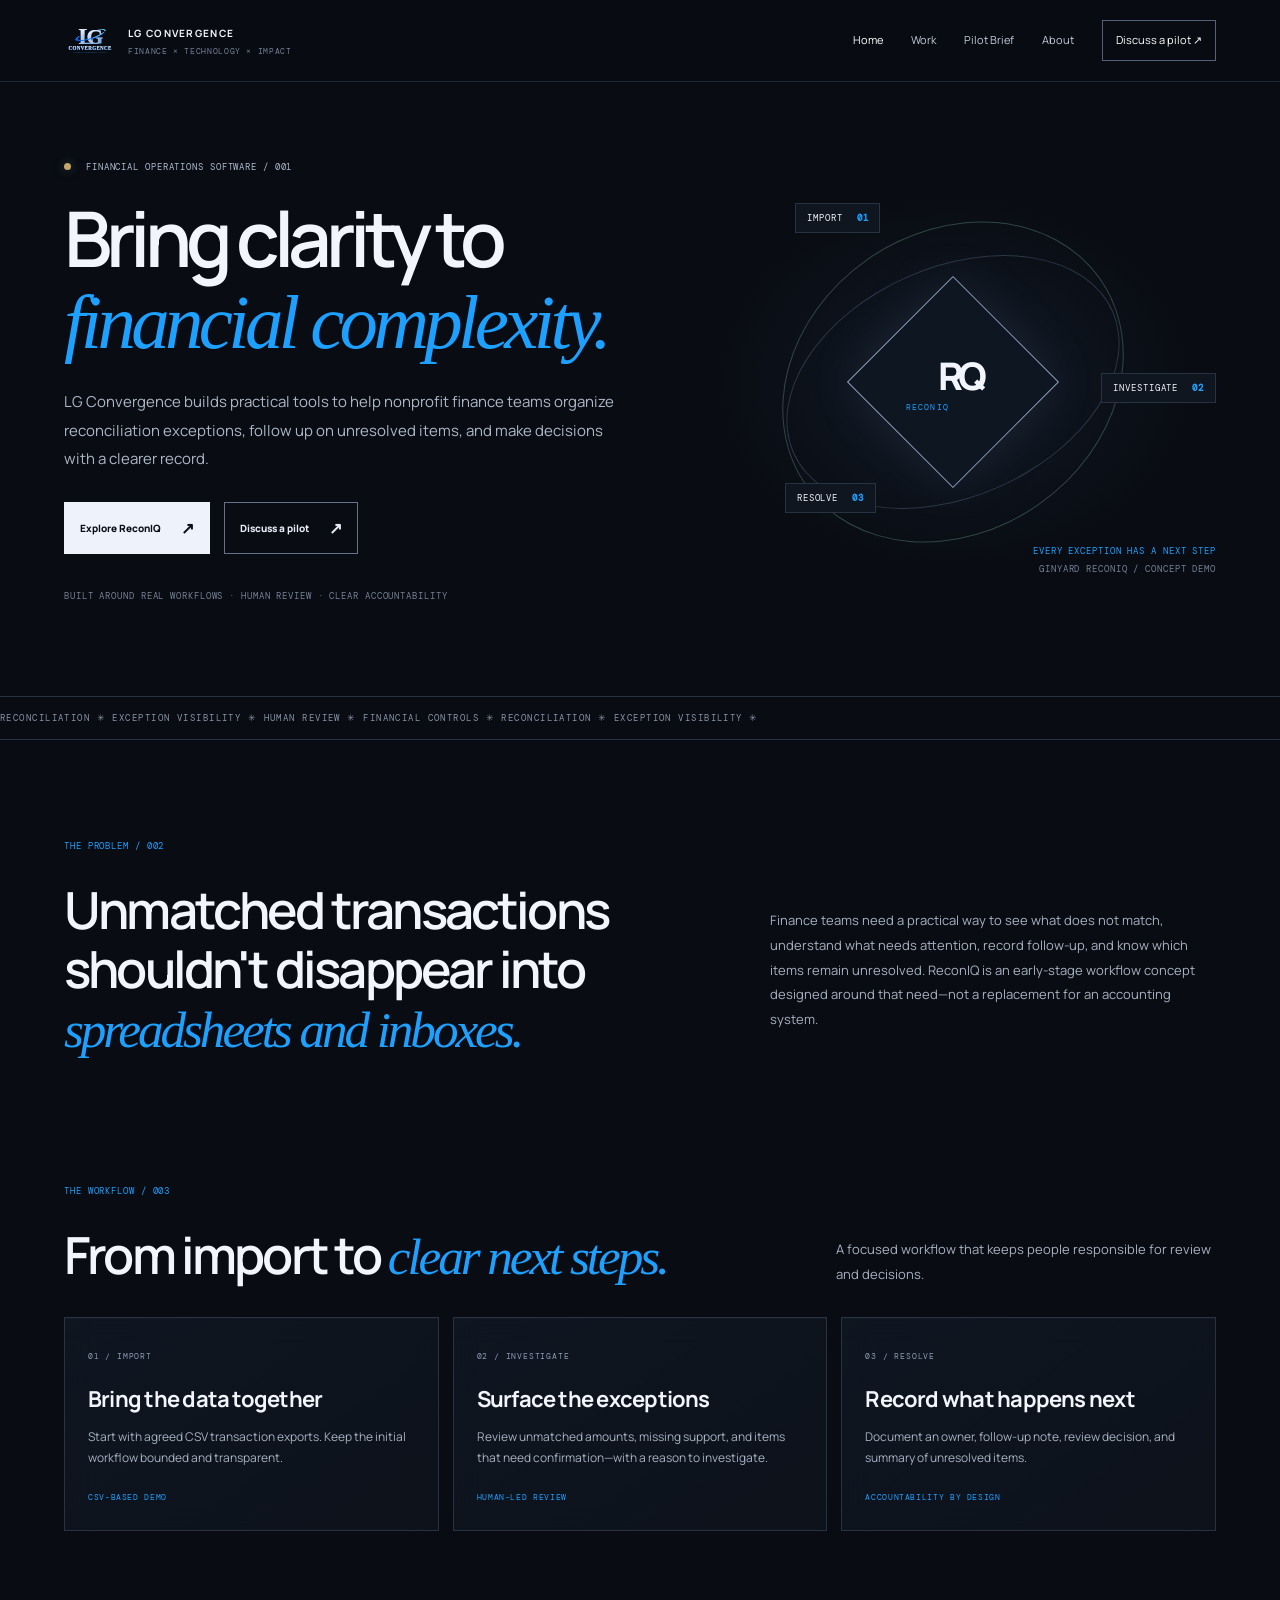
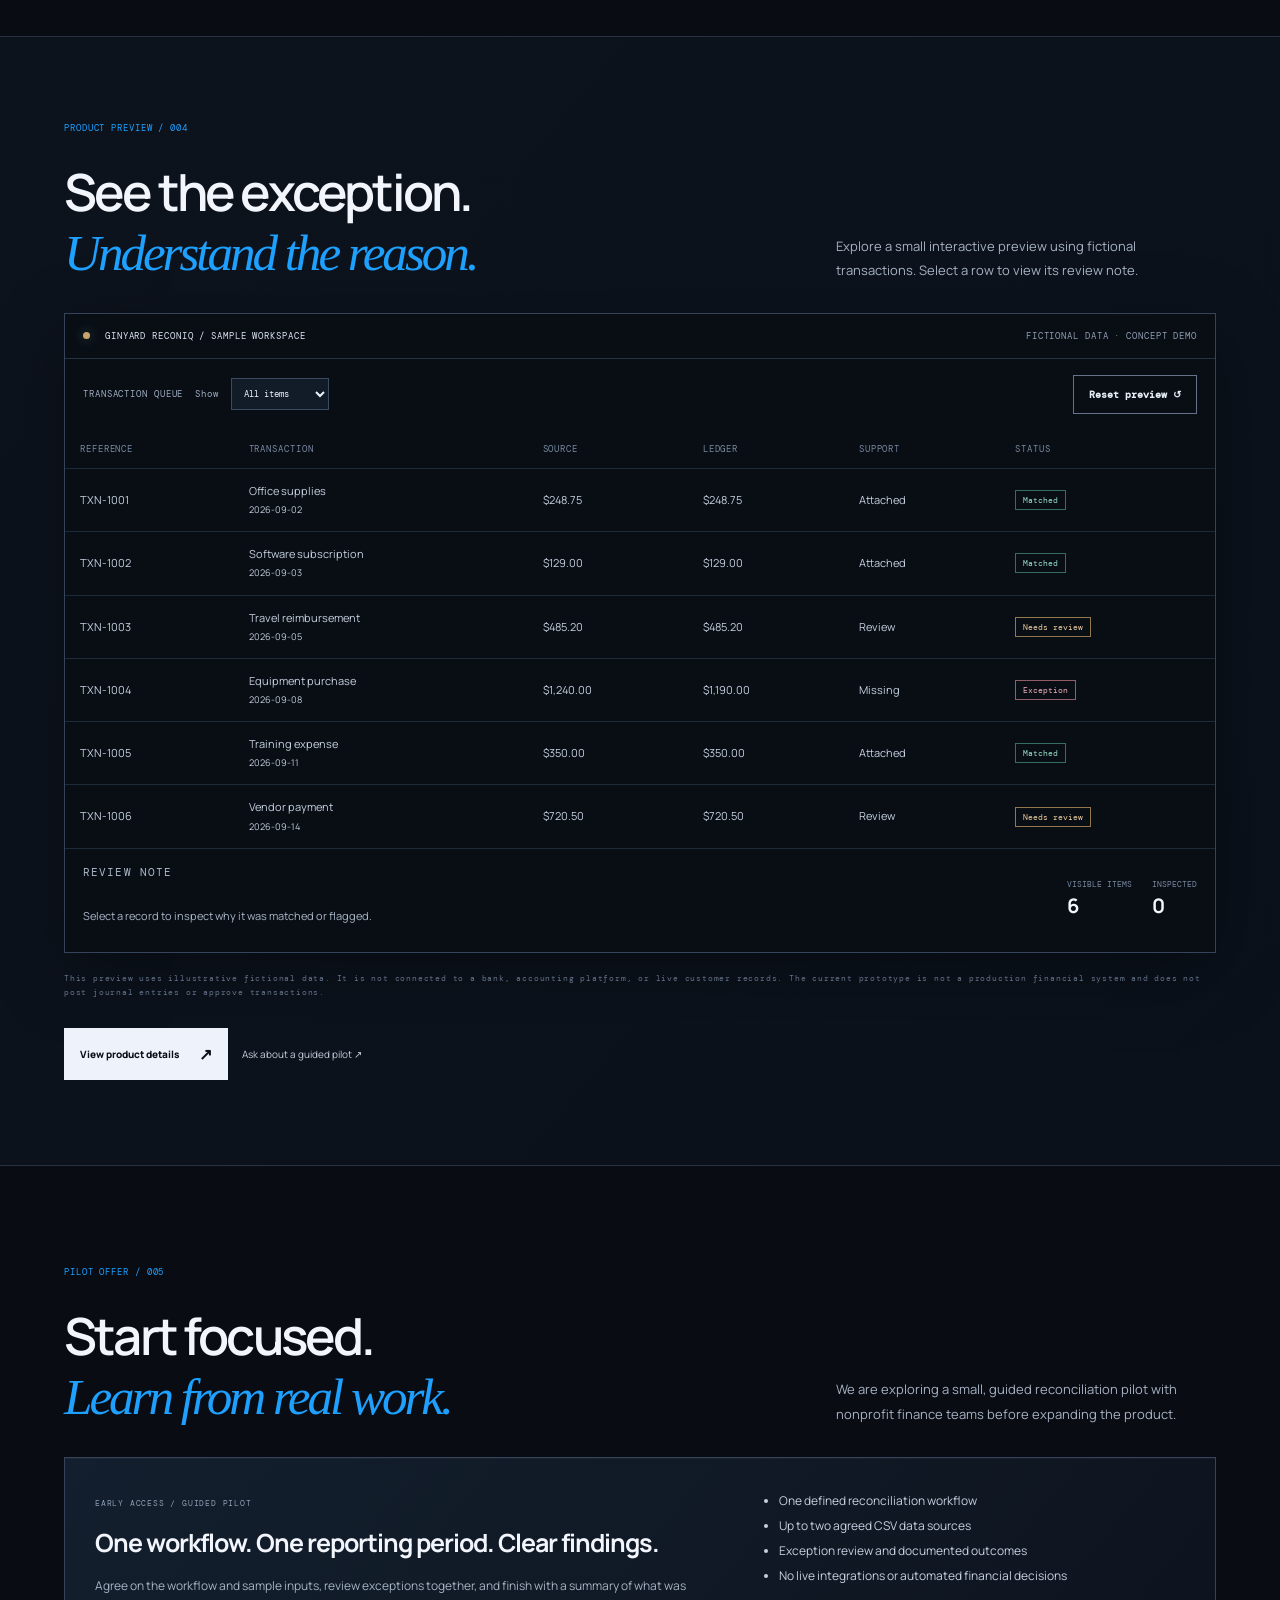
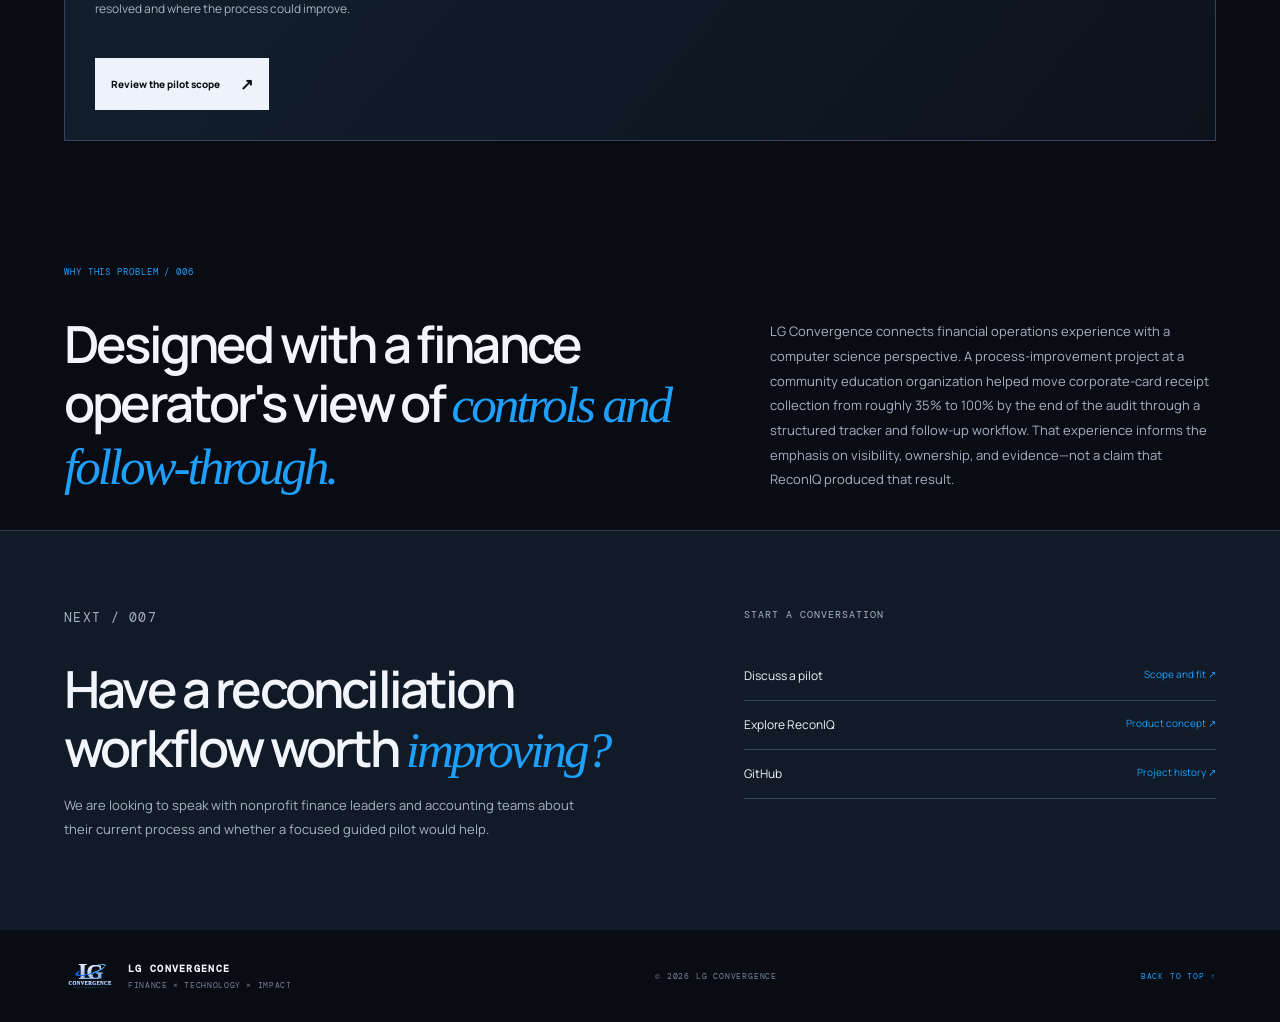
<file: index.html>
<!doctype html>
<html lang="en">
<head>
<meta charset="utf-8"><meta name="viewport" content="width=device-width, initial-scale=1">
<meta name="description" content="LG Convergence builds practical financial operations software to help nonprofit finance teams manage reconciliation exceptions and improve operational clarity.">
<meta name="theme-color" content="#090c12"><title>LG Convergence | Financial Operations, Made Clear</title>
<link rel="stylesheet" href="./style.css"><script src="./script.js" defer></script>
</head>
<body><a class="skip-link" href="#main">Skip to content</a>
<header class="site-header">
<a class="brand" href="./index.html" aria-label="LG Convergence home"><img class="brand-logo" src="./assets/lg-convergence.svg" alt="LG Convergence logo"><span><strong>LG CONVERGENCE</strong><small>FINANCE × TECHNOLOGY × IMPACT</small></span></a>
<button class="menu-toggle" type="button" aria-expanded="false" aria-controls="primary-nav">Menu <span>＋</span></button>
<nav id="primary-nav" class="nav" aria-label="Main navigation"><a href="./index.html" data-page="home">Home</a><a href="./work.html" data-page="work">Work</a><a href="./brief.html" data-page="brief">Pilot Brief</a><a href="./about.html" data-page="about">About</a><a href="./contact.html" data-page="contact" class="nav-cta">Discuss a pilot ↗</a></nav>
</header>
<main id="main">
<section class="hero wrap page-hero reconiq-hero" id="top">
<div class="hero-copy"><p class="eyebrow"><span class="dot"></span> FINANCIAL OPERATIONS SOFTWARE / 001</p>
<h1>Bring clarity to<br><em>financial complexity.</em></h1>
<p class="hero-lede">LG Convergence builds practical tools to help nonprofit finance teams organize reconciliation exceptions, follow up on unresolved items, and make decisions with a clearer record.</p>
<div class="hero-actions"><a class="button button-light" href="./work.html#demo">Explore ReconIQ <span>↗</span></a><a class="button button-outline" href="./contact.html">Discuss a pilot <span>↗</span></a></div>
<p class="hero-foot">BUILT AROUND REAL WORKFLOWS · HUMAN REVIEW · CLEAR ACCOUNTABILITY</p></div>
<div class="hero-visual reconiq-visual" aria-label="Abstract financial operations workflow illustration"><div class="orbit orbit-one"></div><div class="orbit orbit-two"></div><div class="core"><span>RQ</span><small>RECONIQ</small></div><div class="orbit-label label-top">IMPORT <b>01</b></div><div class="orbit-label label-right">INVESTIGATE <b>02</b></div><div class="orbit-label label-bottom">RESOLVE <b>03</b></div><p class="visual-caption">EVERY EXCEPTION HAS A NEXT STEP<br><span>GINYARD RECONIQ / CONCEPT DEMO</span></p></div>
</section>
<div class="ticker" aria-hidden="true"><div>RECONCILIATION ✳ EXCEPTION VISIBILITY ✳ HUMAN REVIEW ✳ FINANCIAL CONTROLS ✳ RECONCILIATION ✳ EXCEPTION VISIBILITY ✳</div></div>
<section class="section wrap"><p class="kicker">THE PROBLEM / 002</p><div class="thesis-grid"><h2>Unmatched transactions shouldn't disappear into <em>spreadsheets and inboxes.</em></h2><p>Finance teams need a practical way to see what does not match, understand what needs attention, record follow-up, and know which items remain unresolved. ReconIQ is an early-stage workflow concept designed around that need—not a replacement for an accounting system.</p></div></section>
<section class="section wrap"><div class="section-heading"><div><p class="kicker">THE WORKFLOW / 003</p><h2>From import to <em>clear next steps.</em></h2></div><p>A focused workflow that keeps people responsible for review and decisions.</p></div><div class="article-grid"><article class="article-card"><p class="article-category">01 / IMPORT</p><h3>Bring the data together</h3><p>Start with agreed CSV transaction exports. Keep the initial workflow bounded and transparent.</p><span class="article-status">CSV-BASED DEMO</span></article><article class="article-card"><p class="article-category">02 / INVESTIGATE</p><h3>Surface the exceptions</h3><p>Review unmatched amounts, missing support, and items that need confirmation—with a reason to investigate.</p><span class="article-status">HUMAN-LED REVIEW</span></article><article class="article-card"><p class="article-category">03 / RESOLVE</p><h3>Record what happens next</h3><p>Document an owner, follow-up note, review decision, and summary of unresolved items.</p><span class="article-status">ACCOUNTABILITY BY DESIGN</span></article></div></section>
<section class="demo-section"><div class="wrap"><div class="section-heading"><div><p class="kicker">PRODUCT PREVIEW / 004</p><h2>See the exception.<br><em>Understand the reason.</em></h2></div><p>Explore a small interactive preview using fictional transactions. Select a row to view its review note.</p></div><div class="demo-shell"><div class="demo-top"><div><span class="live-dot"></span> GINYARD RECONIQ / SAMPLE WORKSPACE</div><span>FICTIONAL DATA · CONCEPT DEMO</span></div><div class="demo-toolbar"><span>TRANSACTION QUEUE</span><label for="demo-filter">Show</label><select id="demo-filter"><option value="all">All items</option><option value="matched">Matched</option><option value="review">Needs review</option><option value="exception">Exceptions</option></select><button class="button button-outline" id="reset-demo" type="button">Reset preview ↺</button></div><div class="table-wrap"><table><thead><tr><th>REFERENCE</th><th>TRANSACTION</th><th>SOURCE</th><th>LEDGER</th><th>SUPPORT</th><th>STATUS</th></tr></thead><tbody id="transaction-rows"><tr><td colspan="6">Loading fictional demo records…</td></tr></tbody></table></div><div class="demo-bottom"><div><p class="kicker">REVIEW NOTE</p><p id="demo-explanation" aria-live="polite">Select a record to inspect why it was matched or flagged.</p></div><div class="demo-count"><span><small>VISIBLE ITEMS</small><strong id="demo-count">6</strong></span><span><small>INSPECTED</small><strong id="reviewed-count">0</strong></span></div></div></div><p class="fine-print">This preview uses illustrative fictional data. It is not connected to a bank, accounting platform, or live customer records. The current prototype is not a production financial system and does not post journal entries or approve transactions.</p><div class="hero-actions"><a class="button button-light" href="./work.html#reconiq">View product details <span>↗</span></a><a class="text-link" href="./contact.html">Ask about a guided pilot ↗</a></div></div></section>
<section class="section wrap"><div class="section-heading"><div><p class="kicker">PILOT OFFER / 005</p><h2>Start focused.<br><em>Learn from real work.</em></h2></div><p>We are exploring a small, guided reconciliation pilot with nonprofit finance teams before expanding the product.</p></div><div class="pilot-panel"><div><p class="article-category">EARLY ACCESS / GUIDED PILOT</p><h3>One workflow. One reporting period. Clear findings.</h3><p>Agree on the workflow and sample inputs, review exceptions together, and finish with a summary of what was resolved and where the process could improve.</p></div><ul><li>One defined reconciliation workflow</li><li>Up to two agreed CSV data sources</li><li>Exception review and documented outcomes</li><li>No live integrations or automated financial decisions</li></ul><a class="button button-light" href="./brief.html">Review the pilot scope <span>↗</span></a></div></section>
<section class="section wrap"><p class="kicker">WHY THIS PROBLEM / 006</p><div class="thesis-grid"><h2>Designed with a finance operator's view of <em>controls and follow-through.</em></h2><p>LG Convergence connects financial operations experience with a computer science perspective. A process-improvement project at a community education organization helped move corporate-card receipt collection from roughly 35% to 100% by the end of the audit through a structured tracker and follow-up workflow. That experience informs the emphasis on visibility, ownership, and evidence—not a claim that ReconIQ produced that result.</p></div></section>
<section class="contact-section"><div class="wrap contact-grid"><div><p class="kicker">NEXT / 007</p><h2>Have a reconciliation workflow worth <em>improving?</em></h2><p>We are looking to speak with nonprofit finance leaders and accounting teams about their current process and whether a focused guided pilot would help.</p></div><div class="contact-links"><p class="kicker">START A CONVERSATION</p><a href="./contact.html">Discuss a pilot <span>Scope and fit ↗</span></a><a href="./work.html#reconiq">Explore ReconIQ <span>Product concept ↗</span></a><a href="https://github.com/lnginyard/LorenzoGinyard" target="_blank" rel="noreferrer">GitHub <span>Project history ↗</span></a></div></div></section>
</main><footer class="footer"><a class="brand" href="./index.html"><img class="brand-logo" src="./assets/lg-convergence.svg" alt="LG Convergence logo"><span><strong>LG CONVERGENCE</strong><small>FINANCE × TECHNOLOGY × IMPACT</small></span></a><span>© <span id="year"></span> LG CONVERGENCE</span><a href="#top">BACK TO TOP ↑</a></footer>
</body></html>
</file>
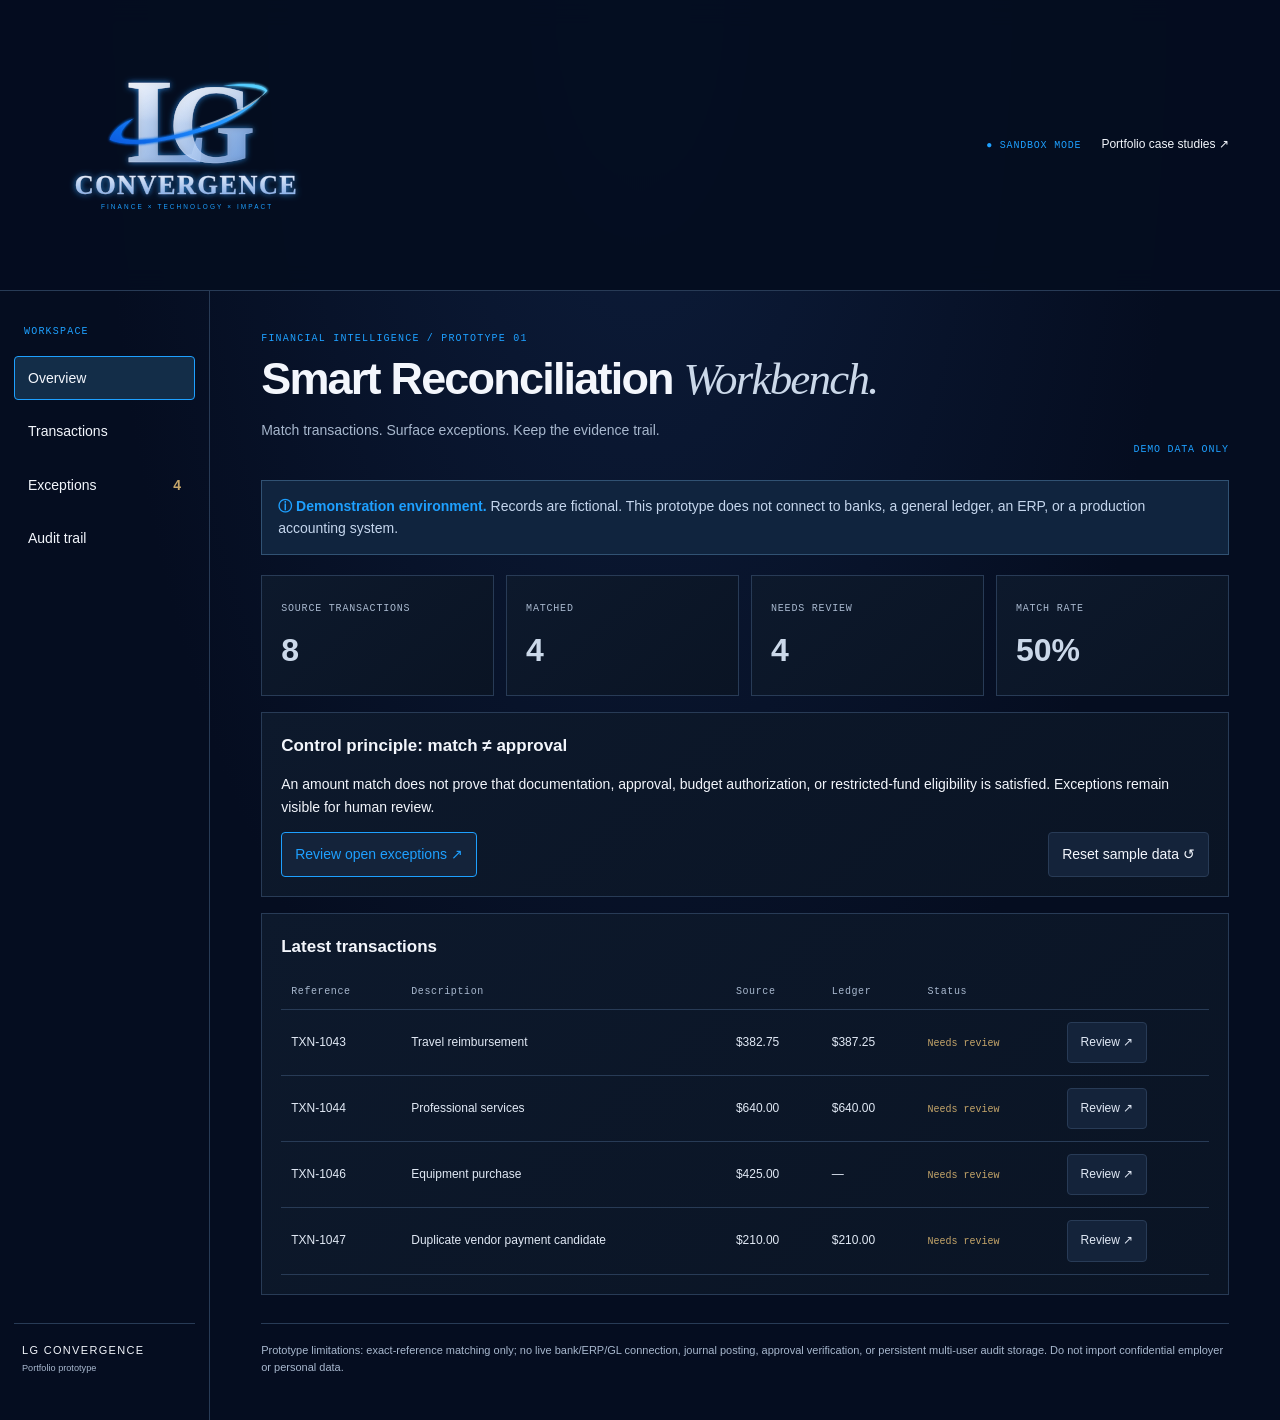
<file: reconciliation-workbench/index.html>
<!doctype html>
<html lang="en"><head><meta charset="utf-8"><meta name="viewport" content="width=device-width,initial-scale=1"><meta name="theme-color" content="#050d20"><meta name="description" content="LG Convergence Smart Reconciliation Workbench, a fictional-data financial controls prototype."><title>Smart Reconciliation Workbench | LG Convergence</title><link rel="stylesheet" href="style.css"><script src="app.js" defer></script></head><body>
<header class="top"><a href="../index.html" class="brand"><img src="../assets/lg-convergence.svg" alt="LG Convergence — Finance, Technology, Impact"></a><div class="topright"><span class="pill">● SANDBOX MODE</span><a href="../work.html">Portfolio case studies ↗</a></div></header>
<main class="shell"><aside class="side"><p class="eyebrow">WORKSPACE</p><button class="nav active" data-view="overview">Overview</button><button class="nav" data-view="transactions">Transactions</button><button class="nav" data-view="exceptions">Exceptions <b id="exception-count">4</b></button><button class="nav" data-view="audit">Audit trail</button><div class="sidefoot">LG CONVERGENCE<br><small>Portfolio prototype</small></div></aside>
<section class="main"><div class="heading"><div><p class="eyebrow">FINANCIAL INTELLIGENCE / PROTOTYPE 01</p><h1>Smart Reconciliation <em>Workbench.</em></h1><p class="muted">Match transactions. Surface exceptions. Keep the evidence trail.</p></div><span class="badge">DEMO DATA ONLY</span></div>
<div class="notice"><b>ⓘ Demonstration environment.</b> Records are fictional. This prototype does not connect to banks, a general ledger, an ERP, or a production accounting system.</div>
<section class="view active" id="overview"><div class="metrics"><article><small>SOURCE TRANSACTIONS</small><strong id="total">8</strong></article><article><small>MATCHED</small><strong id="matched">4</strong></article><article><small>NEEDS REVIEW</small><strong id="review">4</strong></article><article><small>MATCH RATE</small><strong id="rate">50%</strong></article></div><div class="panel"><h2>Control principle: match ≠ approval</h2><p>An amount match does not prove that documentation, approval, budget authorization, or restricted-fund eligibility is satisfied. Exceptions remain visible for human review.</p><div class="actions"><button class="primary" data-goto="exceptions">Review open exceptions ↗</button><button id="reset">Reset sample data ↺</button></div></div><div class="panel"><h2>Latest transactions</h2><div class="tablewrap"><table><thead><tr><th>Reference</th><th>Description</th><th>Source</th><th>Ledger</th><th>Status</th><th></th></tr></thead><tbody id="overview-rows"></tbody></table></div></div></section>
<section class="view" id="transactions"><div class="panel"><div class="row"><div><h2>Transaction register</h2><p class="muted">Search records or import a CSV source extract.</p></div><label class="upload">Import source CSV<input type="file" id="csv" accept=".csv,text/csv"></label></div><div class="toolbar"><input id="search" placeholder="Search reference, description, owner…"><select id="filter"><option value="all">All statuses</option><option value="matched">Matched</option><option value="review">Needs review</option><option value="resolved">Reviewed / resolved</option></select><button id="export">Export CSV ↓</button></div><div class="tablewrap"><table><thead><tr><th>Reference</th><th>Date</th><th>Description</th><th>Source</th><th>Ledger</th><th>Support</th><th>Status</th><th></th></tr></thead><tbody id="rows"></tbody></table></div></div></section>
<section class="view" id="exceptions"><div class="panel"><h2>Exception review queue</h2><p class="muted">Assign an owner, record a decision, and document the rationale. Changes are recorded in this browser session only.</p><div id="exception-list"></div></div></section>
<section class="view" id="audit"><div class="panel"><h2>Session audit trail</h2><p class="muted">Illustrative activity log; not immutable or compliant production audit storage.</p><button id="clear-audit">Clear session log</button><ol id="audit-list"></ol></div></section>
<p class="footnote">Prototype limitations: exact-reference matching only; no live bank/ERP/GL connection, journal posting, approval verification, or persistent multi-user audit storage. Do not import confidential employer or personal data.</p></section></main></body></html>
</file>
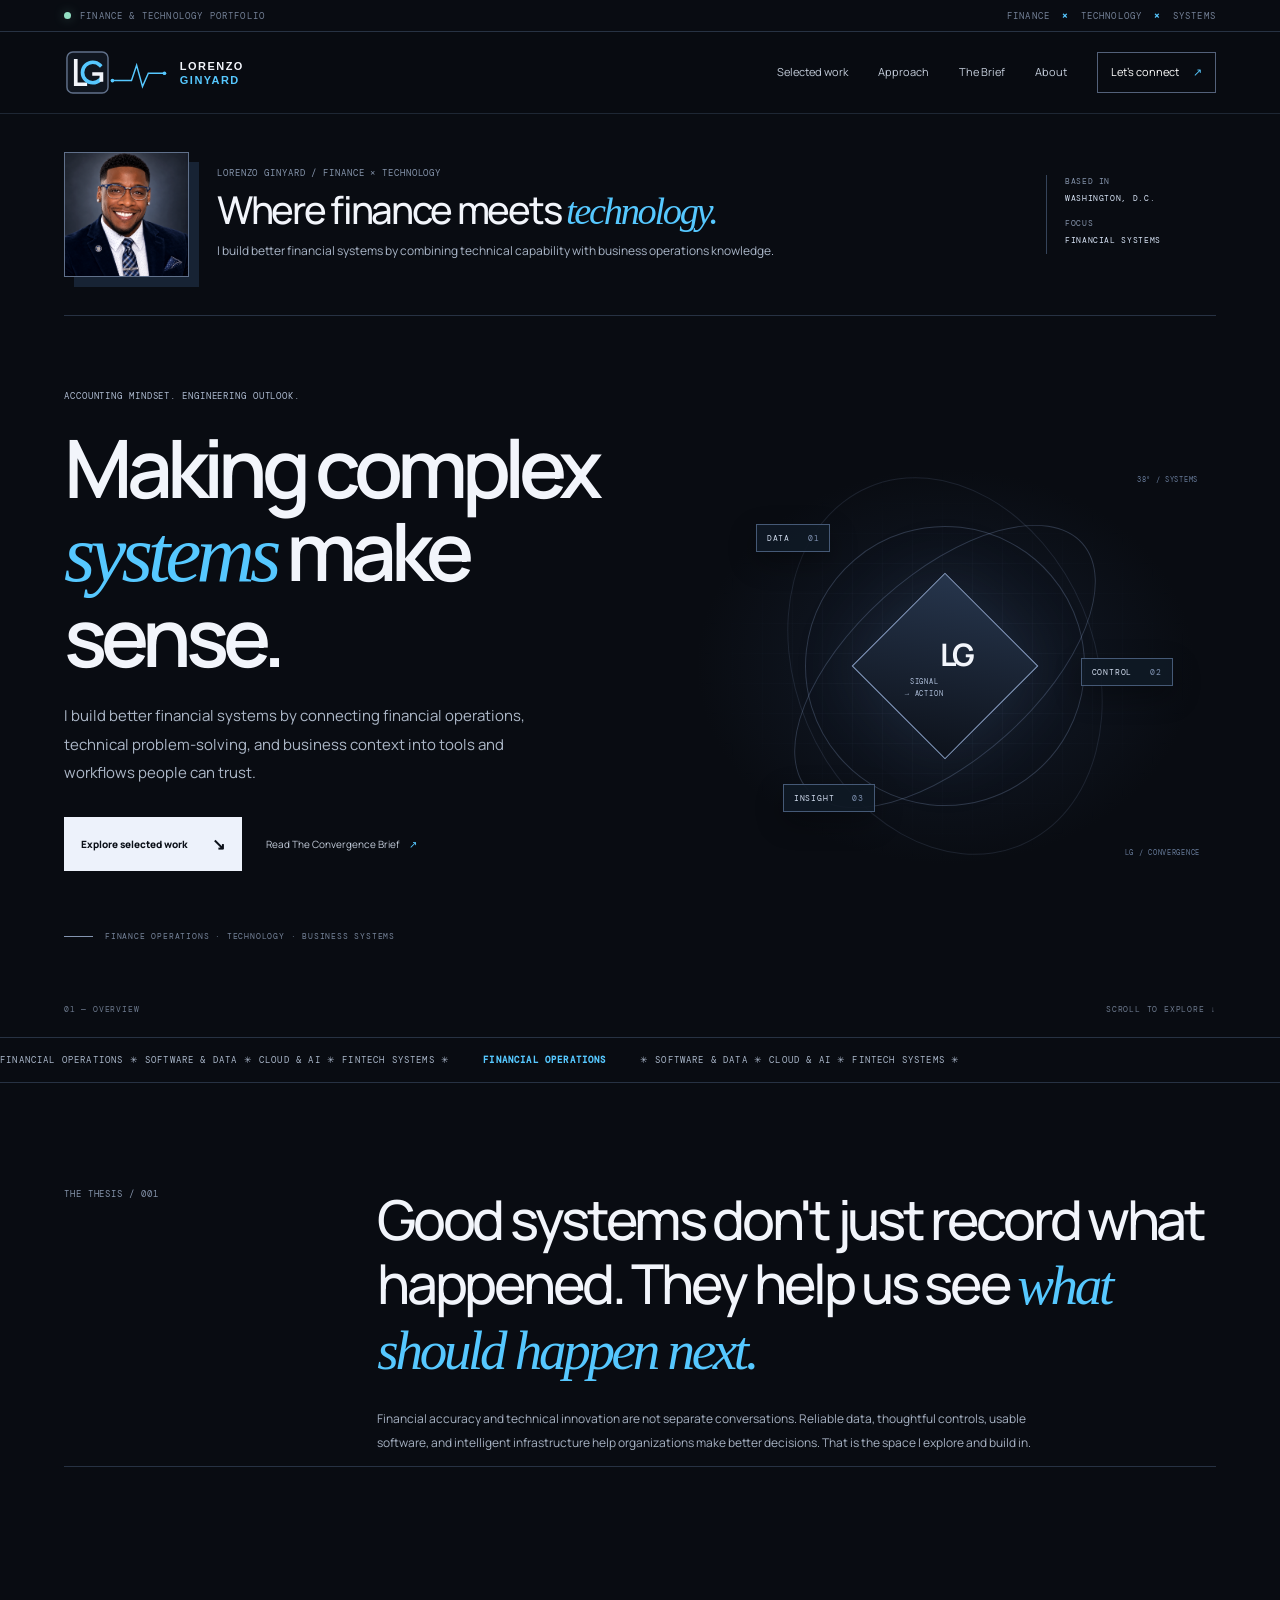
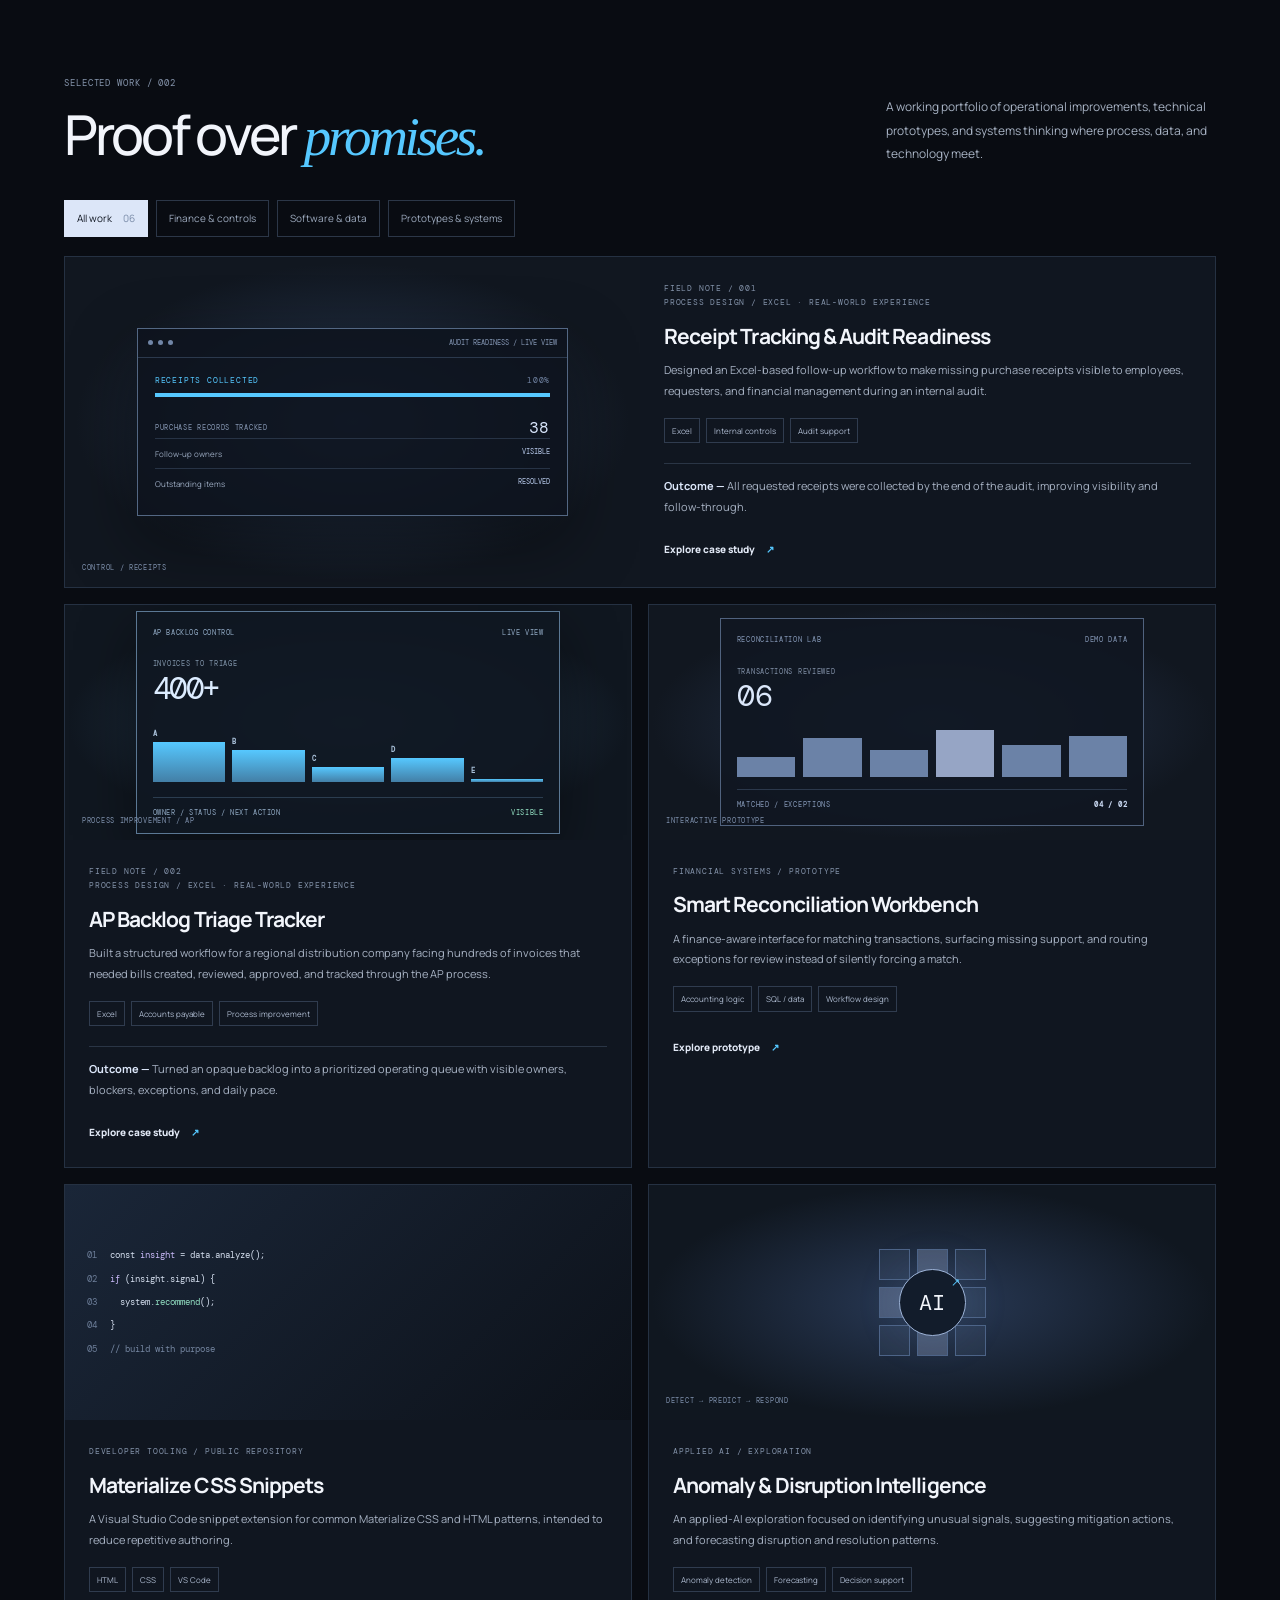
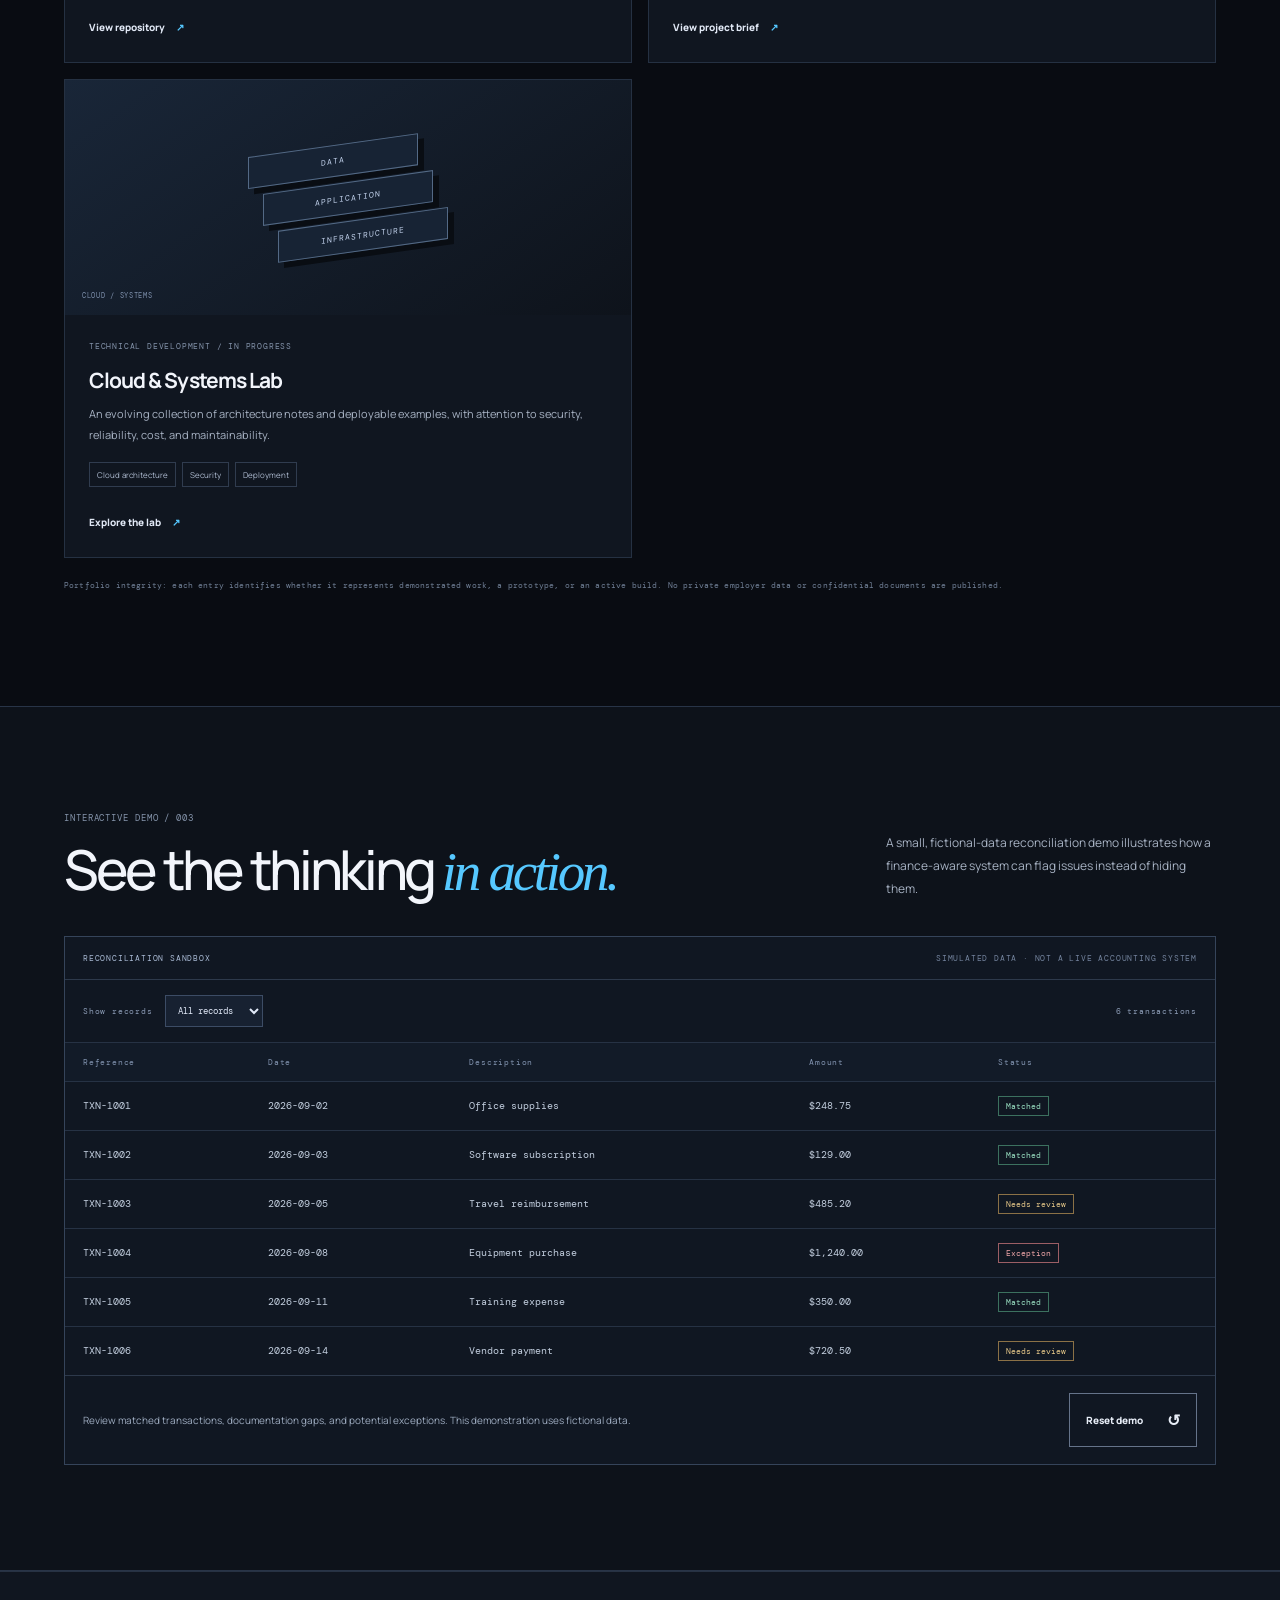
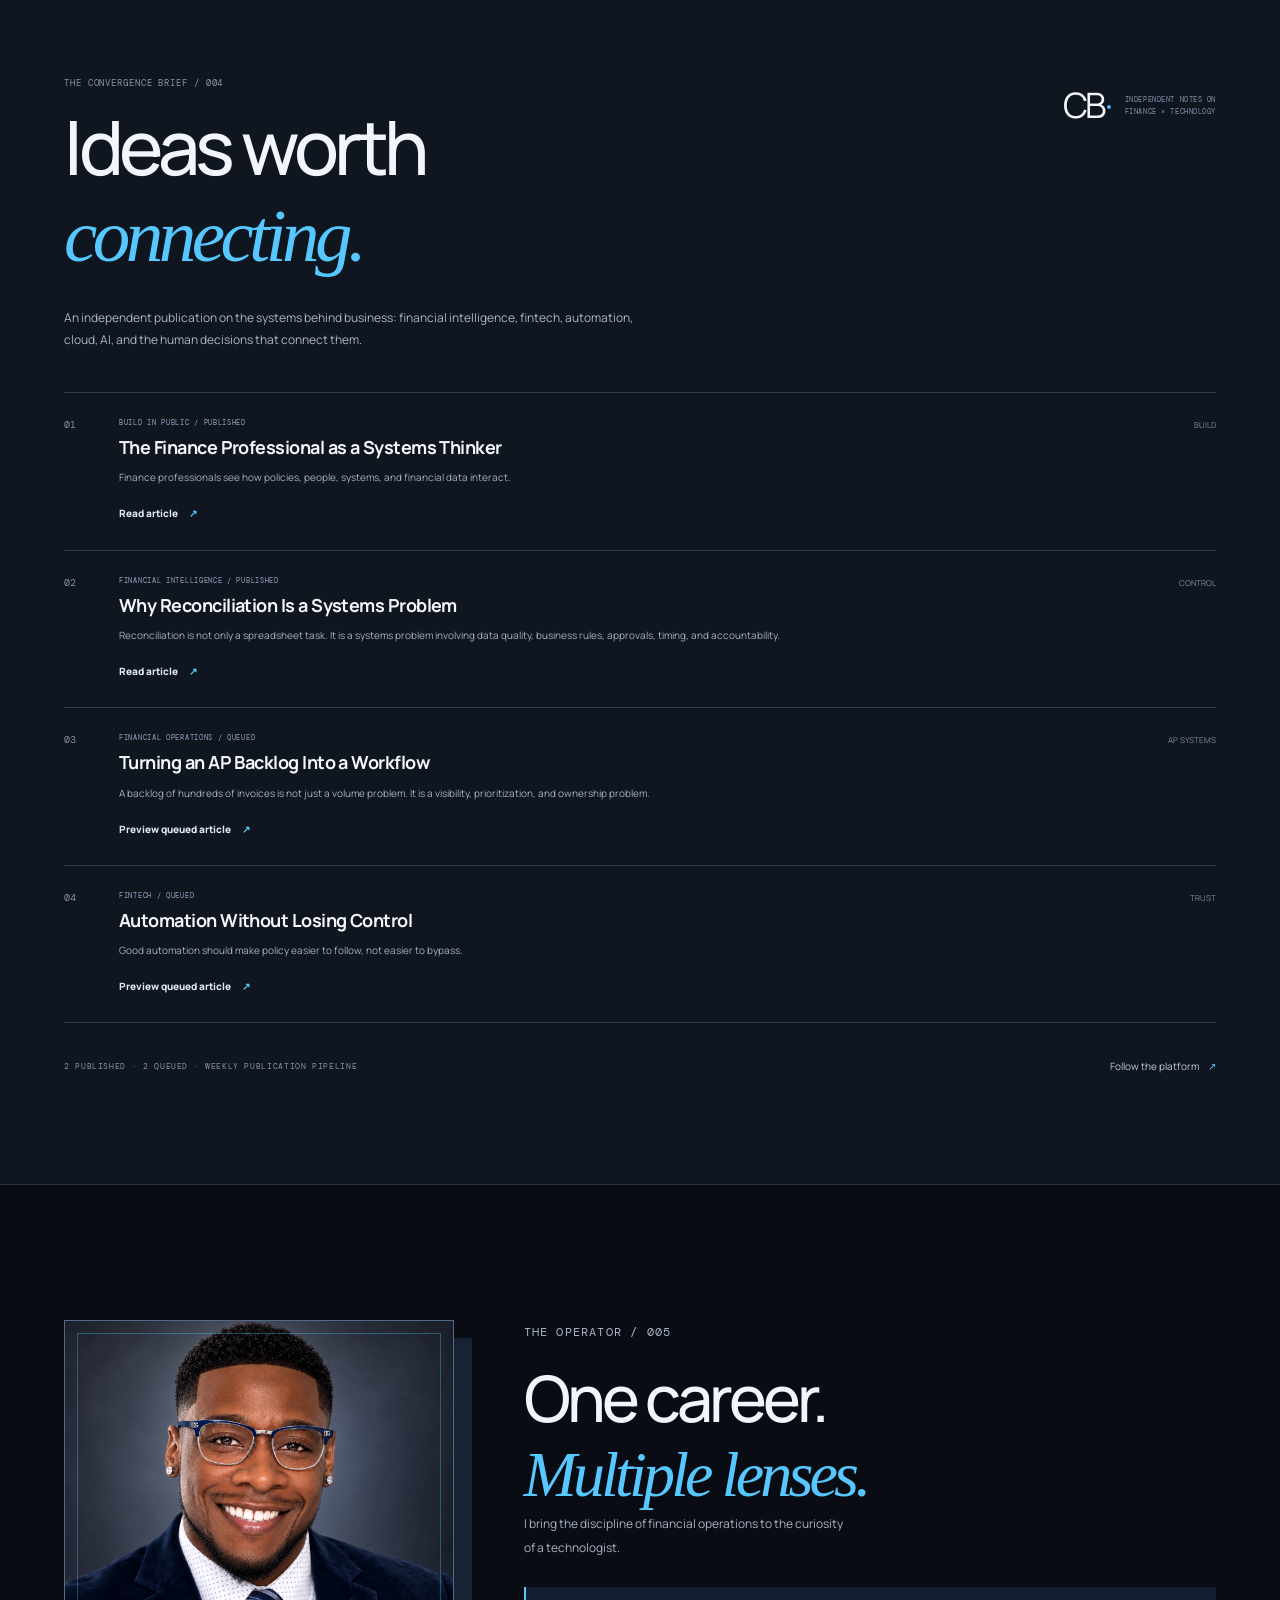
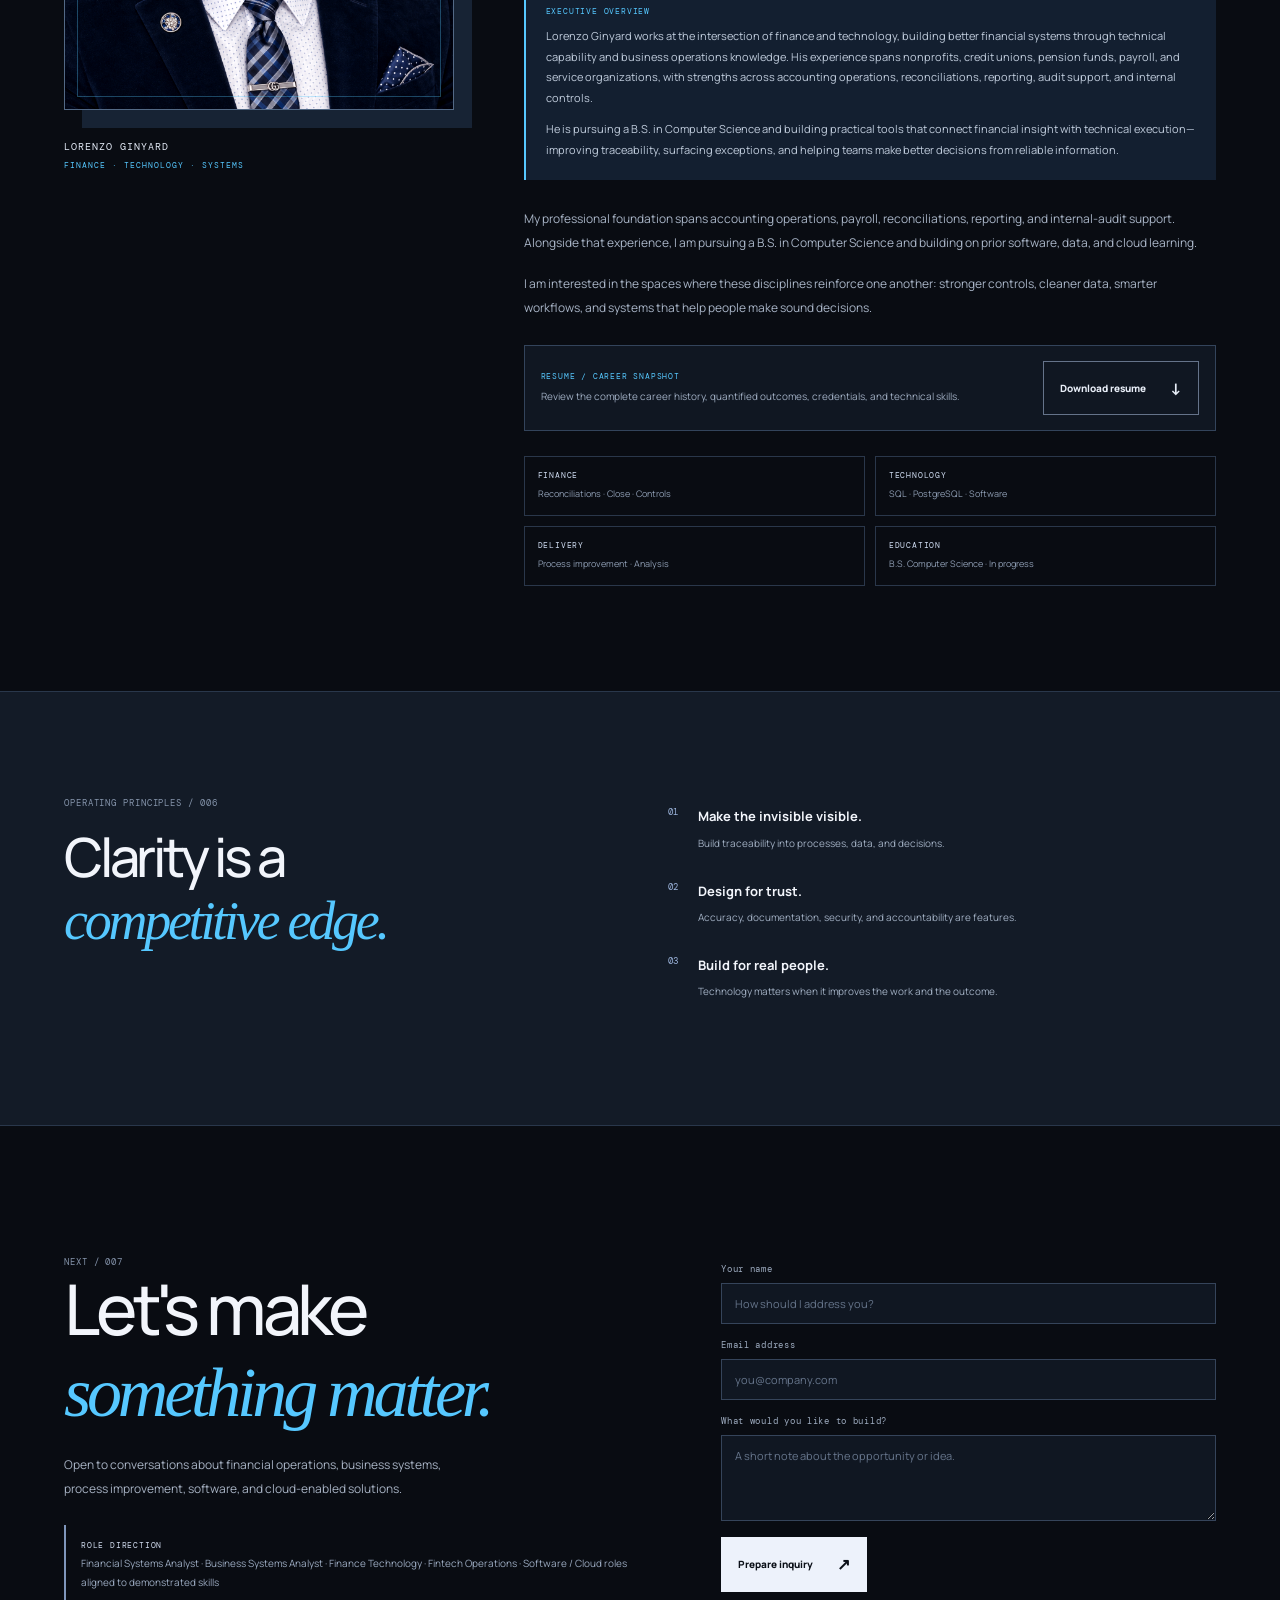
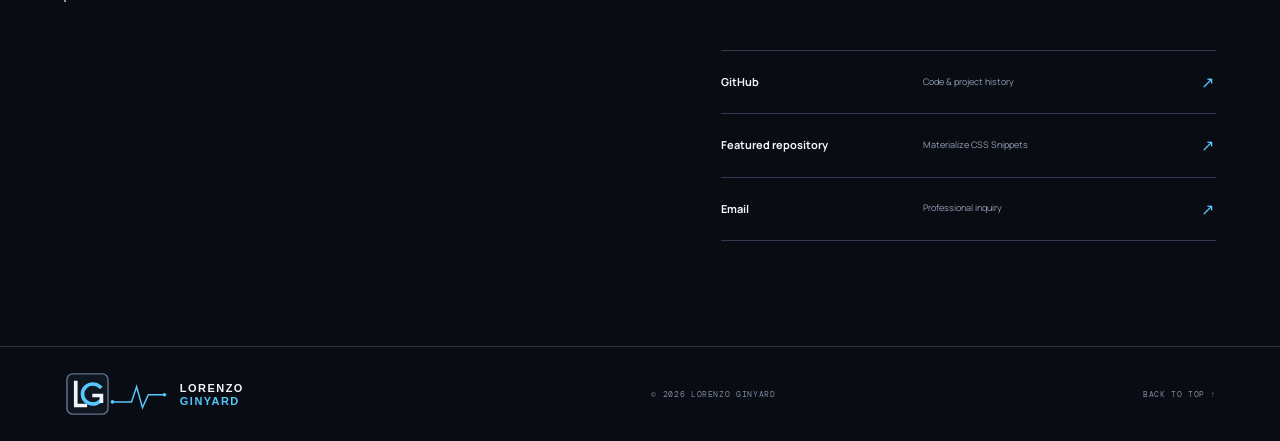
<file: src/index.html>
<!doctype html>
<html lang="en">
<head>
  <meta charset="UTF-8">
  <meta name="viewport" content="width=device-width, initial-scale=1.0">
  <meta name="description" content="Lorenzo Ginyard builds clear, controlled systems where finance, technology, and data meet.">
  <meta name="theme-color" content="#090c12">
  <title>Lorenzo Ginyard | Finance × Technology × Systems</title>
  <link rel="icon" href="./favicon.svg" type="image/svg+xml">
  <link rel="preconnect" href="https://fonts.googleapis.com">
  <link rel="preconnect" href="https://fonts.gstatic.com" crossorigin>
  <link href="https://fonts.googleapis.com/css2?family=DM+Mono:wght@400;500&family=Manrope:wght@400;500;600;700;800&display=swap" rel="stylesheet">
  <link rel="stylesheet" href="./style.css">
  <script src="./script.js" defer></script>
</head>
<body>
  <a class="skip-link" href="#main-content">Skip to content</a>
  <div class="announcement">
    <span><i class="status-dot" aria-hidden="true"></i>FINANCE &amp; TECHNOLOGY PORTFOLIO</span>
    <span>FINANCE <b>×</b> TECHNOLOGY <b>×</b> SYSTEMS</span>
  </div>

  <header class="site-header">
    <a class="brand" href="#top" aria-label="Lorenzo Ginyard home">
      <img class="brand-logo" src="./logo.svg" alt="Lorenzo Ginyard">
    </a>
    <button class="menu-toggle" type="button" aria-controls="primary-nav" aria-expanded="false">
      MENU <span aria-hidden="true">＋</span>
    </button>
    <nav id="primary-nav" class="nav" aria-label="Primary navigation">
      <a href="#work">Selected work</a>
      <a href="#approach">Approach</a>
      <a href="#brief">The Brief</a>
      <a href="#about">About</a>
      <a class="nav-cta" href="#contact">Let's connect <span aria-hidden="true">↗</span></a>
    </nav>
  </header>

  <main id="main-content">
    <section class="profile-intro wrap" aria-labelledby="profile-intro-title">
      <div class="profile-intro-photo">
        <img src="./profile-photo.png" alt="Professional portrait of Lorenzo Ginyard">
      </div>
      <div class="profile-intro-copy">
        <p class="kicker">LORENZO GINYARD / FINANCE × TECHNOLOGY</p>
        <h2 id="profile-intro-title">Where finance meets <em>technology.</em></h2>
        <p>I build better financial systems by combining technical capability with business operations knowledge.</p>
      </div>
      <div class="profile-intro-meta">
        <span>BASED IN</span>
        <strong>WASHINGTON, D.C.</strong>
        <span>FOCUS</span>
        <strong>FINANCIAL SYSTEMS</strong>
      </div>
    </section>
    <section id="top" class="hero wrap" aria-labelledby="hero-title">
      <div class="hero-copy">
        <p class="eyebrow">ACCOUNTING MINDSET. ENGINEERING OUTLOOK.</p>
        <h1 id="hero-title">Making complex<br><em>systems</em> make sense.</h1>
        <p class="hero-lede">I build better financial systems by connecting financial operations, technical problem-solving, and business context into tools and workflows people can trust.</p>
        <div class="hero-actions">
          <a class="button button-light" href="#work">Explore selected work <span aria-hidden="true">↘</span></a>
          <a class="text-link" href="#brief">Read The Convergence Brief <span aria-hidden="true">↗</span></a>
        </div>
        <div class="hero-proof">
          <span class="proof-line" aria-hidden="true"></span>
          <p>FINANCE OPERATIONS · TECHNOLOGY · BUSINESS SYSTEMS</p>
        </div>
      </div>
      <div class="hero-visual" aria-label="Interactive systems visualization">
        <div class="visual-grid" aria-hidden="true"></div>
        <div class="orbit orbit-a" aria-hidden="true"></div>
        <div class="orbit orbit-b" aria-hidden="true"></div>
        <div class="orbit orbit-c" aria-hidden="true"></div>
        <div class="hero-core"><span>LG</span><small>SIGNAL<br>→ ACTION</small></div>
        <div class="visual-node node-a">DATA <span>01</span></div>
        <div class="visual-node node-b">CONTROL <span>02</span></div>
        <div class="visual-node node-c">INSIGHT <span>03</span></div>
        <span class="visual-coordinate coord-a">38° / SYSTEMS</span>
        <span class="visual-coordinate coord-b">LG / CONVERGENCE</span>
      </div>
      <div class="hero-index"><span>01 — OVERVIEW</span><span>SCROLL TO EXPLORE ↓</span></div>
    </section>

    <div class="ticker" aria-label="Areas of focus">
      <div>FINANCIAL OPERATIONS ✳ SOFTWARE &amp; DATA ✳ CLOUD &amp; AI ✳ FINTECH SYSTEMS ✳ <b>FINANCIAL OPERATIONS</b> ✳ SOFTWARE &amp; DATA ✳ CLOUD &amp; AI ✳ FINTECH SYSTEMS ✳</div>
    </div>

    <section id="approach" class="section wrap">
      <div class="intro">
        <p class="kicker">THE THESIS / 001</p>
        <div>
          <h2>Good systems don't just record what happened. They help us see <em>what should happen next.</em></h2>
          <p class="body-copy">Financial accuracy and technical innovation are not separate conversations. Reliable data, thoughtful controls, usable software, and intelligent infrastructure help organizations make better decisions. That is the space I explore and build in.</p>
        </div>
      </div>
    </section>

    <section id="work" class="section wrap" aria-labelledby="work-title">
      <div class="section-heading">
        <div><p class="kicker">SELECTED WORK / 002</p><h2 id="work-title">Proof over <em>promises.</em></h2></div>
        <p class="body-copy">A working portfolio of operational improvements, technical prototypes, and systems thinking where process, data, and technology meet.</p>
      </div>
      <div class="filter-bar" role="group" aria-label="Filter projects">
        <button class="filter active" type="button" data-filter="all" aria-pressed="true">All work <span>06</span></button>
        <button class="filter" type="button" data-filter="finance" aria-pressed="false">Finance &amp; controls</button>
        <button class="filter" type="button" data-filter="software" aria-pressed="false">Software &amp; data</button>
        <button class="filter" type="button" data-filter="concept" aria-pressed="false">Prototypes &amp; systems</button>
      </div>
      <div class="project-grid">
        <article class="project-card featured" data-category="finance">
          <div class="project-art receipt-art" aria-hidden="true">
            <div class="mini-window"><div class="mini-window-bar"><i></i><i></i><i></i><span>AUDIT READINESS / LIVE VIEW</span></div><div class="mini-window-body"><div class="mini-label">RECEIPTS COLLECTED <b>100%</b></div><div class="progress"><span></span></div><div class="metric-row"><span>PURCHASE RECORDS TRACKED</span><strong>38</strong></div><div class="audit-row"><span>Follow-up owners</span><b>VISIBLE</b></div><div class="audit-row"><span>Outstanding items</span><b>RESOLVED</b></div></div></div>
            <span class="art-index">CONTROL / RECEIPTS</span>
          </div>
          <div class="project-info"><p class="project-meta">FIELD NOTE / 001<br>PROCESS DESIGN / EXCEL · REAL-WORLD EXPERIENCE</p><h3>Receipt Tracking &amp; Audit Readiness</h3><p>Designed an Excel-based follow-up workflow to make missing purchase receipts visible to employees, requesters, and financial management during an internal audit.</p><div class="tags"><span>Excel</span><span>Internal controls</span><span>Audit support</span></div><p class="outcome"><b>Outcome —</b> All requested receipts were collected by the end of the audit, improving visibility and follow-through.</p><button class="inline-action" type="button" data-open="automation">Explore case study <span aria-hidden="true">↗</span></button></div>
        </article>
        <article class="project-card" data-category="finance software">
          <div class="project-art backlog-art" aria-hidden="true"><div class="backlog-panel"><div class="backlog-head"><span>AP BACKLOG CONTROL</span><span>LIVE VIEW</span></div><div class="backlog-total"><small>INVOICES TO TRIAGE</small><strong>400+</strong></div><div class="backlog-bars"><i><b>A</b><span></span></i><i><b>B</b><span></span></i><i><b>C</b><span></span></i><i><b>D</b><span></span></i><i><b>E</b><span></span></i></div><div class="backlog-foot"><span>OWNER / STATUS / NEXT ACTION</span><b>VISIBLE</b></div></div><span class="art-index">PROCESS IMPROVEMENT / AP</span></div>
          <div class="project-info"><p class="project-meta">FIELD NOTE / 002<br>PROCESS DESIGN / EXCEL · REAL-WORLD EXPERIENCE</p><h3>AP Backlog Triage Tracker</h3><p>Built a structured workflow for a regional distribution company facing hundreds of invoices that needed bills created, reviewed, approved, and tracked through the AP process.</p><div class="tags"><span>Excel</span><span>Accounts payable</span><span>Process improvement</span></div><p class="outcome"><b>Outcome —</b> Turned an opaque backlog into a prioritized operating queue with visible owners, blockers, exceptions, and daily pace.</p><button class="inline-action" type="button" data-open="ap-backlog">Explore case study <span aria-hidden="true">↗</span></button></div>
        </article>
        <article class="project-card" data-category="finance software concept">
          <div class="project-art ledger-art" aria-hidden="true"><div class="ledger-panel"><div class="ledger-head"><span>RECONCILIATION LAB</span><span>DEMO DATA</span></div><div class="ledger-stat"><small>TRANSACTIONS REVIEWED</small><strong>06</strong></div><div class="ledger-bars"><i></i><i></i><i></i><i></i><i></i><i></i></div><div class="ledger-foot"><span>MATCHED / EXCEPTIONS</span><b>04 / 02</b></div></div><span class="art-index">INTERACTIVE PROTOTYPE</span></div>
          <div class="project-info"><p class="project-meta">FINANCIAL SYSTEMS / PROTOTYPE</p><h3>Smart Reconciliation Workbench</h3><p>A finance-aware interface for matching transactions, surfacing missing support, and routing exceptions for review instead of silently forcing a match.</p><div class="tags"><span>Accounting logic</span><span>SQL / data</span><span>Workflow design</span></div><button class="inline-action" type="button" data-open="reconciliation">Explore prototype <span aria-hidden="true">↗</span></button></div>
        </article>
        <article class="project-card" data-category="software">
          <div class="project-art code-art" aria-hidden="true"><div class="code-window"><p><span>01</span>const <b>insight</b> = data.analyze();</p><p><span>02</span><b>if</b> (insight.signal) {</p><p><span>03</span>&nbsp;&nbsp;system.<em>recommend</em>();</p><p><span>04</span>}</p><p><span>05</span><i>// build with purpose</i></p></div></div>
          <div class="project-info"><p class="project-meta">DEVELOPER TOOLING / PUBLIC REPOSITORY</p><h3>Materialize CSS Snippets</h3><p>A Visual Studio Code snippet extension for common Materialize CSS and HTML patterns, intended to reduce repetitive authoring.</p><div class="tags"><span>HTML</span><span>CSS</span><span>VS Code</span></div><a class="inline-action" href="https://github.com/lnginyard" target="_blank" rel="noreferrer">View repository <span aria-hidden="true">↗</span></a></div>
        </article>
        <article class="project-card" data-category="concept software">
          <div class="project-art ai-art" aria-hidden="true"><div class="signal-map"><i></i><i></i><i></i><i></i><i></i><i></i><i></i><i></i><i></i></div><div class="ai-core">AI<span>↗</span></div><span class="art-index">DETECT → PREDICT → RESPOND</span></div>
          <div class="project-info"><p class="project-meta">APPLIED AI / EXPLORATION</p><h3>Anomaly &amp; Disruption Intelligence</h3><p>An applied-AI exploration focused on identifying unusual signals, suggesting mitigation actions, and forecasting disruption and resolution patterns.</p><div class="tags"><span>Anomaly detection</span><span>Forecasting</span><span>Decision support</span></div><button class="inline-action" type="button" data-open="ai">View project brief <span aria-hidden="true">↗</span></button></div>
        </article>
        <article class="project-card" data-category="concept software">
          <div class="project-art cloud-art" aria-hidden="true"><div class="cloud-stack"><span>DATA</span><span>APPLICATION</span><span>INFRASTRUCTURE</span></div><span class="art-index">CLOUD / SYSTEMS</span></div>
          <div class="project-info"><p class="project-meta">TECHNICAL DEVELOPMENT / IN PROGRESS</p><h3>Cloud &amp; Systems Lab</h3><p>An evolving collection of architecture notes and deployable examples, with attention to security, reliability, cost, and maintainability.</p><div class="tags"><span>Cloud architecture</span><span>Security</span><span>Deployment</span></div><button class="inline-action" type="button" data-open="cloud">Explore the lab <span aria-hidden="true">↗</span></button></div>
        </article>
      </div>
      <p class="fine-print">Portfolio integrity: each entry identifies whether it represents demonstrated work, a prototype, or an active build. No private employer data or confidential documents are published.</p>
    </section>

    <section id="demo" class="section demo-section" aria-labelledby="demo-title">
      <div class="wrap">
        <div class="section-heading"><div><p class="kicker">INTERACTIVE DEMO / 003</p><h2 id="demo-title">See the thinking <em>in action.</em></h2></div><p class="body-copy">A small, fictional-data reconciliation demo illustrates how a finance-aware system can flag issues instead of hiding them.</p></div>
        <div class="demo-shell">
          <div class="demo-top"><span>RECONCILIATION SANDBOX</span><span>SIMULATED DATA · NOT A LIVE ACCOUNTING SYSTEM</span></div>
          <div class="demo-controls"><label for="demo-filter">Show records</label><select id="demo-filter"><option value="all">All records</option><option value="matched">Matched</option><option value="review">Needs review</option><option value="exception">Exceptions</option></select><span id="demo-count">6 transactions</span></div>
          <div class="table-wrap"><table><caption class="sr-only">Fictional reconciliation transactions</caption><thead><tr><th>Reference</th><th>Date</th><th>Description</th><th>Amount</th><th>Status</th></tr></thead><tbody id="transaction-rows"></tbody></table></div>
          <div class="demo-bottom"><p id="demo-explanation">Review matched transactions, documentation gaps, and potential exceptions. This demonstration uses fictional data.</p><button id="reset-demo" class="button button-outline" type="button">Reset demo <span aria-hidden="true">↺</span></button></div>
        </div>
      </div>
    </section>

    <section id="brief" class="section brief-section" aria-labelledby="brief-title">
      <div class="wrap"><div class="brief-top"><div><p class="kicker">THE CONVERGENCE BRIEF / 004</p><h2 id="brief-title">Ideas worth<br><em>connecting.</em></h2></div><div class="brief-mark" aria-label="The Convergence Brief">CB<span>·</span><small>INDEPENDENT NOTES ON<br>FINANCE × TECHNOLOGY</small></div></div><p class="brief-description">An independent publication on the systems behind business: financial intelligence, fintech, automation, cloud, AI, and the human decisions that connect them.</p>
        <div id="brief-articles" class="article-list" aria-live="polite">
          <noscript><p class="body-copy">Enable JavaScript to browse the latest Convergence Brief archive.</p></noscript>
        </div>
        <div class="publication-footer"><p id="brief-status">ARCHIVE LOADING · WEEKLY PUBLICATION PIPELINE</p><a class="text-link" href="#contact">Follow the platform <span aria-hidden="true">↗</span></a></div>
      </div>
    </section>

    <section id="about" class="section wrap" aria-labelledby="about-title">
      <div class="about-grid">
        <div class="about-profile">
          <div class="profile-photo-frame"><img src="./profile-photo.png" alt="Professional portrait of Lorenzo Ginyard"></div>
          <p class="profile-caption">LORENZO GINYARD<br><span>FINANCE · TECHNOLOGY · SYSTEMS</span></p>
        </div>
        <div class="about-copy">
          <p class="kicker">THE OPERATOR / 005</p>
          <h2 id="about-title">One career.<br><em>Multiple lenses.</em></h2>
          <p class="about-lede">I bring the discipline of financial operations to the curiosity of a technologist.</p>
          <div class="executive-overview">
            <p class="mini-label">EXECUTIVE OVERVIEW</p>
            <p>Lorenzo Ginyard works at the intersection of finance and technology, building better financial systems through technical capability and business operations knowledge. His experience spans nonprofits, credit unions, pension funds, payroll, and service organizations, with strengths across accounting operations, reconciliations, reporting, audit support, and internal controls.</p>
            <p>He is pursuing a B.S. in Computer Science and building practical tools that connect financial insight with technical execution—improving traceability, surfacing exceptions, and helping teams make better decisions from reliable information.</p>
          </div>
          <p>My professional foundation spans accounting operations, payroll, reconciliations, reporting, and internal-audit support. Alongside that experience, I am pursuing a B.S. in Computer Science and building on prior software, data, and cloud learning.</p>
          <p>I am interested in the spaces where these disciplines reinforce one another: stronger controls, cleaner data, smarter workflows, and systems that help people make sound decisions.</p>
          <div class="resume-panel"><div><p class="mini-label">RESUME / CAREER SNAPSHOT</p><p>Review the complete career history, quantified outcomes, credentials, and technical skills.</p></div><a class="button button-outline" href="./Lorenzo_Ginyard_Resume.docx" download>Download resume <span aria-hidden="true">↓</span></a></div>
          <div class="credential-grid"><div><b>FINANCE</b><span>Reconciliations · Close · Controls</span></div><div><b>TECHNOLOGY</b><span>SQL · PostgreSQL · Software</span></div><div><b>DELIVERY</b><span>Process improvement · Analysis</span></div><div><b>EDUCATION</b><span>B.S. Computer Science · In progress</span></div></div>
        </div>
      </div>
    </section>

    <section class="section principles" aria-labelledby="principles-title"><div class="wrap principle-grid"><div><p class="kicker">OPERATING PRINCIPLES / 006</p><h2 id="principles-title">Clarity is a<br><em>competitive edge.</em></h2></div><div><article><span>01</span><div><h3>Make the invisible visible.</h3><p>Build traceability into processes, data, and decisions.</p></div></article><article><span>02</span><div><h3>Design for trust.</h3><p>Accuracy, documentation, security, and accountability are features.</p></div></article><article><span>03</span><div><h3>Build for real people.</h3><p>Technology matters when it improves the work and the outcome.</p></div></article></div></div></section>

    <section id="contact" class="section wrap" aria-labelledby="contact-title">
      <div class="contact-grid"><div><p class="kicker">NEXT / 007</p><h2 id="contact-title">Let's make<br><em>something matter.</em></h2><p class="body-copy">Open to conversations about financial operations, business systems, process improvement, software, and cloud-enabled solutions.</p><div class="target-roles"><b>ROLE DIRECTION</b><br>Financial Systems Analyst · Business Systems Analyst · Finance Technology · Fintech Operations · Software / Cloud roles aligned to demonstrated skills</div></div>
        <div><form class="contact-form" id="contact-form"><label for="visitor-name">Your name</label><input id="visitor-name" name="name" type="text" autocomplete="name" placeholder="How should I address you?" required><label for="visitor-email">Email address</label><input id="visitor-email" name="email" type="email" autocomplete="email" placeholder="you@company.com" required><label for="visitor-message">What would you like to build?</label><textarea id="visitor-message" name="message" rows="4" placeholder="A short note about the opportunity or idea." required></textarea><button class="button button-light" type="submit">Prepare inquiry <span aria-hidden="true">↗</span></button><p id="form-status" class="form-status" role="status" aria-live="polite"></p></form>
        <div class="contact-links"><a href="https://github.com/lnginyard" target="_blank" rel="noreferrer"><span>GitHub</span><b>Code &amp; project history</b><i aria-hidden="true">↗</i></a><a href="https://github.com/lnginyard" target="_blank" rel="noreferrer"><span>Featured repository</span><b>Materialize CSS Snippets</b><i aria-hidden="true">↗</i></a><a href="mailto:hello@lorenzoginyard.com"><span>Email</span><b>Professional inquiry</b><i aria-hidden="true">↗</i></a></div></div>
      </div>
    </section>
  </main>

  <footer class="site-footer"><a class="brand" href="#top" aria-label="Lorenzo Ginyard home"><img class="brand-logo" src="./logo.svg" alt="Lorenzo Ginyard"></a><span>© <span id="year"></span> LORENZO GINYARD</span><a href="#top">BACK TO TOP ↑</a></footer>

  <dialog id="content-dialog" aria-labelledby="dialog-title">
    <button class="dialog-close" type="button" aria-label="Close dialog">×</button>
    <p id="dialog-kicker" class="kicker"></p>
    <h2 id="dialog-title"></h2>
    <div id="dialog-body" class="dialog-body"></div>
  </dialog>
</body>
</html>
</file>
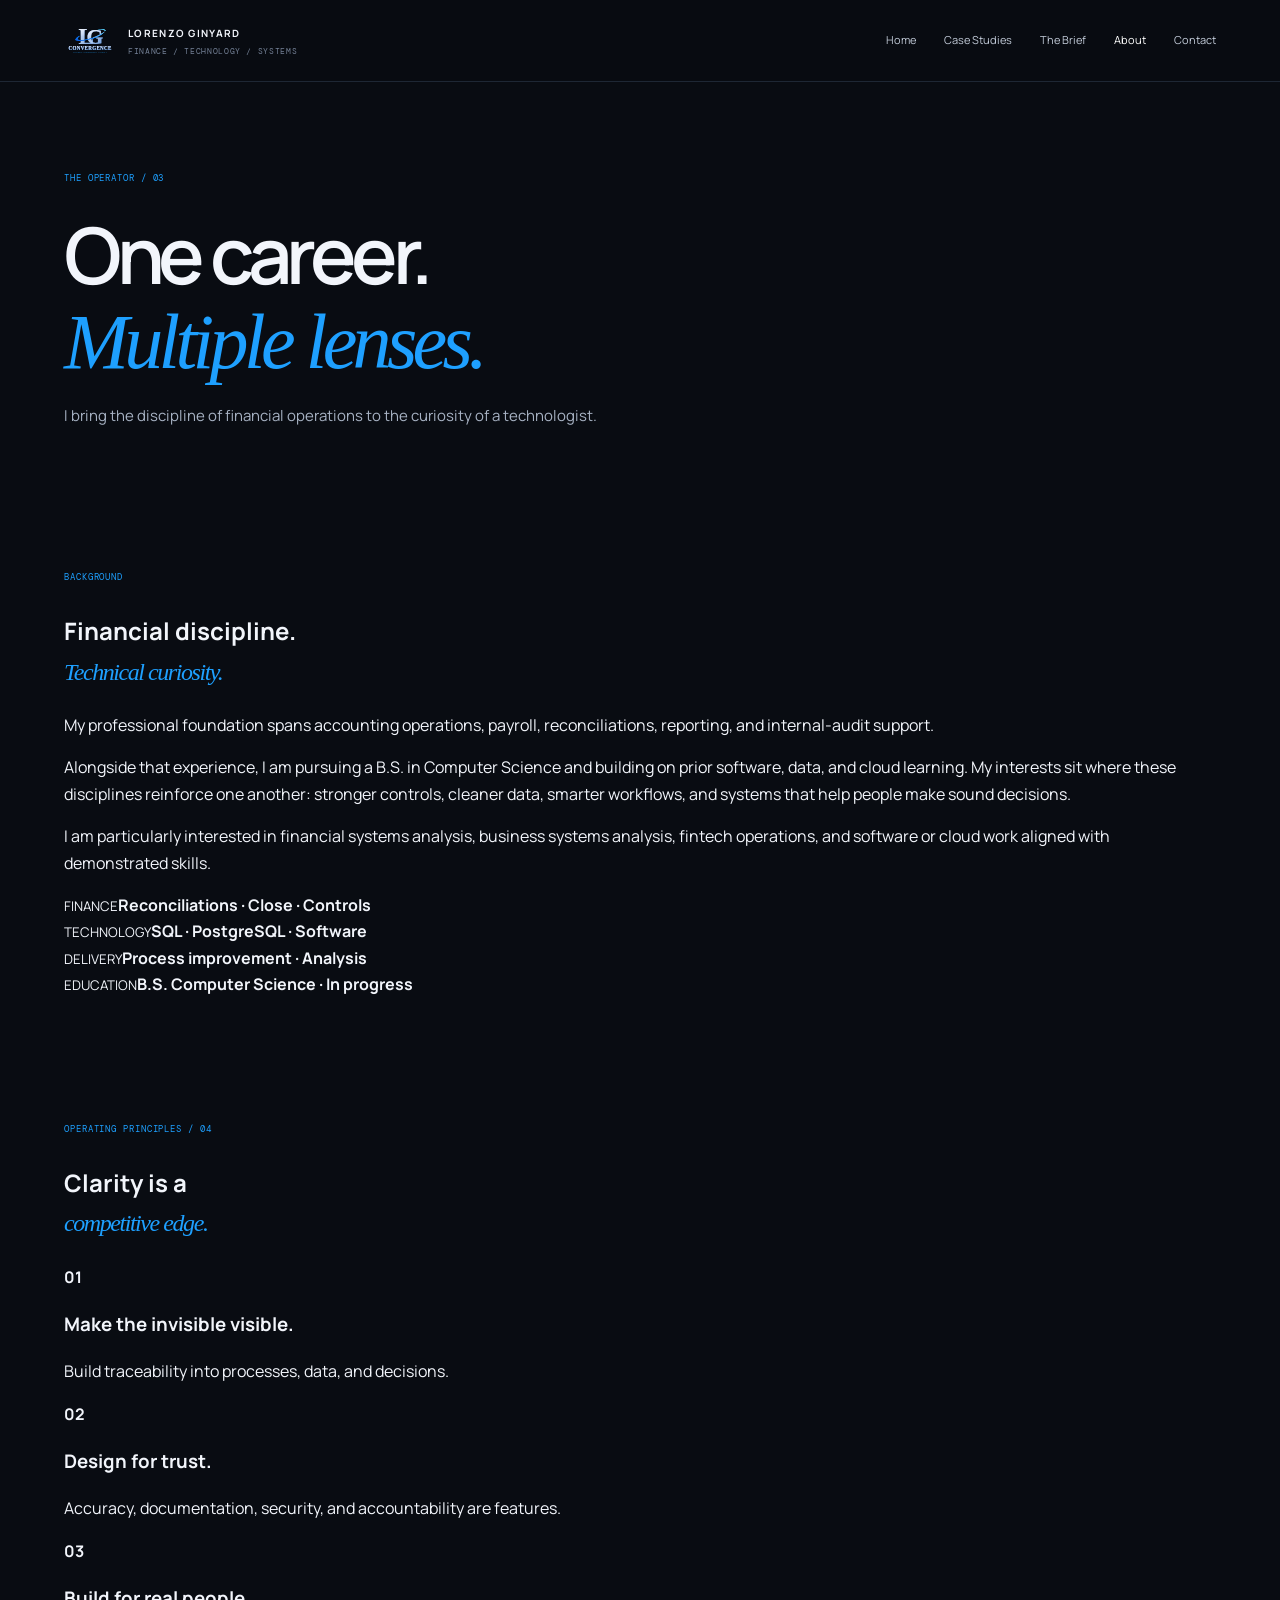
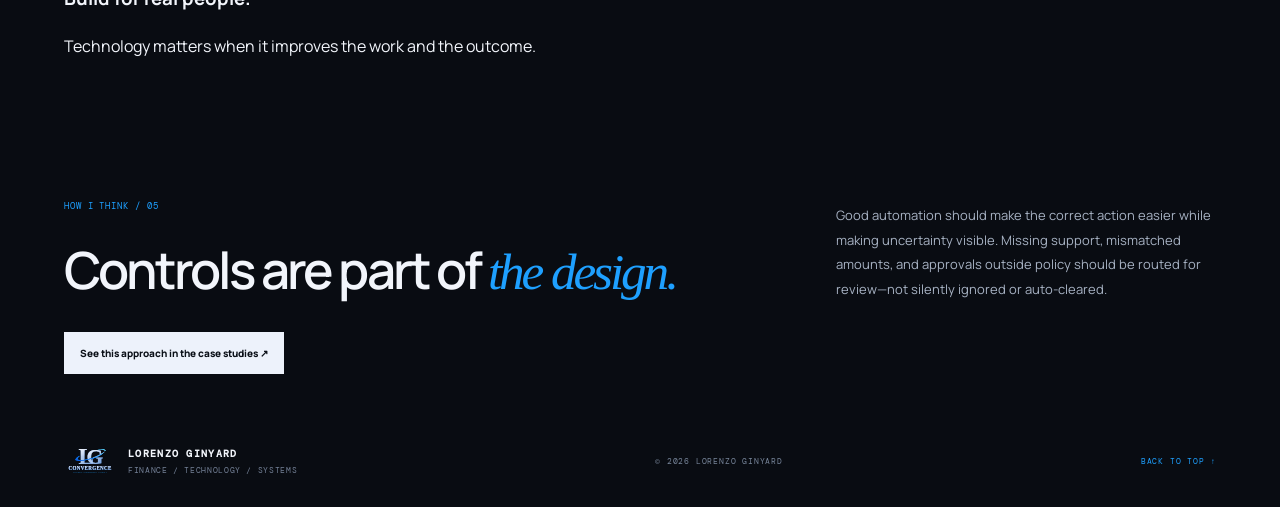
<file: about.html>
<!doctype html>
<html lang="en"><head><meta charset="utf-8"><meta name="viewport" content="width=device-width, initial-scale=1"><meta name="description" content="Professional background and operating principles connecting finance, accounting operations, computer science, and systems thinking."><meta name="theme-color" content="#090c12"><title>About & Approach | Lorenzo Ginyard</title><link rel="stylesheet" href="./style.css"><script src="./script.js" defer></script></head><body><a class="skip-link" href="#main">Skip to content</a><header class="site-header">
<a class="brand" href="./index.html" aria-label="Lorenzo Ginyard home"><img class="brand-logo" src="./assets/lg-convergence.svg" alt="LG Convergence logo"><span><strong>LORENZO GINYARD</strong><small>FINANCE / TECHNOLOGY / SYSTEMS</small></span></a>
<button class="menu-toggle" type="button" aria-expanded="false" aria-controls="primary-nav">Menu <span>＋</span></button>
<nav id="primary-nav" class="nav" aria-label="Main navigation">
<a href="./index.html" data-page="home">Home</a><a href="./work.html" data-page="work">Case Studies</a><a href="./brief.html" data-page="brief">The Brief</a><a href="./about.html" data-page="about">About</a><a href="./contact.html" data-page="contact">Contact</a>
</nav></header>
<main id="main"><section class="page-intro wrap" id="top"><p class="kicker">THE OPERATOR / 03</p><h1>One career.<br><em>Multiple lenses.</em></h1><p>I bring the discipline of financial operations to the curiosity of a technologist.</p></section><section class="section about-section"><div class="wrap about-grid"><div><p class="kicker">BACKGROUND</p><h2>Financial discipline.<br><em>Technical curiosity.</em></h2></div><div><p class="about-lede">My professional foundation spans accounting operations, payroll, reconciliations, reporting, and internal-audit support.</p><p>Alongside that experience, I am pursuing a B.S. in Computer Science and building on prior software, data, and cloud learning. My interests sit where these disciplines reinforce one another: stronger controls, cleaner data, smarter workflows, and systems that help people make sound decisions.</p><p>I am particularly interested in financial systems analysis, business systems analysis, fintech operations, and software or cloud work aligned with demonstrated skills.</p><div class="skill-grid"><div><small>FINANCE</small><strong>Reconciliations · Close · Controls</strong></div><div><small>TECHNOLOGY</small><strong>SQL · PostgreSQL · Software</strong></div><div><small>DELIVERY</small><strong>Process improvement · Analysis</strong></div><div><small>EDUCATION</small><strong>B.S. Computer Science · In progress</strong></div></div></div></div></section><section class="section wrap"><p class="kicker">OPERATING PRINCIPLES / 04</p><div class="principle-grid"><h2>Clarity is a<br><em>competitive edge.</em></h2><div><b>01</b><h3>Make the invisible visible.</h3><p>Build traceability into processes, data, and decisions.</p></div><div><b>02</b><h3>Design for trust.</h3><p>Accuracy, documentation, security, and accountability are features.</p></div><div><b>03</b><h3>Build for real people.</h3><p>Technology matters when it improves the work and the outcome.</p></div></div></section><section class="section wrap"><div class="section-heading"><div><p class="kicker">HOW I THINK / 05</p><h2>Controls are part of <em>the design.</em></h2></div><p>Good automation should make the correct action easier while making uncertainty visible. Missing support, mismatched amounts, and approvals outside policy should be routed for review—not silently ignored or auto-cleared.</p></div><p><a class="button button-light" href="./work.html">See this approach in the case studies ↗</a></p></section></main><footer class="footer"><a class="brand" href="./index.html"><img class="brand-logo" src="./assets/lg-convergence.svg" alt="LG Convergence logo"><span><strong>LORENZO GINYARD</strong><small>FINANCE / TECHNOLOGY / SYSTEMS</small></span></a><span>© <span id="year"></span> LORENZO GINYARD</span><a href="#top">BACK TO TOP ↑</a></footer></body></html>
</file>
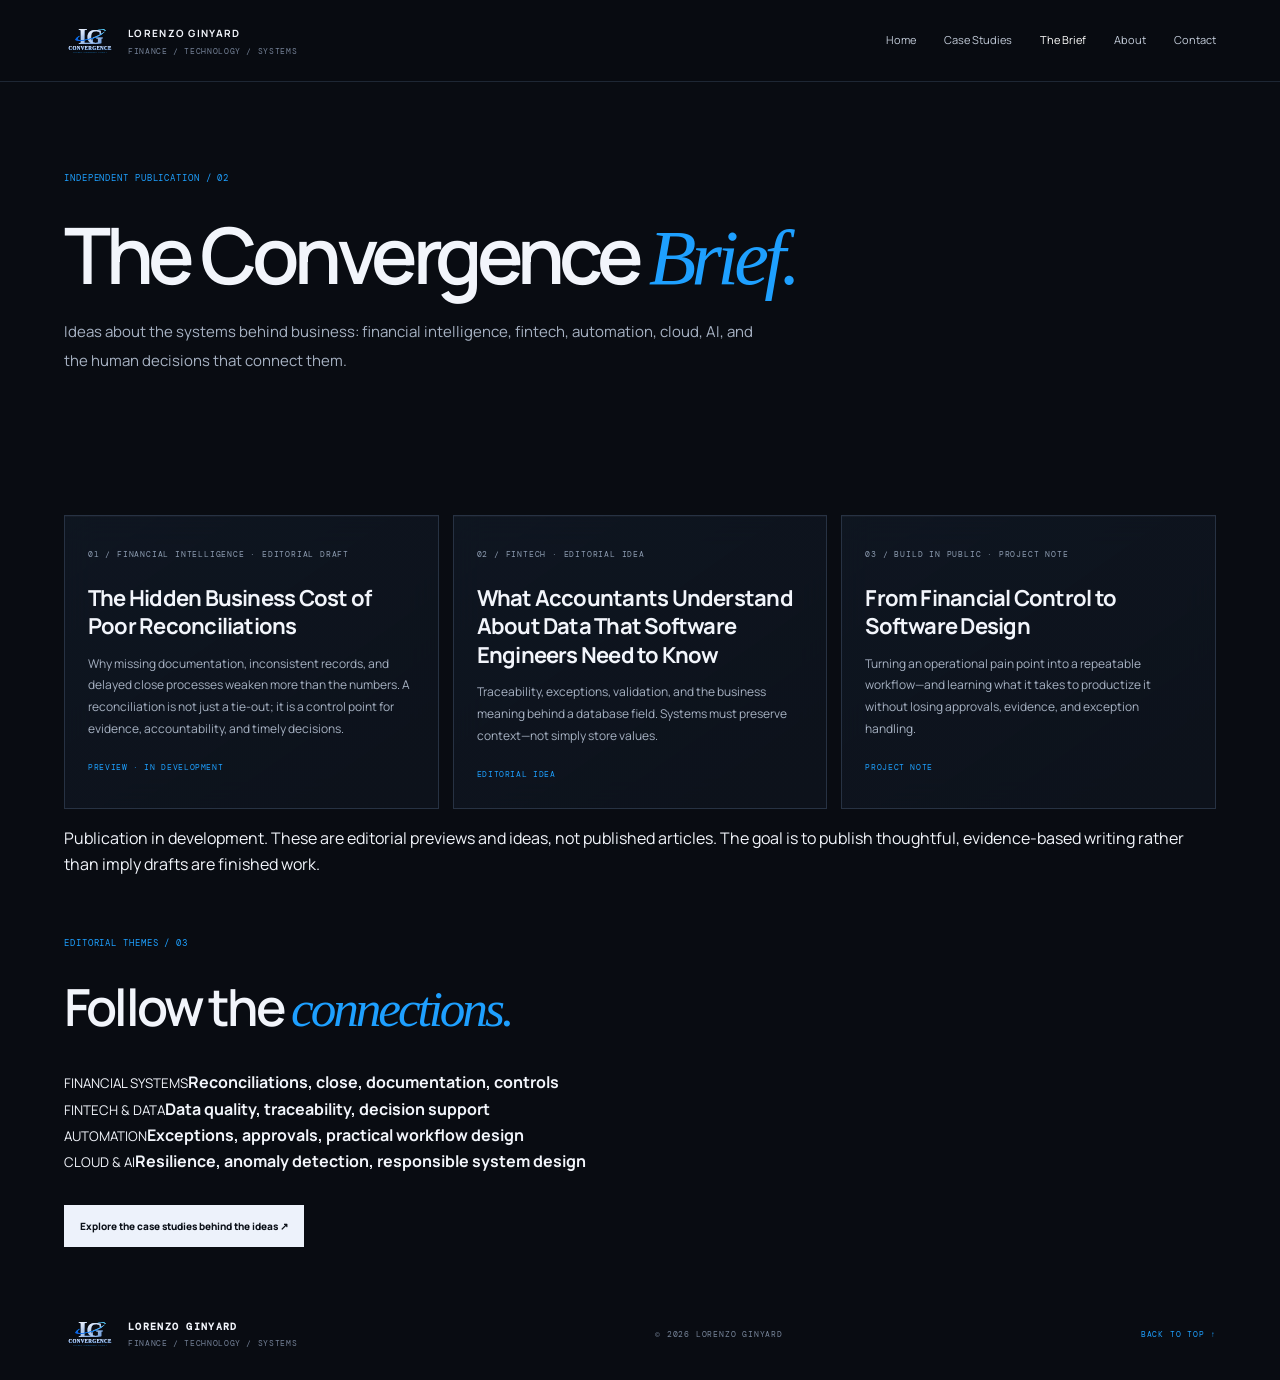
<file: brief.html>
<!doctype html>
<html lang="en"><head><meta charset="utf-8"><meta name="viewport" content="width=device-width, initial-scale=1"><meta name="description" content="An independent publication preview on financial intelligence, fintech, automation, cloud, AI, and systems design."><meta name="theme-color" content="#090c12"><title>The Convergence Brief | Lorenzo Ginyard</title><link rel="stylesheet" href="./style.css"><script src="./script.js" defer></script></head><body><a class="skip-link" href="#main">Skip to content</a><header class="site-header">
<a class="brand" href="./index.html" aria-label="Lorenzo Ginyard home"><img class="brand-logo" src="./assets/lg-convergence.svg" alt="LG Convergence logo"><span><strong>LORENZO GINYARD</strong><small>FINANCE / TECHNOLOGY / SYSTEMS</small></span></a>
<button class="menu-toggle" type="button" aria-expanded="false" aria-controls="primary-nav">Menu <span>＋</span></button>
<nav id="primary-nav" class="nav" aria-label="Main navigation">
<a href="./index.html" data-page="home">Home</a><a href="./work.html" data-page="work">Case Studies</a><a href="./brief.html" data-page="brief">The Brief</a><a href="./about.html" data-page="about">About</a><a href="./contact.html" data-page="contact">Contact</a>
</nav></header>
<main id="main"><section class="page-intro wrap" id="top"><p class="kicker">INDEPENDENT PUBLICATION / 02</p><h1>The Convergence <em>Brief.</em></h1><p>Ideas about the systems behind business: financial intelligence, fintech, automation, cloud, AI, and the human decisions that connect them.</p></section><section class="section wrap"><div class="article-grid"><article class="article-card"><p class="article-category">01 / FINANCIAL INTELLIGENCE · EDITORIAL DRAFT</p><h3>The Hidden Business Cost of Poor Reconciliations</h3><p>Why missing documentation, inconsistent records, and delayed close processes weaken more than the numbers. A reconciliation is not just a tie-out; it is a control point for evidence, accountability, and timely decisions.</p><span class="article-status">PREVIEW · IN DEVELOPMENT</span></article><article class="article-card"><p class="article-category">02 / FINTECH · EDITORIAL IDEA</p><h3>What Accountants Understand About Data That Software Engineers Need to Know</h3><p>Traceability, exceptions, validation, and the business meaning behind a database field. Systems must preserve context—not simply store values.</p><span class="article-status">EDITORIAL IDEA</span></article><article class="article-card"><p class="article-category">03 / BUILD IN PUBLIC · PROJECT NOTE</p><h3>From Financial Control to Software Design</h3><p>Turning an operational pain point into a repeatable workflow—and learning what it takes to productize it without losing approvals, evidence, and exception handling.</p><span class="article-status">PROJECT NOTE</span></article></div><p class="integrity-note">Publication in development. These are editorial previews and ideas, not published articles. The goal is to publish thoughtful, evidence-based writing rather than imply drafts are finished work.</p><div class="section-heading" style="margin-top:60px"><div><p class="kicker">EDITORIAL THEMES / 03</p><h2>Follow the <em>connections.</em></h2></div></div><div class="skill-grid"><div><small>FINANCIAL SYSTEMS</small><strong>Reconciliations, close, documentation, controls</strong></div><div><small>FINTECH & DATA</small><strong>Data quality, traceability, decision support</strong></div><div><small>AUTOMATION</small><strong>Exceptions, approvals, practical workflow design</strong></div><div><small>CLOUD & AI</small><strong>Resilience, anomaly detection, responsible system design</strong></div></div><p style="margin-top:30px"><a class="button button-light" href="./work.html">Explore the case studies behind the ideas ↗</a></p></section></main><footer class="footer"><a class="brand" href="./index.html"><img class="brand-logo" src="./assets/lg-convergence.svg" alt="LG Convergence logo"><span><strong>LORENZO GINYARD</strong><small>FINANCE / TECHNOLOGY / SYSTEMS</small></span></a><span>© <span id="year"></span> LORENZO GINYARD</span><a href="#top">BACK TO TOP ↑</a></footer></body></html>
</file>
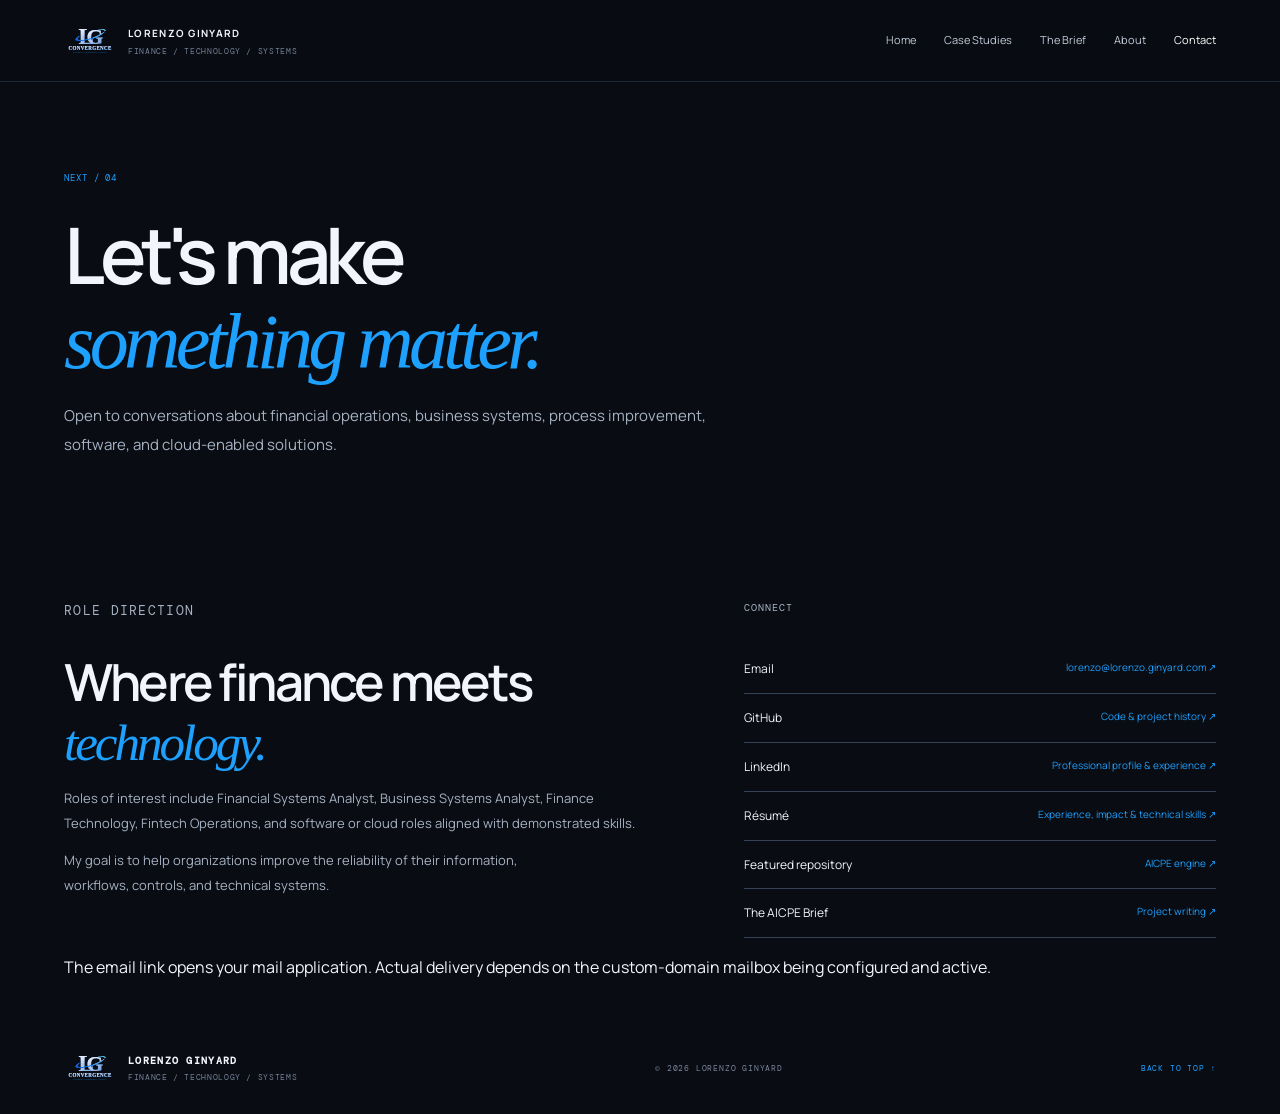
<file: contact.html>
<!doctype html>
<html lang="en"><head><meta charset="utf-8"><meta name="viewport" content="width=device-width, initial-scale=1"><meta name="description" content="Contact Lorenzo Ginyard about financial operations, business systems, fintech, process improvement, software, and cloud opportunities."><meta name="theme-color" content="#090c12"><title>Contact & Opportunities | Lorenzo Ginyard</title><link rel="stylesheet" href="./style.css"><script src="./script.js" defer></script></head><body><a class="skip-link" href="#main">Skip to content</a><header class="site-header">
<a class="brand" href="./index.html" aria-label="Lorenzo Ginyard home"><img class="brand-logo" src="./assets/lg-convergence.svg" alt="LG Convergence logo"><span><strong>LORENZO GINYARD</strong><small>FINANCE / TECHNOLOGY / SYSTEMS</small></span></a>
<button class="menu-toggle" type="button" aria-expanded="false" aria-controls="primary-nav">Menu <span>＋</span></button>
<nav id="primary-nav" class="nav" aria-label="Main navigation">
<a href="./index.html" data-page="home">Home</a><a href="./work.html" data-page="work">Case Studies</a><a href="./brief.html" data-page="brief">The Brief</a><a href="./about.html" data-page="about">About</a><a href="./contact.html" data-page="contact">Contact</a>
</nav></header>
<main id="main"><section class="page-intro wrap" id="top"><p class="kicker">NEXT / 04</p><h1>Let's make<br><em>something matter.</em></h1><p>Open to conversations about financial operations, business systems, process improvement, software, and cloud-enabled solutions.</p></section><section class="section wrap"><div class="contact-grid"><div><p class="kicker">ROLE DIRECTION</p><h2>Where finance meets <em>technology.</em></h2><p>Roles of interest include Financial Systems Analyst, Business Systems Analyst, Finance Technology, Fintech Operations, and software or cloud roles aligned with demonstrated skills.</p><p>My goal is to help organizations improve the reliability of their information, workflows, controls, and technical systems.</p></div><div class="contact-links"><p class="kicker">CONNECT</p><a href="mailto:lorenzo@lorenzo.ginyard.com">Email <span>lorenzo@lorenzo.ginyard.com ↗</span></a><a href="https://github.com/lnginyard" target="_blank" rel="noreferrer">GitHub <span>Code & project history ↗</span></a><a href="https://www.linkedin.com/in/lorenzo-ginyard/" target="_blank" rel="noreferrer">LinkedIn <span>Professional profile & experience ↗</span></a><a href="./resume.html">Résumé <span>Experience, impact & technical skills ↗</span></a><a href="https://github.com/lnginyard/AI-Cascade-Prevention-Engine" target="_blank" rel="noreferrer">Featured repository <span>AICPE engine ↗</span></a><a href="https://article.aicpe.dev" target="_blank" rel="noreferrer">The AICPE Brief <span>Project writing ↗</span></a></div></div><p class="integrity-note">The email link opens your mail application. Actual delivery depends on the custom-domain mailbox being configured and active.</p></section></main><footer class="footer"><a class="brand" href="./index.html"><img class="brand-logo" src="./assets/lg-convergence.svg" alt="LG Convergence logo"><span><strong>LORENZO GINYARD</strong><small>FINANCE / TECHNOLOGY / SYSTEMS</small></span></a><span>© <span id="year"></span> LORENZO GINYARD</span><a href="#top">BACK TO TOP ↑</a></footer></body></html>
</file>
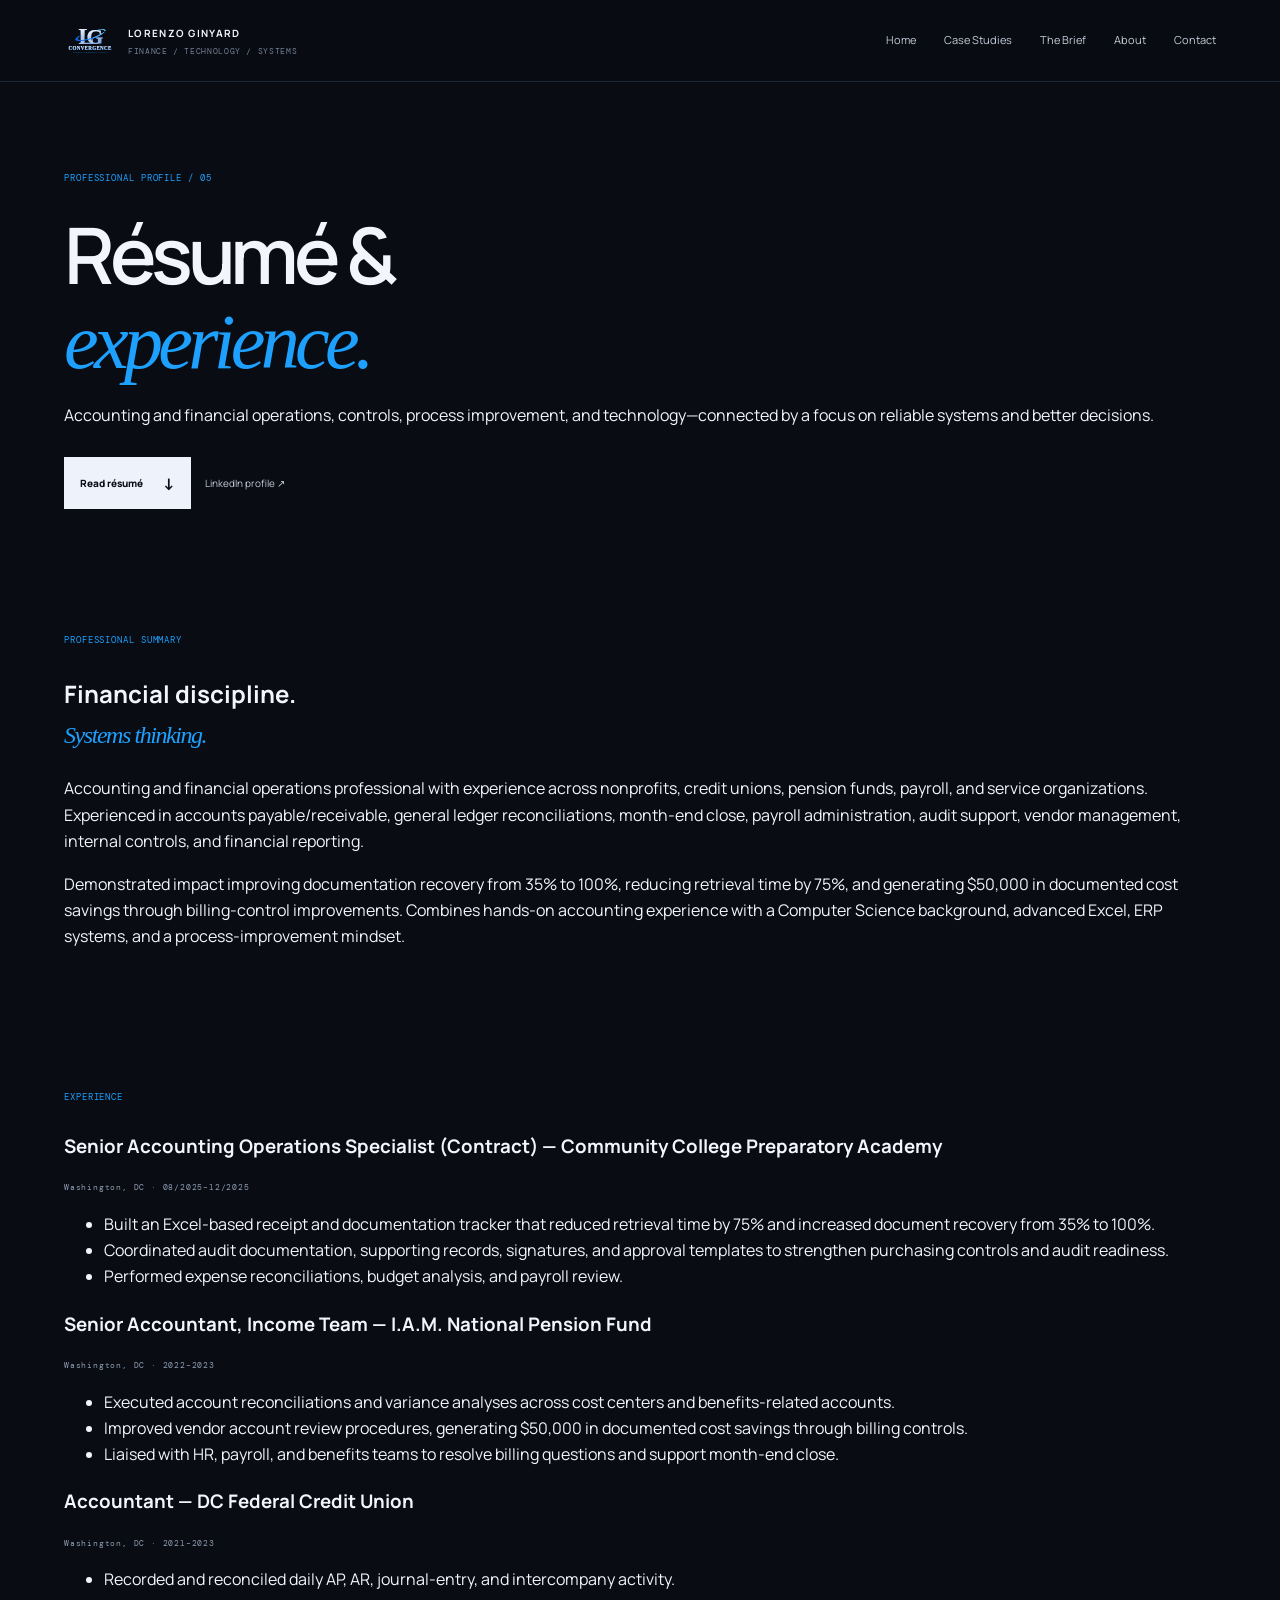
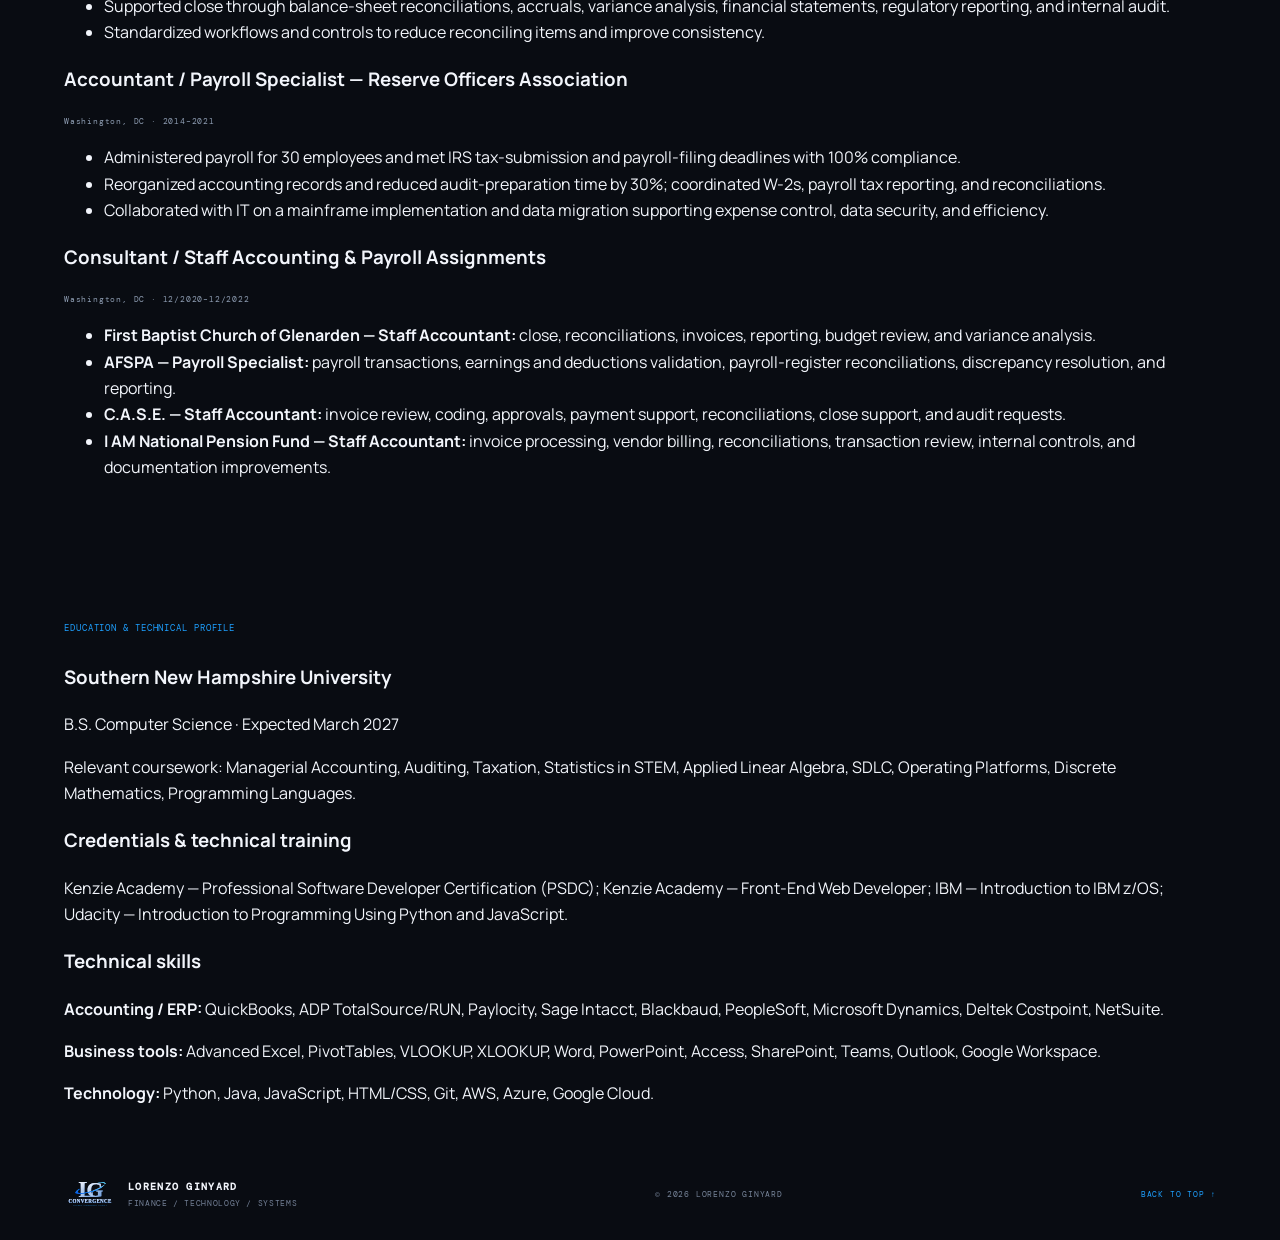
<file: resume.html>
<!doctype html>
<html lang="en">
<head>
<meta charset="utf-8"><meta name="viewport" content="width=device-width, initial-scale=1">
<meta name="description" content="Lorenzo Ginyard's professional résumé: accounting and financial operations, process improvement, and technology.">
<meta name="theme-color" content="#090c12">
<title>Résumé | Lorenzo Ginyard</title>
<link rel="stylesheet" href="./style.css"><script src="./script.js" defer></script>
</head>
<body>
<a class="skip-link" href="#main">Skip to content</a>
<header class="site-header">
<a class="brand" href="./index.html" aria-label="Lorenzo Ginyard home"><img class="brand-logo" src="./assets/lg-convergence.svg" alt="LG Convergence logo"><span><strong>LORENZO GINYARD</strong><small>FINANCE / TECHNOLOGY / SYSTEMS</small></span></a>
<button class="menu-toggle" type="button" aria-expanded="false" aria-controls="primary-nav">Menu <span>＋</span></button>
<nav id="primary-nav" class="nav" aria-label="Main navigation">
<a href="./index.html" data-page="home">Home</a><a href="./work.html" data-page="work">Case Studies</a><a href="./brief.html" data-page="brief">The Brief</a><a href="./about.html" data-page="about">About</a><a href="./contact.html" data-page="contact">Contact</a>
</nav></header>
<main id="main">
<section class="page-intro wrap" id="top"><p class="kicker">PROFESSIONAL PROFILE / 05</p><h1>Résumé &amp;<br><em>experience.</em></h1><p>Accounting and financial operations, controls, process improvement, and technology—connected by a focus on reliable systems and better decisions.</p><div class="hero-actions"><a class="button button-light" href="#experience">Read résumé <span>↓</span></a><a class="text-link" href="https://www.linkedin.com/in/lorenzo-ginyard/" target="_blank" rel="noreferrer">LinkedIn profile ↗</a></div></section>
<section class="section wrap">
<p class="kicker">PROFESSIONAL SUMMARY</p><h2>Financial discipline.<br><em>Systems thinking.</em></h2>
<p>Accounting and financial operations professional with experience across nonprofits, credit unions, pension funds, payroll, and service organizations. Experienced in accounts payable/receivable, general ledger reconciliations, month-end close, payroll administration, audit support, vendor management, internal controls, and financial reporting.</p>
<p>Demonstrated impact improving documentation recovery from 35% to 100%, reducing retrieval time by 75%, and generating $50,000 in documented cost savings through billing-control improvements. Combines hands-on accounting experience with a Computer Science background, advanced Excel, ERP systems, and a process-improvement mindset.</p>
</section>
<section class="section wrap" id="experience"><p class="kicker">EXPERIENCE</p>
<h3>Senior Accounting Operations Specialist (Contract) <span>— Community College Preparatory Academy</span></h3><p class="article-category">Washington, DC · 08/2025–12/2025</p><ul>
<li>Built an Excel-based receipt and documentation tracker that reduced retrieval time by 75% and increased document recovery from 35% to 100%.</li>
<li>Coordinated audit documentation, supporting records, signatures, and approval templates to strengthen purchasing controls and audit readiness.</li>
<li>Performed expense reconciliations, budget analysis, and payroll review.</li></ul>
<h3>Senior Accountant, Income Team <span>— I.A.M. National Pension Fund</span></h3><p class="article-category">Washington, DC · 2022–2023</p><ul><li>Executed account reconciliations and variance analyses across cost centers and benefits-related accounts.</li><li>Improved vendor account review procedures, generating $50,000 in documented cost savings through billing controls.</li><li>Liaised with HR, payroll, and benefits teams to resolve billing questions and support month-end close.</li></ul>
<h3>Accountant <span>— DC Federal Credit Union</span></h3><p class="article-category">Washington, DC · 2021–2023</p><ul><li>Recorded and reconciled daily AP, AR, journal-entry, and intercompany activity.</li><li>Supported close through balance-sheet reconciliations, accruals, variance analysis, financial statements, regulatory reporting, and internal audit.</li><li>Standardized workflows and controls to reduce reconciling items and improve consistency.</li></ul>
<h3>Accountant / Payroll Specialist <span>— Reserve Officers Association</span></h3><p class="article-category">Washington, DC · 2014–2021</p><ul><li>Administered payroll for 30 employees and met IRS tax-submission and payroll-filing deadlines with 100% compliance.</li><li>Reorganized accounting records and reduced audit-preparation time by 30%; coordinated W-2s, payroll tax reporting, and reconciliations.</li><li>Collaborated with IT on a mainframe implementation and data migration supporting expense control, data security, and efficiency.</li></ul>
<h3>Consultant / Staff Accounting &amp; Payroll Assignments</h3><p class="article-category">Washington, DC · 12/2020–12/2022</p><ul>
<li><b>First Baptist Church of Glenarden — Staff Accountant:</b> close, reconciliations, invoices, reporting, budget review, and variance analysis.</li>
<li><b>AFSPA — Payroll Specialist:</b> payroll transactions, earnings and deductions validation, payroll-register reconciliations, discrepancy resolution, and reporting.</li>
<li><b>C.A.S.E. — Staff Accountant:</b> invoice review, coding, approvals, payment support, reconciliations, close support, and audit requests.</li>
<li><b>I AM National Pension Fund — Staff Accountant:</b> invoice processing, vendor billing, reconciliations, transaction review, internal controls, and documentation improvements.</li>
</ul></section>
<section class="section wrap"><p class="kicker">EDUCATION &amp; TECHNICAL PROFILE</p><h3>Southern New Hampshire University</h3><p>B.S. Computer Science · Expected March 2027</p><p>Relevant coursework: Managerial Accounting, Auditing, Taxation, Statistics in STEM, Applied Linear Algebra, SDLC, Operating Platforms, Discrete Mathematics, Programming Languages.</p>
<h3>Credentials &amp; technical training</h3><p>Kenzie Academy — Professional Software Developer Certification (PSDC); Kenzie Academy — Front-End Web Developer; IBM — Introduction to IBM z/OS; Udacity — Introduction to Programming Using Python and JavaScript.</p>
<h3>Technical skills</h3><p><b>Accounting / ERP:</b> QuickBooks, ADP TotalSource/RUN, Paylocity, Sage Intacct, Blackbaud, PeopleSoft, Microsoft Dynamics, Deltek Costpoint, NetSuite.</p><p><b>Business tools:</b> Advanced Excel, PivotTables, VLOOKUP, XLOOKUP, Word, PowerPoint, Access, SharePoint, Teams, Outlook, Google Workspace.</p><p><b>Technology:</b> Python, Java, JavaScript, HTML/CSS, Git, AWS, Azure, Google Cloud.</p></section>
</main>
<footer class="footer"><a class="brand" href="./index.html"><img class="brand-logo" src="./assets/lg-convergence.svg" alt="LG Convergence logo"><span><strong>LORENZO GINYARD</strong><small>FINANCE / TECHNOLOGY / SYSTEMS</small></span></a><span>© <span id="year"></span> LORENZO GINYARD</span><a href="#top">BACK TO TOP ↑</a></footer>
</body></html>
</file>
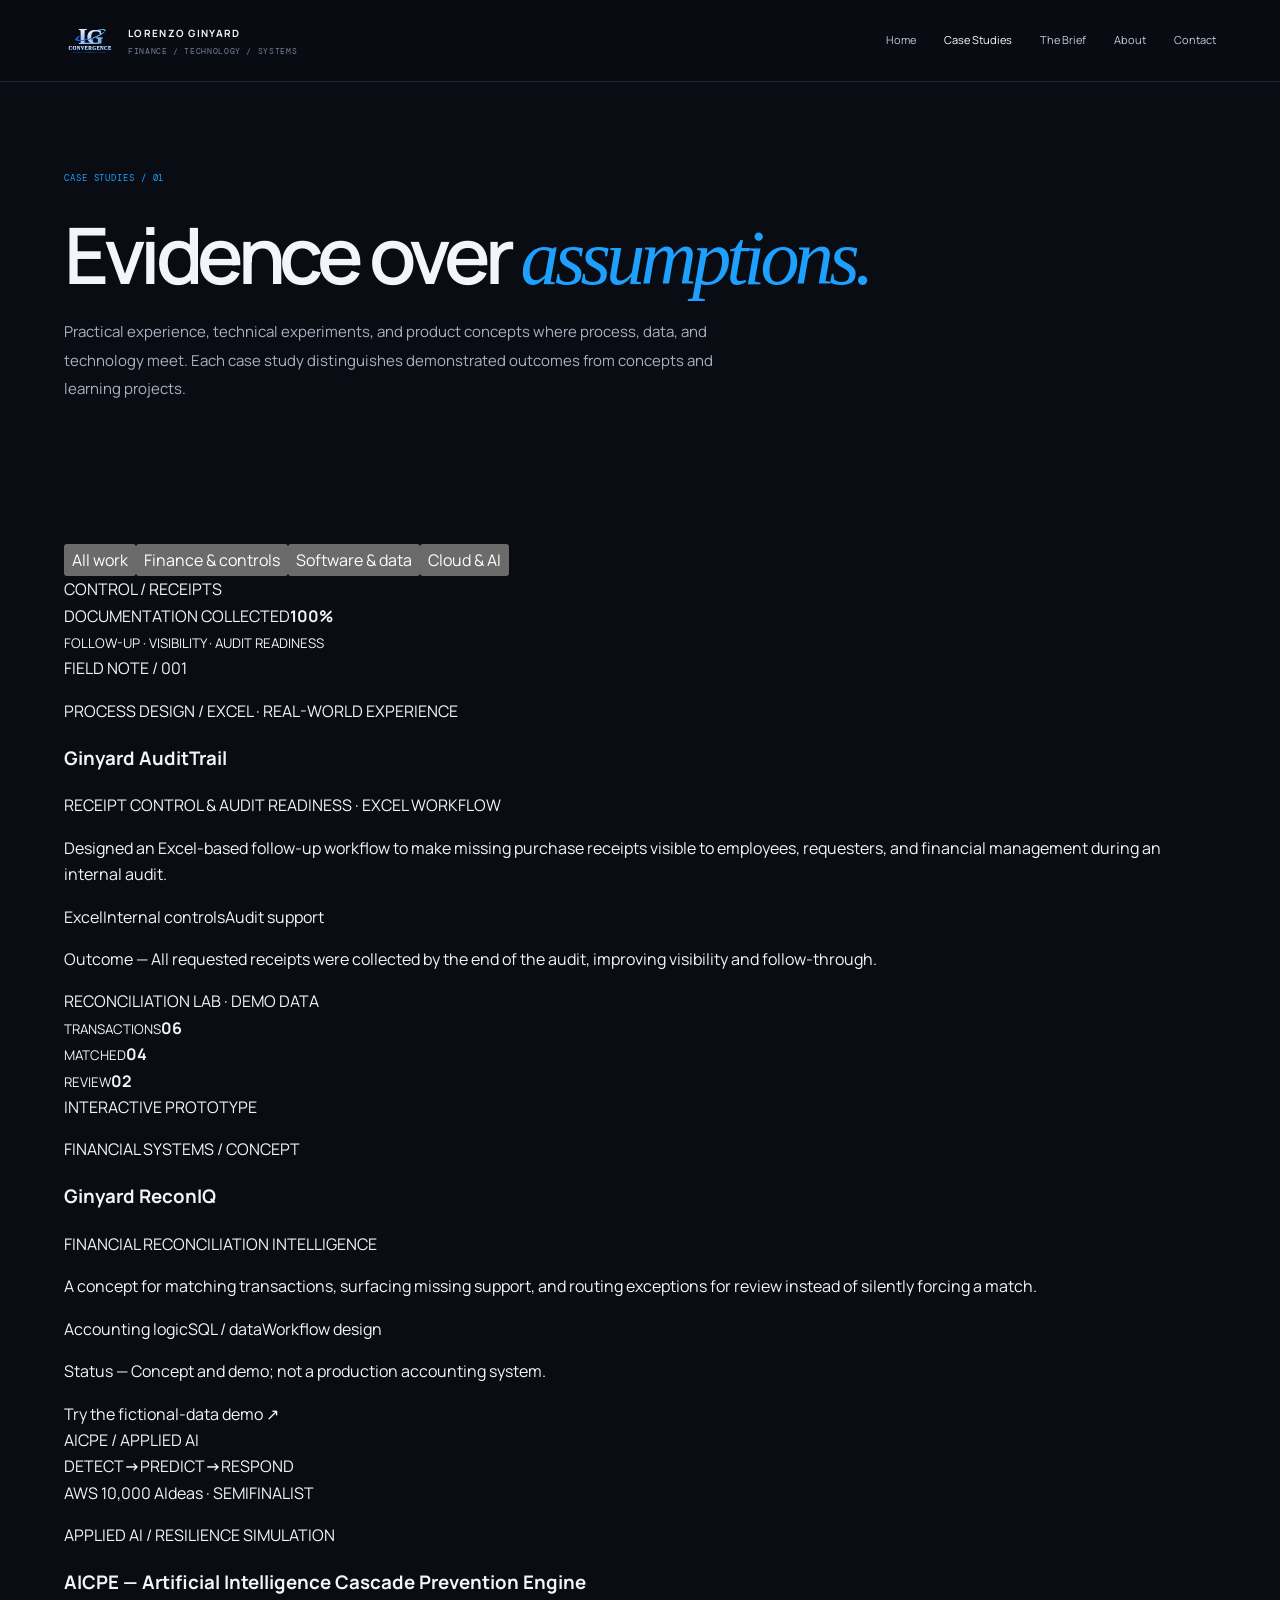
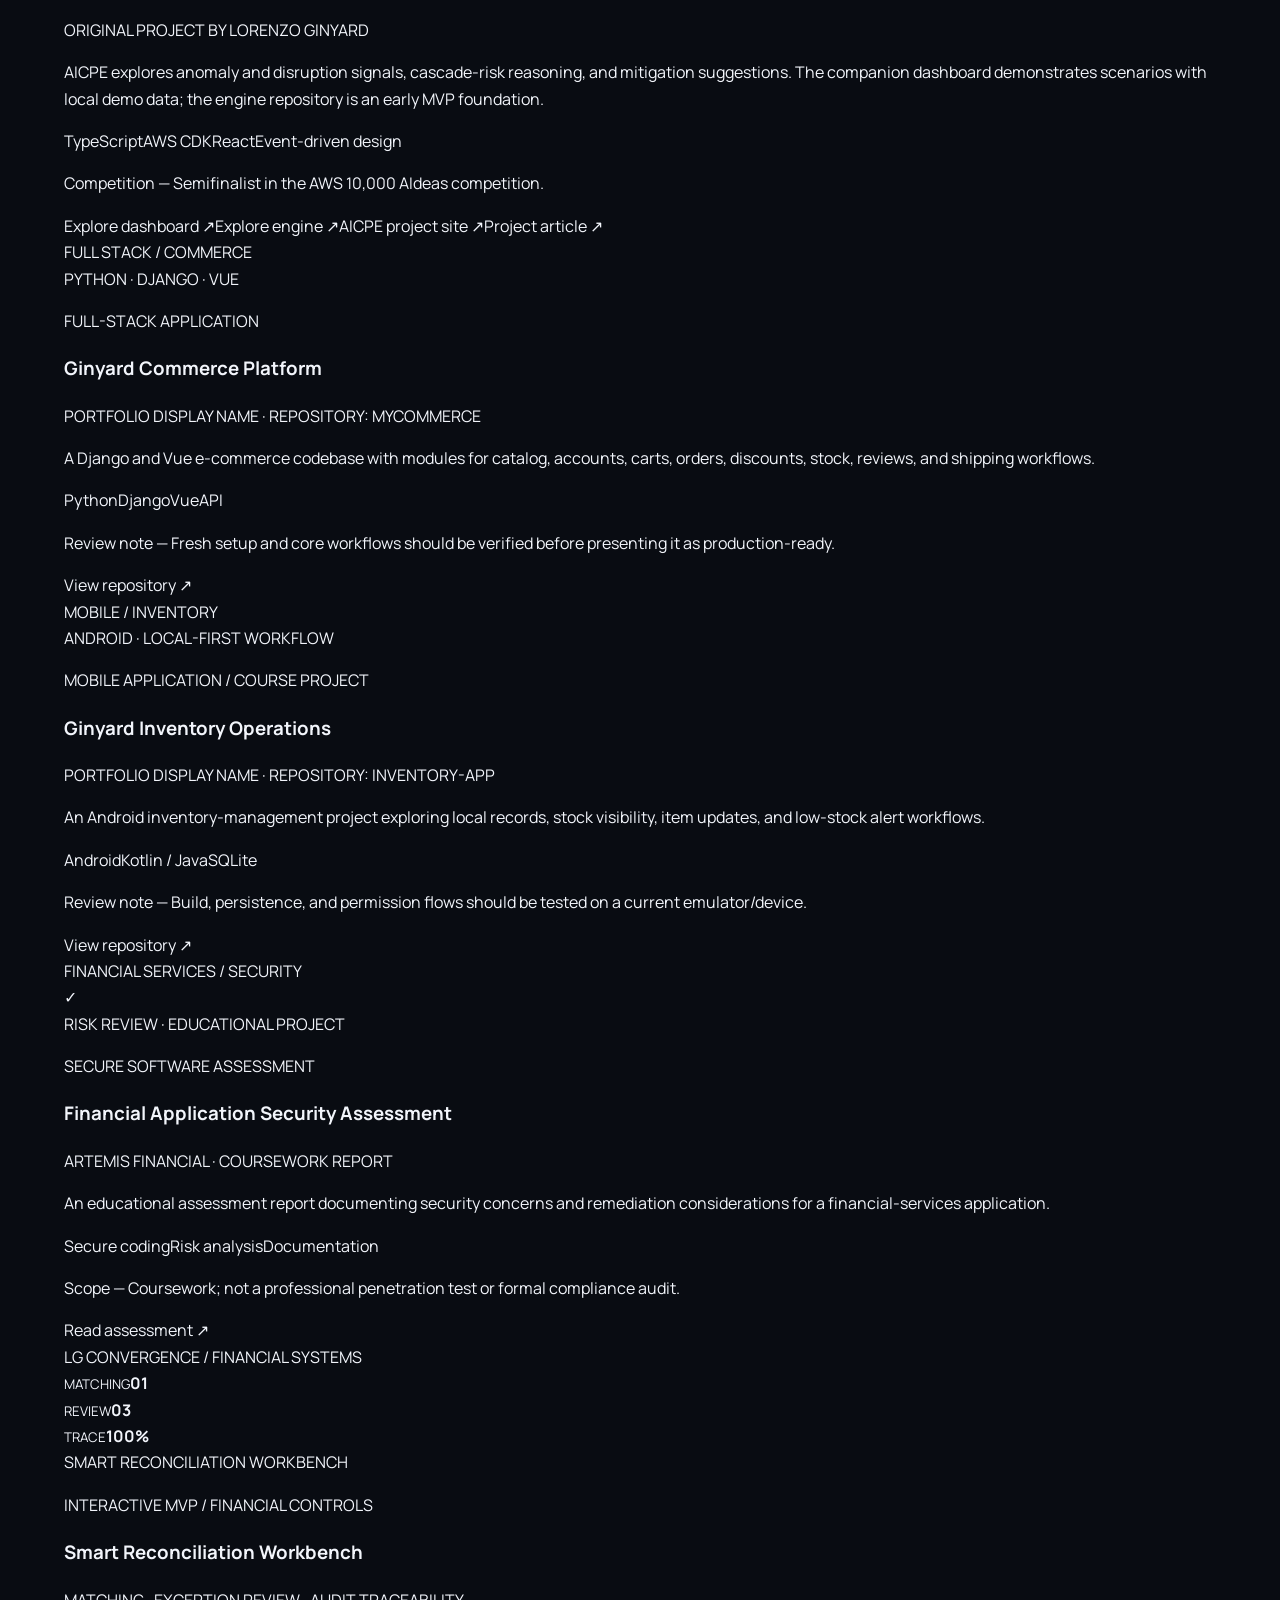
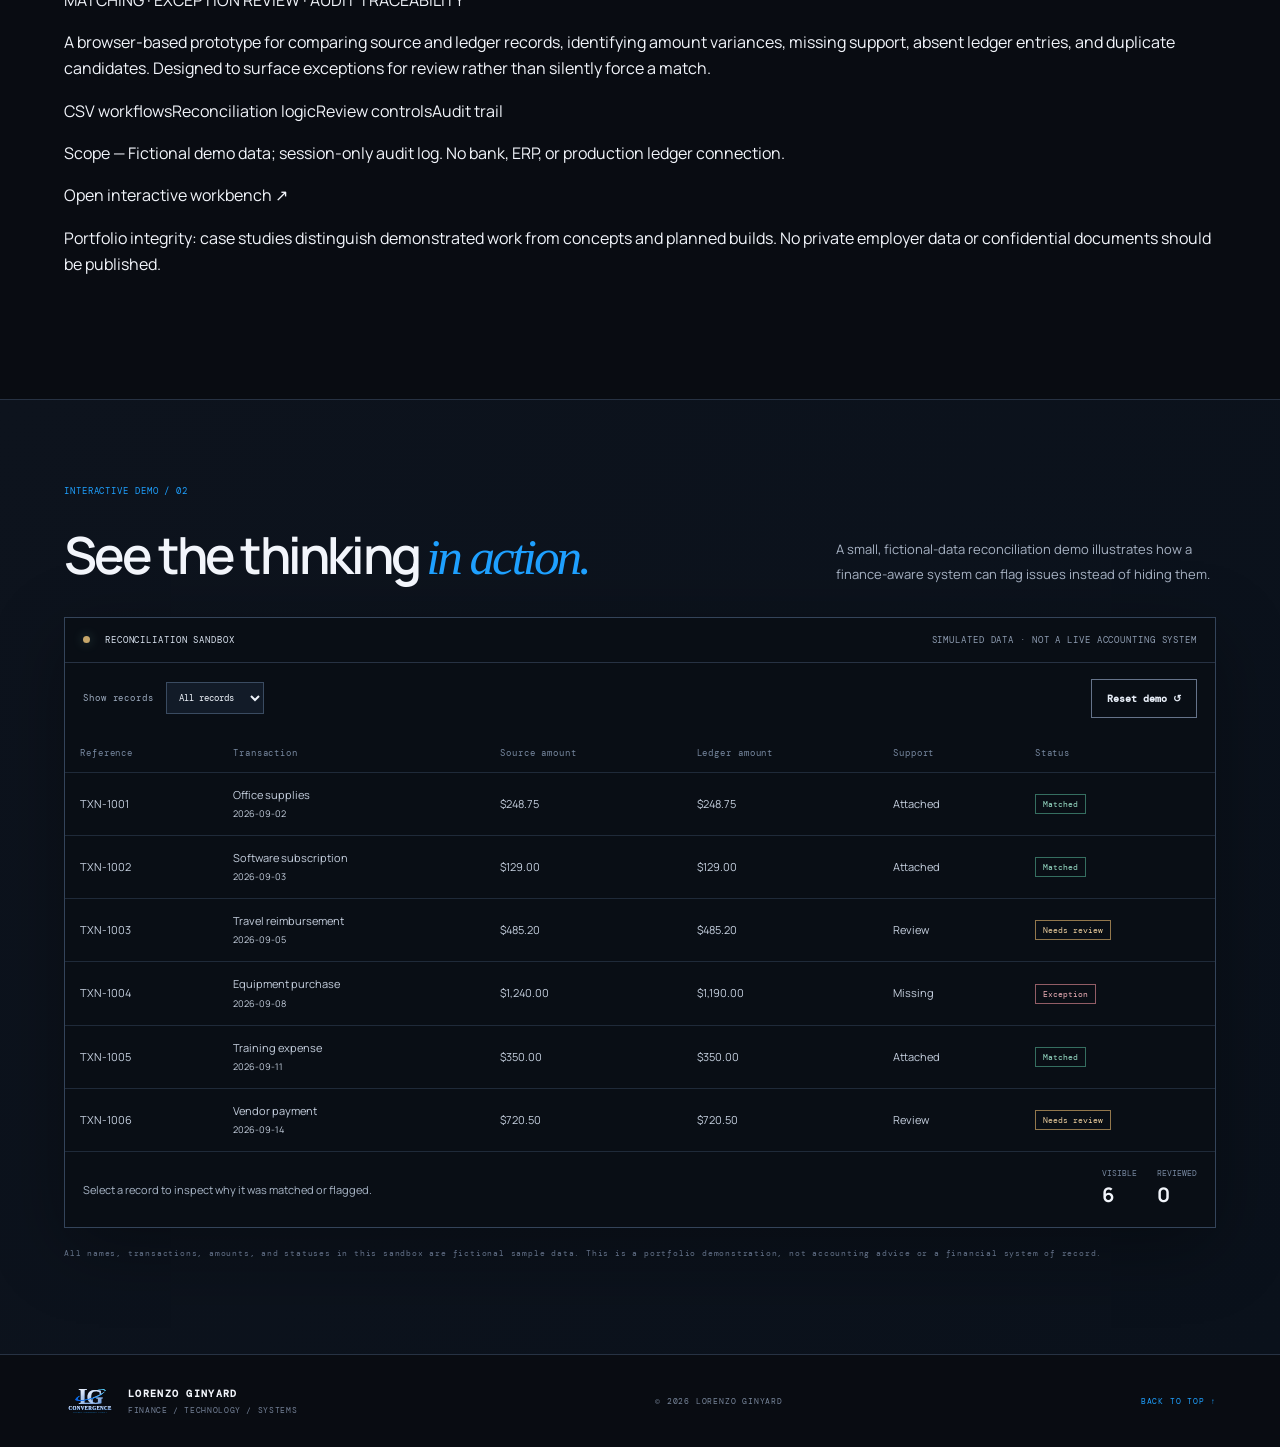
<file: work.html>
<!doctype html>
<html lang="en"><head><meta charset="utf-8"><meta name="viewport" content="width=device-width, initial-scale=1"><meta name="description" content="Project case studies and demonstrations across financial operations, controls, software, data, and applied AI."><meta name="theme-color" content="#090c12"><title>Case Studies | Lorenzo Ginyard</title><link rel="stylesheet" href="./style.css"><script src="./script.js" defer></script></head><body><a class="skip-link" href="#main">Skip to content</a><header class="site-header">
<a class="brand" href="./index.html" aria-label="Lorenzo Ginyard home"><img class="brand-logo" src="./assets/lg-convergence.svg" alt="LG Convergence logo"><span><strong>LORENZO GINYARD</strong><small>FINANCE / TECHNOLOGY / SYSTEMS</small></span></a>
<button class="menu-toggle" type="button" aria-expanded="false" aria-controls="primary-nav">Menu <span>＋</span></button>
<nav id="primary-nav" class="nav" aria-label="Main navigation">
<a href="./index.html" data-page="home">Home</a><a href="./work.html" data-page="work">Case Studies</a><a href="./brief.html" data-page="brief">The Brief</a><a href="./about.html" data-page="about">About</a><a href="./contact.html" data-page="contact">Contact</a>
</nav></header>
<main id="main"><section class="page-intro wrap" id="top"><p class="kicker">CASE STUDIES / 01</p><h1>Evidence over <em>assumptions.</em></h1><p>Practical experience, technical experiments, and product concepts where process, data, and technology meet. Each case study distinguishes demonstrated outcomes from concepts and learning projects.</p></section><section class="section wrap"><div class="filters" role="group" aria-label="Filter projects"><button class="filter active" data-filter="all" aria-pressed="true">All work</button><button class="filter" data-filter="finance" aria-pressed="false">Finance & controls</button><button class="filter" data-filter="software" aria-pressed="false">Software & data</button><button class="filter" data-filter="systems" aria-pressed="false">Cloud & AI</button></div><div class="project-grid">
<article class="project-card" data-category="finance"><div class="project-art receipt-art"><span class="art-kicker">CONTROL / RECEIPTS</span><div class="receipt"><span>DOCUMENTATION COLLECTED</span><strong>100%</strong><div class="receipt-line"><i></i></div><small>FOLLOW-UP · VISIBILITY · AUDIT READINESS</small></div><span class="art-index">FIELD NOTE / 001</span></div><div class="project-body"><p class="project-meta">PROCESS DESIGN / EXCEL · REAL-WORLD EXPERIENCE</p><h3>Ginyard AuditTrail</h3><p class="project-meta">RECEIPT CONTROL & AUDIT READINESS · EXCEL WORKFLOW</p><p>Designed an Excel-based follow-up workflow to make missing purchase receipts visible to employees, requesters, and financial management during an internal audit.</p><div class="tags"><span>Excel</span><span>Internal controls</span><span>Audit support</span></div><p class="outcome">Outcome — All requested receipts were collected by the end of the audit, improving visibility and follow-through.</p></div></article>
<article class="project-card" data-category="finance software"><div class="project-art ledger-art"><span class="art-kicker">RECONCILIATION LAB · DEMO DATA</span><div class="ledger-metrics"><div><small>TRANSACTIONS</small><strong>06</strong></div><div><small>MATCHED</small><strong>04</strong></div><div><small>REVIEW</small><strong>02</strong></div></div><div class="ledger-bars"><i></i><i></i><i></i><i></i><i></i></div><span class="art-index">INTERACTIVE PROTOTYPE</span></div><div class="project-body"><p class="project-meta">FINANCIAL SYSTEMS / CONCEPT</p><h3>Ginyard ReconIQ</h3><p class="project-meta">FINANCIAL RECONCILIATION INTELLIGENCE</p><p>A concept for matching transactions, surfacing missing support, and routing exceptions for review instead of silently forcing a match.</p><div class="tags"><span>Accounting logic</span><span>SQL / data</span><span>Workflow design</span></div><p class="outcome">Status — Concept and demo; not a production accounting system.</p><a class="project-link" href="#demo">Try the fictional-data demo ↗</a></div></article>
<article class="project-card" data-category="systems software"><div class="project-art ai-art"><span class="art-kicker">AICPE / APPLIED AI</span><div class="ai-diagram"><span>DETECT</span><b>→</b><span>PREDICT</span><b>→</b><span>RESPOND</span></div><span class="art-index">AWS 10,000 AIdeas · SEMIFINALIST</span></div><div class="project-body"><p class="project-meta">APPLIED AI / RESILIENCE SIMULATION</p><h3>AICPE — Artificial Intelligence Cascade Prevention Engine</h3><p class="project-meta">ORIGINAL PROJECT BY LORENZO GINYARD</p><p>AICPE explores anomaly and disruption signals, cascade-risk reasoning, and mitigation suggestions. The companion dashboard demonstrates scenarios with local demo data; the engine repository is an early MVP foundation.</p><div class="tags"><span>TypeScript</span><span>AWS CDK</span><span>React</span><span>Event-driven design</span></div><p class="outcome">Competition — Semifinalist in the AWS 10,000 AIdeas competition.</p><a class="project-link" href="https://github.com/lnginyard/Cascade-Prevention-App" target="_blank" rel="noreferrer">Explore dashboard ↗</a><a class="project-link" href="https://github.com/lnginyard/AI-Cascade-Prevention-Engine" target="_blank" rel="noreferrer">Explore engine ↗</a><a class="project-link" href="https://aicpe.dev" target="_blank" rel="noreferrer">AICPE project site ↗</a><a class="project-link" href="https://article.aicpe.dev" target="_blank" rel="noreferrer">Project article ↗</a></div></article>
<article class="project-card" data-category="software"><div class="project-art commerce-art"><span class="art-kicker">FULL STACK / COMMERCE</span><div class="commerce-window"><span></span><span></span><span></span><div class="commerce-product"></div><div class="commerce-product short"></div></div><span class="art-index">PYTHON · DJANGO · VUE</span></div><div class="project-body"><p class="project-meta">FULL-STACK APPLICATION</p><h3>Ginyard Commerce Platform</h3><p class="project-meta">PORTFOLIO DISPLAY NAME · REPOSITORY: MYCOMMERCE</p><p>A Django and Vue e-commerce codebase with modules for catalog, accounts, carts, orders, discounts, stock, reviews, and shipping workflows.</p><div class="tags"><span>Python</span><span>Django</span><span>Vue</span><span>API</span></div><p class="outcome">Review note — Fresh setup and core workflows should be verified before presenting it as production-ready.</p><a class="project-link" href="https://github.com/lnginyard/mycommerce" target="_blank" rel="noreferrer">View repository ↗</a></div></article>
<article class="project-card" data-category="software"><div class="project-art inventory-art"><span class="art-kicker">MOBILE / INVENTORY</span><div class="inventory-stack"><i></i><i></i><i></i><i></i></div><span class="art-index">ANDROID · LOCAL-FIRST WORKFLOW</span></div><div class="project-body"><p class="project-meta">MOBILE APPLICATION / COURSE PROJECT</p><h3>Ginyard Inventory Operations</h3><p class="project-meta">PORTFOLIO DISPLAY NAME · REPOSITORY: INVENTORY-APP</p><p>An Android inventory-management project exploring local records, stock visibility, item updates, and low-stock alert workflows.</p><div class="tags"><span>Android</span><span>Kotlin / Java</span><span>SQLite</span></div><p class="outcome">Review note — Build, persistence, and permission flows should be tested on a current emulator/device.</p><a class="project-link" href="https://github.com/lnginyard/Inventory-App" target="_blank" rel="noreferrer">View repository ↗</a></div></article>
<article class="project-card" data-category="finance software"><div class="project-art security-art"><span class="art-kicker">FINANCIAL SERVICES / SECURITY</span><div class="shield">✓</div><span class="art-index">RISK REVIEW · EDUCATIONAL PROJECT</span></div><div class="project-body"><p class="project-meta">SECURE SOFTWARE ASSESSMENT</p><h3>Financial Application Security Assessment</h3><p class="project-meta">ARTEMIS FINANCIAL · COURSEWORK REPORT</p><p>An educational assessment report documenting security concerns and remediation considerations for a financial-services application.</p><div class="tags"><span>Secure coding</span><span>Risk analysis</span><span>Documentation</span></div><p class="outcome">Scope — Coursework; not a professional penetration test or formal compliance audit.</p><a class="project-link" href="https://github.com/lnginyard/Artemis-Financial-Vulnerability-Assessment-Report" target="_blank" rel="noreferrer">Read assessment ↗</a></div></article></div><article class="project-card" data-category="finance software"><div class="project-art ledger-art"><span class="art-kicker">LG CONVERGENCE / FINANCIAL SYSTEMS</span><div class="ledger-metrics"><div><small>MATCHING</small><strong>01</strong></div><div><small>REVIEW</small><strong>03</strong></div><div><small>TRACE</small><strong>100%</strong></div></div><div class="ledger-bars"><i></i><i></i><i></i><i></i><i></i></div><span class="art-index">SMART RECONCILIATION WORKBENCH</span></div><div class="project-body"><p class="project-meta">INTERACTIVE MVP / FINANCIAL CONTROLS</p><h3>Smart Reconciliation Workbench</h3><p class="project-meta">MATCHING · EXCEPTION REVIEW · AUDIT TRACEABILITY</p><p>A browser-based prototype for comparing source and ledger records, identifying amount variances, missing support, absent ledger entries, and duplicate candidates. Designed to surface exceptions for review rather than silently force a match.</p><div class="tags"><span>CSV workflows</span><span>Reconciliation logic</span><span>Review controls</span><span>Audit trail</span></div><p class="outcome">Scope — Fictional demo data; session-only audit log. No bank, ERP, or production ledger connection.</p><a class="project-link" href="./reconciliation-workbench/index.html">Open interactive workbench ↗</a></div></article><p class="integrity-note">Portfolio integrity: case studies distinguish demonstrated work from concepts and planned builds. No private employer data or confidential documents should be published.</p></section>
<section class="section demo-section" id="demo"><div class="wrap"><p class="kicker">INTERACTIVE DEMO / 02</p><div class="section-heading"><div><h2>See the thinking <em>in action.</em></h2></div><p>A small, fictional-data reconciliation demo illustrates how a finance-aware system can flag issues instead of hiding them.</p></div><div class="demo-shell"><div class="demo-top"><div><span class="live-dot"></span> RECONCILIATION SANDBOX</div><span>SIMULATED DATA · NOT A LIVE ACCOUNTING SYSTEM</span></div><div class="demo-toolbar"><label for="demo-filter">Show records</label><select id="demo-filter"><option value="all">All records</option><option value="matched">Matched</option><option value="review">Needs review</option><option value="exception">Exception</option></select><button class="button button-outline" id="reset-demo" type="button">Reset demo ↺</button></div><div class="table-wrap"><table><thead><tr><th>Reference</th><th>Transaction</th><th>Source amount</th><th>Ledger amount</th><th>Support</th><th>Status</th></tr></thead><tbody id="transaction-rows"></tbody></table></div><div class="demo-bottom"><p id="demo-explanation" aria-live="polite">Select a record to inspect why it was matched or flagged.</p><div class="demo-count"><span><small>VISIBLE</small><strong id="demo-count">6</strong></span><span><small>REVIEWED</small><strong id="reviewed-count">0</strong></span></div></div></div><p class="fine-print">All names, transactions, amounts, and statuses in this sandbox are fictional sample data. This is a portfolio demonstration, not accounting advice or a financial system of record.</p></div></section></main><footer class="footer"><a class="brand" href="./index.html"><img class="brand-logo" src="./assets/lg-convergence.svg" alt="LG Convergence logo"><span><strong>LORENZO GINYARD</strong><small>FINANCE / TECHNOLOGY / SYSTEMS</small></span></a><span>© <span id="year"></span> LORENZO GINYARD</span><a href="#top">BACK TO TOP ↑</a></footer></body></html>
</file>
<file: style.css>
@import url('https://fonts.googleapis.com/css2?family=DM+Mono:wght@400;500&family=Manrope:wght@400;500;600;700;800&display=swap');
:root{color-scheme:dark;--bg:#090c12;--panel:#101620;--panel2:#151e2b;--ink:#f2f5fb;--muted:#a7b2c3;--dim:#748197;--line:#273243;--primary-accent:#1ea0ff;--secondary-accent:#c6a66a;--mono:'DM Mono',monospace;--sans:Manrope,Arial,sans-serif}*{box-sizing:border-box}html{scroll-behavior:smooth;scroll-padding-top:100px}body{margin:0;background:var(--bg);color:var(--ink);font-family:var(--sans);line-height:1.65}a{color:inherit;text-decoration:none}button,select{font:inherit}button,a,select{-webkit-tap-highlight-color:transparent}button:focus-visible,a:focus-visible,select:focus-visible{outline:2px solid var(--primary-accent);outline-offset:4px}.wrap{width:min(1200px,90%);margin-inline:auto}.skip-link{position:absolute;left:-999px;top:8px;background:white;color:black;padding:10px;z-index:100}.skip-link:focus{left:8px}.site-header{min-height:82px;padding:0 5%;display:flex;align-items:center;justify-content:space-between;gap:20px;position:sticky;top:0;z-index:30;border-bottom:1px solid #273243b8;background:#090c12ef;backdrop-filter:blur(18px)}.brand{display:flex;align-items:center;gap:12px}.brand-logo{width:52px;height:52px;object-fit:contain;display:block;flex:0 0 auto}.brand strong{display:block;font-size:10px;letter-spacing:.13em}.brand small{display:block;margin-top:5px;color:var(--dim);font:8px var(--mono);letter-spacing:.08em}.nav{display:flex;align-items:center;gap:28px;font-size:11px;color:#c3ccda}.nav a:hover,.text-link:hover{color:#fff}.nav-cta{border:1px solid #53617a;padding:10px 13px;color:#fff}.menu-toggle{display:none;background:transparent;border:1px solid var(--line);color:white;padding:8px 11px;font-size:11px}.hero{min-height:620px;display:grid;grid-template-columns:1.05fr .95fr;align-items:center;padding:70px 0 85px;gap:45px}.eyebrow,.kicker,.article-category,.visual-caption,.hero-foot,.demo-top,.demo-toolbar,.table-wrap th,.fine-print,.contact-links>p{font:9px var(--mono);letter-spacing:.1em}.eyebrow{color:#aebbd0}.dot,.live-dot{display:inline-block;width:7px;height:7px;background:var(--secondary-accent);border-radius:50%;box-shadow:0 0 12px #93e0c355;margin-right:9px}.hero h1{font-size:clamp(44px,6vw,78px);letter-spacing:-.075em;line-height:1.05;font-weight:600;margin:25px 0}.hero h1 em,h2 em{font-family:Georgia,serif;font-weight:400;color:var(--primary-accent);letter-spacing:-.06em}.hero-lede{max-width:560px;color:#adb8c8;font-size:15px;line-height:1.9}.hero-actions{display:flex;align-items:center;gap:14px;flex-wrap:wrap;margin-top:28px}.button{display:inline-flex;align-items:center;justify-content:space-between;gap:20px;padding:12px 15px;font-size:10px;font-weight:800;border:1px solid transparent;cursor:pointer}.button span{font-size:16px}.button-light{background:#edf2fb;color:#0b1018}.button-light:hover{background:var(--primary-accent)}.button-outline{border-color:#65738a;color:#e7edf7;background:transparent}.button-outline:hover{background:#e7edf7;color:#101620}.text-link{font-size:10px;color:#c3ccda}.hero-foot{color:var(--dim);margin-top:36px}.hero-visual{height:410px;position:relative;display:grid;place-items:center;isolation:isolate;background:radial-gradient(ellipse at center,#18273a88,transparent 65%)}.orbit{position:absolute;border:1px solid #4a5a7380;border-radius:50%;transform:rotate(-24deg)}.orbit-one{width:350px;height:230px}.orbit-two{width:300px;height:360px;transform:rotate(55deg);border-color:#93e0c344}.core{width:150px;height:150px;border:1px solid #8ca0bd;display:flex;flex-direction:column;align-items:center;justify-content:center;gap:10px;transform:rotate(45deg);background:#0e1622;box-shadow:0 0 55px #8fa8d21c}.core span,.core small{transform:rotate(-45deg)}.core span{font-size:38px;font-weight:800;letter-spacing:-.12em}.core small{font:8px var(--mono);letter-spacing:.15em;color:var(--primary-accent)}.orbit-label{position:absolute;background:#101620;border:1px solid var(--line);padding:8px 11px;font:9px var(--mono);letter-spacing:.1em}.orbit-label b{color:var(--primary-accent);margin-left:8px}.label-top{top:26px;left:20%}.label-right{right:0;top:48%}.label-bottom{bottom:74px;left:18%}.visual-caption{position:absolute;bottom:0;right:0;color:var(--primary-accent);text-align:right;line-height:2}.visual-caption span{color:var(--dim)}.ticker{overflow:hidden;border-block:1px solid var(--line);white-space:nowrap;color:#8794a9;font:9px var(--mono);letter-spacing:.16em;padding:15px 0}.ticker div{min-width:max-content;animation:ticker 38s linear infinite}@keyframes ticker{to{transform:translateX(-30%)}}.section{padding-top:100px;padding-bottom:25px}.kicker{color:var(--primary-accent);margin:0 0 28px}.thesis-grid{display:grid;grid-template-columns:1fr .7fr;gap:70px;align-items:center}.thesis-grid h2,.section-heading h2,.contact-grid h2{font-size:clamp(32px,4vw,52px);line-height:1.15;letter-spacing:-.055em;font-weight:600;margin:0}.thesis-grid p,.section-heading>p,.contact-grid p{color:var(--muted);font-size:13px;line-height:1.9}.section-heading{display:flex;align-items:end;justify-content:space-between;gap:35px;margin-bottom:30px}.section-heading>p{max-width:380px;margin:0}.article-grid{display:grid;grid-template-columns:repeat(3,minmax(0,1fr));gap:14px}.article-card{border:1px solid var(--line);padding:23px;background:linear-gradient(145deg,#111a27b8,#0d121b);backdrop-filter:blur(16px);box-shadow:inset 0 1px #ffffff08}.article-category{color:#8e9db2;font-size:8px;line-height:1.8}.article-card h3{font-size:22px;line-height:1.3;letter-spacing:-.035em;margin:22px 0 10px}.article-card p:not(.article-category){font-size:12px;color:var(--muted);line-height:1.8}.article-status{font:8px var(--mono);color:var(--primary-accent);letter-spacing:.08em}.demo-section{margin-top:80px;padding:85px 0;background:linear-gradient(130deg,#0d131d,#0a111b);border-block:1px solid var(--line)}.demo-shell{border:1px solid #34445a;background:#090e15;box-shadow:0 20px 70px #0005}.demo-top{display:flex;justify-content:space-between;gap:12px;flex-wrap:wrap;padding:16px 18px;border-bottom:1px solid var(--line);color:#8f9db2}.demo-top>div{color:#dce5f2}.demo-toolbar{display:flex;align-items:center;gap:12px;padding:16px 18px;color:#9eacc0}.demo-toolbar select{background:#121b28;border:1px solid #3a4b61;color:#eef3fa;padding:8px;max-width:180px}.demo-toolbar .button{margin-left:auto}.table-wrap{overflow-x:auto}table{border-collapse:collapse;width:100%;min-width:760px;text-align:left}th,td{padding:13px 15px;border-bottom:1px solid #1f2a39}th{color:#7889a1;font-size:8px}td{font-size:11px;color:#c6d0df}tbody tr{cursor:pointer}tbody tr:hover,tbody tr.selected{background:#151f2d}tbody tr:focus{outline:1px solid var(--primary-accent);outline-offset:-2px}.status{display:inline-block;padding:4px 7px;font:8px var(--mono);border:1px solid #46576d;color:#cbd8e8;white-space:nowrap}.status.matched{border-color:#356e60;color:#9ce2cb}.status.review{border-color:#92774c;color:#f0d2a1}.status.exception{border-color:#925d66;color:#f2b3bb}.demo-bottom{display:flex;align-items:center;justify-content:space-between;gap:18px;padding:16px 18px}.demo-bottom p{font-size:11px;color:#aab7c8;max-width:650px}.demo-count{display:flex;gap:20px}.demo-count span{display:grid}.demo-count small{font:8px var(--mono);color:#7889a1}.demo-count strong{font-size:20px}.fine-print{color:#65738a;font-size:8px;line-height:1.8;margin-top:18px}.contact-section{background:#111a27;border-top:1px solid #2c3a4e;padding:75px 0}.contact-grid{display:grid;grid-template-columns:1fr .8fr;gap:90px}.contact-grid>div:first-child>p:last-child{max-width:520px}.contact-links>p{font-size:10px;line-height:1.8}.contact-links>a{display:flex;justify-content:space-between;gap:18px;padding:14px 0;border-bottom:1px solid #354357;font-size:12px}.contact-links>a span{font-size:10px;color:var(--primary-accent)}.footer{min-height:88px;display:flex;align-items:center;justify-content:space-between;gap:20px;padding:20px 5%;color:#78869b;font:8px var(--mono);letter-spacing:.1em}.footer .brand{color:var(--ink)}.footer>a:last-child{color:var(--primary-accent)}.nav a.current-page{color:#fff}.pilot-panel{display:grid;grid-template-columns:1.2fr .8fr;gap:25px;padding:30px;border:1px solid #35445a;background:linear-gradient(130deg,#131f2e,#0d131d);box-shadow:inset 0 1px #ffffff0a}.pilot-panel h3{font-size:25px;letter-spacing:-.04em;margin:12px 0}.pilot-panel p:not(.article-category){font-size:12px;color:var(--muted);line-height:1.9}.pilot-panel ul{margin:0;padding-left:20px;color:#c6d0df;font-size:12px;line-height:2.1}.pilot-panel .button{justify-self:start;align-self:start}.page-hero{min-height:580px}.page-intro{padding-top:90px;padding-bottom:25px;min-height:300px}.page-intro h1{font-size:clamp(44px,7vw,78px);line-height:1.08;letter-spacing:-.07em;font-weight:600;margin:18px 0}.page-intro h1 em{font-family:Georgia,serif;font-weight:400;color:var(--primary-accent);letter-spacing:-.06em}.page-intro>p:last-child{max-width:700px;color:var(--muted);font-size:15px;line-height:1.9}@media(max-width:850px){.hero{gap:15px}.hero-visual{transform:scale(.9)}.thesis-grid,.contact-grid{gap:35px}.pilot-panel{grid-template-columns:1fr 1fr}}@media(max-width:680px){.site-header{min-height:72px}.menu-toggle{display:block}.nav{display:none;position:absolute;top:71px;left:0;right:0;padding:18px 5%;background:#0d131d;border-bottom:1px solid var(--line);flex-direction:column;align-items:stretch;gap:0}.nav.open{display:flex}.nav a{padding:12px 0}.nav .nav-cta{padding:12px;margin-top:8px}.hero{grid-template-columns:1fr;padding:60px 0 50px;gap:0}.hero h1{font-size:clamp(43px,11vw,68px)}.hero-visual{height:340px;transform:none}.orbit-one{width:290px;height:190px}.orbit-two{width:240px;height:310px}.core{width:120px;height:120px}.label-top{left:4%}.label-bottom{left:5%;bottom:50px}.section{padding-top:70px}.thesis-grid,.contact-grid{grid-template-columns:1fr;gap:22px}.section-heading{display:block}.section-heading>p{margin-top:16px}.article-grid{grid-template-columns:1fr}.demo-section{margin-top:55px;padding:65px 0}.demo-toolbar{flex-wrap:wrap}.demo-toolbar .button{margin-left:0}.demo-bottom{align-items:flex-start;flex-direction:column}.contact-section{padding:65px 0}.footer{flex-wrap:wrap}.footer .brand{width:100%}.pilot-panel{grid-template-columns:1fr;padding:22px}.page-intro{padding-top:60px;min-height:260px}.page-intro h1{font-size:clamp(42px,11vw,64px)}}@media(prefers-reduced-motion:reduce){*,*::before,*::after{scroll-behavior:auto!important;animation-duration:.01ms!important;animation-iteration-count:1!important;transition-duration:.01ms!important}}
</file>
<file: reconciliation-workbench/style.css>
:root{color-scheme:dark;--bg:#050d20;--panel:#0d192c;--panel2:#13233a;--line:#283b56;--text:#f3f6fc;--muted:#a8b8ce;--cyan:#1ea0ff;--silver:#cbd8e9;--gold:#c6a66a;font-family:Arial,Helvetica,sans-serif}*{box-sizing:border-box}body{margin:0;background:radial-gradient(ellipse at top,#0d1d3b,var(--bg) 60%);color:var(--text);font-size:14px;line-height:1.6}a{color:inherit;text-decoration:none}button,input,select{font:inherit;color:inherit}button,.upload{cursor:pointer;border:1px solid var(--line);background:#14233a;padding:10px 13px;border-radius:4px}button:hover,.nav.active{border-color:var(--cyan);background:#132d48}.top{display:flex;align-items:center;justify-content:space-between;padding:10px 4%;border-bottom:1px solid var(--line);position:sticky;top:0;background:#050d20ed;backdrop-filter:blur(12px);z-index:5}.brand img{display:block;width:270px;max-width:52vw;height:auto}.topright{display:flex;align-items:center;gap:20px;font-size:12px}.pill,.badge{font:10px monospace;letter-spacing:.08em;color:var(--cyan)}.shell{display:grid;grid-template-columns:210px minmax(0,1fr);min-height:calc(100vh - 95px)}.side{border-right:1px solid var(--line);padding:25px 14px;display:flex;flex-direction:column;gap:9px}.eyebrow{font:10px monospace;letter-spacing:.12em;color:var(--cyan)}.side .eyebrow{padding-left:10px}.nav{text-align:left;background:transparent;border-color:transparent}.nav b{float:right;color:var(--gold)}.sidefoot{margin-top:auto;border-top:1px solid var(--line);padding:18px 8px;font-size:11px;letter-spacing:.12em}.sidefoot small{color:var(--muted);letter-spacing:0}.main{padding:32px clamp(18px,4vw,56px);max-width:1500px;width:100%;margin:auto}.heading{display:flex;align-items:end;justify-content:space-between;gap:20px;margin-bottom:25px}.heading h1{font-size:clamp(28px,4vw,45px);line-height:1.1;letter-spacing:-.04em;margin:0}.heading h1 em{font-family:Georgia,serif;color:var(--silver);font-weight:400}.muted{color:var(--muted)}.notice{padding:14px 16px;border:1px solid #315273;background:#10243e;color:#c5d6ed;margin-bottom:20px}.notice b{color:var(--cyan)}.metrics{display:grid;grid-template-columns:repeat(4,minmax(0,1fr));gap:12px;margin-bottom:16px}.metrics article,.panel{border:1px solid var(--line);background:linear-gradient(140deg,var(--panel),#0a1424);padding:19px;min-width:0}.metrics small{font:10px monospace;color:var(--muted);letter-spacing:.08em}.metrics strong{display:block;font-size:32px;margin-top:8px;color:var(--silver)}.panel{margin-bottom:16px}.panel h2{font-size:17px;margin:0 0 9px}.actions,.row,.toolbar{display:flex;align-items:center;justify-content:space-between;gap:12px;flex-wrap:wrap}.primary{border-color:var(--cyan);color:var(--cyan)}.view{display:none}.view.active{display:block}.tablewrap{overflow:auto;margin-top:14px}table{border-collapse:collapse;width:100%;min-width:690px;font-size:12px}th,td{text-align:left;padding:12px 10px;border-bottom:1px solid var(--line)}th{font:10px monospace;color:var(--muted);letter-spacing:.06em}td{color:#e1e9f5}.status{font:10px monospace;color:#8ee1bd}.status.review{color:var(--gold)}.status.resolved{color:var(--cyan)}.toolbar{justify-content:flex-start;margin:18px 0}.toolbar input,.toolbar select{background:#091426;border:1px solid var(--line);padding:10px;min-width:180px}.upload{display:inline-block;color:var(--cyan)}.upload input{display:none}.exception{border:1px solid var(--line);padding:15px;margin:12px 0;background:#0a1526}.exception h3{margin:0 0 5px;font-size:14px}.exception p{margin:5px 0;color:var(--muted)}.exception label{display:block;font:10px monospace;color:var(--muted);margin:10px 0 5px}.exception input,.exception select,.exception textarea{display:block;width:100%;background:#071120;border:1px solid var(--line);padding:9px}.exception textarea{min-height:65px}.exception .actions{justify-content:flex-start;margin-top:12px}.footnote{color:var(--muted);font-size:11px;border-top:1px solid var(--line);padding-top:18px;margin-top:28px}ol li{padding:7px;color:var(--muted)}@media(max-width:800px){.shell{grid-template-columns:1fr}.side{border-right:0;border-bottom:1px solid var(--line);display:grid;grid-template-columns:repeat(2,minmax(0,1fr));padding:12px}.side .eyebrow,.sidefoot{grid-column:1/-1}.metrics{grid-template-columns:repeat(2,minmax(0,1fr))}.topright{gap:8px;font-size:10px}.heading{align-items:start;flex-direction:column}.main{padding:22px 14px}.brand img{width:210px}}
</file>
<file: src/style.css>
/* Lorenzo Ginyard — Convergence portfolio */
:root{--bg:#090c12;--panel:#101620;--panel2:#151e2b;--ink:#f2f5fb;--muted:#a7b2c3;--dim:#748197;--line:#273243;--blue:#56c8ff;--mint:#93e0c3;--serif:Georgia,"Times New Roman",serif;--mono:"DM Mono",monospace;--sans:Manrope,Arial,sans-serif}
*{box-sizing:border-box}html{scroll-behavior:smooth;scroll-padding-top:100px}body{margin:0;background:var(--bg);color:var(--ink);font-family:var(--sans);line-height:1.65}a{color:inherit;text-decoration:none}button,select{font:inherit}button,a,select{-webkit-tap-highlight-color:transparent}button:focus-visible,a:focus-visible,select:focus-visible{outline:2px solid var(--blue);outline-offset:4px}.wrap{width:min(1220px,90%);margin-inline:auto}.announcement{height:32px;padding:0 5%;display:flex;align-items:center;justify-content:space-between;border-bottom:1px solid var(--line);font:9px var(--mono);letter-spacing:.13em;color:var(--dim)}.announcement b{color:var(--blue);padding:0 6px}.status-dot,.live-dot{display:inline-block;width:7px;height:7px;background:var(--mint);border-radius:50%;box-shadow:0 0 12px #93e0c355;margin-right:9px}.site-header{height:82px;padding:0 5%;display:flex;align-items:center;justify-content:space-between;position:sticky;top:0;z-index:30;border-bottom:1px solid #273243b8;background:#090c12eF;backdrop-filter:blur(18px)}.brand{display:flex;align-items:center;gap:12px}.brand-logo{display:block;width:220px;height:auto}.brand-mark{width:39px;height:39px;border:1px solid #60708a;display:grid;place-items:center;font-weight:800;font-size:13px;letter-spacing:-.09em}.brand-mark span{color:var(--blue)}.brand-copy{font-size:10px;font-weight:800;letter-spacing:.13em;line-height:1.35}.brand-copy small{display:block;margin-top:5px;color:var(--dim);font:8px var(--mono);letter-spacing:.08em}.nav{display:flex;align-items:center;gap:30px;font-size:11px;color:#c3ccda}.nav a:hover,.text-link:hover{color:#fff}.nav-cta{border:1px solid #53617a;padding:10px 13px;color:#fff}.nav-cta span{color:var(--blue);margin-left:12px}.menu-toggle{display:none;background:transparent;border:1px solid var(--line);color:white;padding:8px 11px;font-size:10px}.hero{min-height:650px;display:grid;grid-template-columns:1.04fr .96fr;align-items:center;position:relative;padding:65px 0 86px;gap:24px}.eyebrow,.kicker,.project-meta,.article-category,.hero-index,.hero-proof p,.visual-coordinate,.visual-node,.art-index,.demo-top,.demo-controls,.table-wrap th,.metric-row,.mini-label,.ledger-head,.ledger-stat small,.ledger-foot,.fine-print,.target-roles b{font:9px var(--mono);letter-spacing:.1em}.eyebrow{color:#aebbd0}.hero h1{font-size:clamp(48px,6.3vw,82px);letter-spacing:-.075em;line-height:1.03;font-weight:600;margin:24px 0}.hero h1 em,h2 em{font-family:var(--serif);font-weight:400;color:var(--blue);letter-spacing:-.06em}.hero-lede{max-width:510px;color:#adb8c8;font-size:15px;line-height:1.9}.hero-actions{display:flex;align-items:center;gap:24px;flex-wrap:wrap;margin-top:29px}.button{display:inline-flex;align-items:center;justify-content:space-between;gap:24px;padding:13px 16px;font-size:10px;font-weight:800;border:1px solid transparent;cursor:pointer}.button span{font-size:16px}.button-light{background:#edf2fb;color:#0b1018}.button-light:hover{background:var(--blue)}.button-outline{border-color:#65738a;color:#e7edf7;background:transparent}.button-outline:hover{background:#e7edf7;color:#101620}.text-link{font-size:10px;color:#c3ccda}.text-link span{color:var(--blue);margin-left:7px}.hero-proof{display:flex;align-items:center;gap:12px;margin-top:50px}.proof-line{width:29px;height:1px;background:#8495b0}.hero-proof p{color:#77859b;font-size:8px;line-height:1.8}.hero-visual{height:430px;position:relative;display:grid;place-items:center;overflow:hidden;background:radial-gradient(ellipse at center,#1a263a99,transparent 65%)}.visual-grid{position:absolute;inset:5%;background-image:linear-gradient(#8098bd12 1px,transparent 1px),linear-gradient(90deg,#8098bd12 1px,transparent 1px);background-size:30px 30px;mask-image:radial-gradient(ellipse,black,transparent 72%)}.hero-profile-photo{position:absolute;z-index:1;right:7%;top:8%;width:54%;height:80%;overflow:hidden;border:1px solid #60708a;background:#101620;box-shadow:-18px 18px 0 #172334}.hero-profile-photo::after{content:"";position:absolute;inset:11px;border:1px solid #56c8ff66;pointer-events:none}.hero-profile-photo img{display:block;width:100%;height:100%;object-fit:cover;object-position:center top;filter:saturate(.82) contrast(1.08);opacity:.86}.hero-profile-photo span{position:absolute;z-index:2;left:14px;bottom:13px;color:#f2f5fb;font:8px/1.5 var(--mono);letter-spacing:.13em;text-shadow:0 2px 12px #000}.orbit{position:absolute;border:1px solid #9fb8e43c;border-radius:50%}.orbit-a{width:280px;height:280px;transform:rotate(28deg)}.orbit-b{width:370px;height:185px;transform:rotate(-42deg)}.orbit-c{width:390px;height:300px;transform:rotate(67deg);border-color:#9fb8e420}.hero-core{z-index:2;width:132px;height:132px;display:flex;flex-direction:column;align-items:center;justify-content:center;gap:8px;border:1px solid #8ca2c9;background:linear-gradient(145deg,#26354c,#0d121b);box-shadow:0 0 70px #536d9b35;transform:rotate(45deg)}.hero-core>*{transform:rotate(-45deg)}.hero-core>span{font-size:31px;font-weight:700;letter-spacing:-.12em}.hero-core small{text-align:center;color:#aebed9;font:7px/1.7 var(--mono);letter-spacing:.12em}.visual-node{position:absolute;z-index:3;border:1px solid #455976;background:#101925ed;padding:8px 10px;color:#d0dbed;font-size:8px;box-shadow:0 10px 28px #0005}.visual-node span{color:#7e91b0;margin-left:12px}.node-a{top:17%;left:15%}.node-b{right:8%;top:48%}.node-c{left:20%;bottom:16%}.visual-coordinate{position:absolute;color:#687c9b;font-size:7px}.coord-a{top:24px;right:18px}.coord-b{bottom:24px;right:16px}.hero-index{position:absolute;bottom:23px;left:0;right:0;display:flex;justify-content:space-between;color:#6d7a8e;font-size:8px}.ticker{border-block:1px solid var(--line);overflow:hidden;white-space:nowrap;padding:16px 0;color:#aab7ca;font:9px var(--mono);letter-spacing:.13em}.ticker div{min-width:max-content;animation:marquee 35s linear infinite}.ticker b{color:var(--blue);margin:0 27px}@keyframes marquee{to{transform:translateX(-25%)}}.section{padding-top:105px;padding-bottom:105px}.kicker{color:#8594ab;margin:0}.intro{display:grid;grid-template-columns:.32fr 1fr;gap:45px;border-bottom:1px solid var(--line)}h2{font-weight:500;letter-spacing:-.06em;line-height:1.15}.intro h2,.section-heading h2,.brief-top h2,.about-grid h2,.principle-grid h2,.contact-grid h2{font-size:clamp(34px,4.3vw,57px);margin:0}.intro .body-copy{max-width:700px;margin-top:25px}.body-copy{font-size:12px;color:var(--muted);line-height:1.95}.section-heading{display:flex;justify-content:space-between;align-items:end;gap:35px;margin-bottom:32px}.section-heading h2{margin-top:14px}.section-heading>.body-copy{max-width:330px;margin:0 0 3px}.filter-bar{display:flex;gap:8px;flex-wrap:wrap;margin-bottom:19px}.filter{background:transparent;color:#9daabe;border:1px solid #2c3748;padding:9px 12px;font-size:10px;cursor:pointer}.filter span{margin-left:9px;color:#7789a6}.filter.active,.filter:hover{background:#dce6f8;color:#111722;border-color:#dce6f8}.project-grid{display:grid;grid-template-columns:1fr 1fr;gap:16px}.project-card{min-width:0;background:var(--panel);border:1px solid #253142;transition:transform .25s,border-color .25s}.project-card:hover{transform:translateY(-3px);border-color:#566b8b}.project-card[hidden]{display:none}.featured{grid-column:span 2;display:grid;grid-template-columns:1fr 1fr}.project-art{height:235px;position:relative;overflow:hidden;background:#141e2b}.featured .project-art{height:auto;min-height:330px}.receipt-art{display:grid;place-items:center;background:radial-gradient(ellipse,#283953,#111720 68%)}.mini-window{width:75%;border:1px solid #536783;background:#0d131ddd;box-shadow:0 25px 70px #0006}.mini-window-bar{height:29px;display:flex;align-items:center;gap:5px;padding:0 10px;border-bottom:1px solid #2b394d}.mini-window-bar i{width:5px;height:5px;background:#7186a7;border-radius:50%}.mini-window-bar span{margin-left:auto;color:#8395b2;font:7px var(--mono)}.mini-window-body{padding:17px}.mini-label{display:flex;justify-content:space-between;color:#b9c9e6}.mini-label b{font-weight:400;color:#7285a4}.metric-row{display:flex;justify-content:space-between;align-items:center;margin-top:20px;color:#8798b4;font-size:7px}.metric-row strong{font:16px var(--mono);color:#d8e5fb}.progress{height:4px;background:#29364a;margin:8px 0 14px}.progress span{display:block;width:100%;height:100%;background:var(--blue)}.audit-row{display:flex;justify-content:space-between;padding:8px 0;border-top:1px solid #273345;color:#9baac0;font-size:8px}.audit-row b{font:7px var(--mono);color:#b7c9ea}.art-index{position:absolute;bottom:15px;left:17px;color:#7e90ac;font-size:7px}.project-info{padding:24px}.project-meta{font-size:8px;color:#8392a9;line-height:1.8;margin:0}.project-info h3{font-size:21px;letter-spacing:-.045em;line-height:1.3;margin:13px 0 10px}.project-info>p:not(.project-meta){font-size:11px;line-height:1.9;color:#a7b2c3;margin:0 0 16px}.tags{display:flex;flex-wrap:wrap;gap:6px;margin:15px 0 20px}.tags span{font-size:8px;color:#aebbd0;border:1px solid #303c4f;padding:5px 7px}.outcome{padding-top:12px;border-top:1px solid #2a3545}.outcome b{color:#dce7fa}.inline-action,.read-article{display:inline-block;border:0;background:transparent;color:#e1e8f5;padding:0;font-size:10px;font-weight:800;cursor:pointer}.inline-action span,.read-article span{color:var(--blue);margin-left:9px}.inline-action:hover,.read-article:hover{color:var(--blue)}.ledger-art{display:grid;place-items:center;background:radial-gradient(ellipse,#273650,#111720 70%)}.ledger-panel{width:75%;padding:16px;border:1px solid #50627e;background:#101722e8}.ledger-head,.ledger-foot{display:flex;justify-content:space-between;color:#8598b7;font-size:7px}.ledger-stat{margin-top:23px}.ledger-stat small{display:block;color:#8190a7;font-size:7px}.ledger-stat strong{display:block;font:30px var(--mono);color:#dbe7fa}.ledger-bars{height:50px;display:flex;align-items:end;gap:8px;margin:12px 0}.ledger-bars i{display:block;flex:1;background:#829dc8;height:40%;opacity:.8}.ledger-bars i:nth-child(2){height:78%}.ledger-bars i:nth-child(3){height:55%}.ledger-bars i:nth-child(4){height:95%;background:#b8c9ee}.ledger-bars i:nth-child(5){height:64%}.ledger-bars i:nth-child(6){height:82%}.ledger-foot{border-top:1px solid #2b384b;padding-top:10px}.ledger-foot b{color:#c8d7f0}.code-art{display:flex;align-items:center;padding:22px;background:linear-gradient(135deg,#1a2638,#0d121a)}.code-window{width:100%;font:9px var(--mono);line-height:1.7;color:#d5dfef}.code-window p{margin:8px 0}.code-window p>span{display:inline-block;width:23px;color:#6c7d98}.code-window b{color:#c8b9f8;font-weight:400}.code-window em{color:var(--mint);font-style:normal}.code-window i{color:#7586a1;font-style:normal}.ai-art{display:grid;place-items:center;background:radial-gradient(ellipse,#293a57,#101720 70%)}.signal-map{position:absolute;display:grid;grid-template-columns:repeat(3,31px);gap:7px}.signal-map i{height:31px;border:1px solid #4d6488;background:#829fc31a}.signal-map i:nth-child(2),.signal-map i:nth-child(4),.signal-map i:nth-child(8){background:#b9ccf244}.ai-core{z-index:2;width:67px;height:67px;border:1px solid #9eb4d8;border-radius:50%;background:#121c2b;display:grid;place-items:center;font:22px var(--mono);box-shadow:0 0 45px #617ca633}.ai-core span{position:absolute;margin:0 0 42px 47px;color:var(--blue);font-size:11px}.cloud-art{display:grid;place-items:center;background:linear-gradient(145deg,#192638,#0e131b)}.cloud-stack{display:grid;gap:7px;transform:skewY(-8deg)}.cloud-stack span{width:170px;padding:10px;text-align:center;border:1px solid #536985;background:#172334;color:#c5d5ef;font:8px var(--mono);letter-spacing:.12em;box-shadow:6px 6px 0 #090d13}.cloud-stack span:nth-child(2){margin-left:15px}.cloud-stack span:nth-child(3){margin-left:30px}.fine-print{font-size:8px;line-height:1.9;letter-spacing:.02em;color:#718097;margin-top:20px}.demo-section{background:#0d121a;border-block:1px solid #283447}.demo-shell{border:1px solid #35445a;background:#101722}.demo-top{display:flex;justify-content:space-between;gap:15px;flex-wrap:wrap;padding:16px 18px;border-bottom:1px solid #2d394b;color:#a9bad4;font-size:8px}.demo-top>span:last-child{color:#73839d}.demo-controls{display:flex;align-items:center;gap:12px;padding:15px 18px;color:#8d9db7;font-size:8px}.demo-controls select{background:#172131;color:#e1e9f8;border:1px solid #3c4c65;padding:8px;font:9px var(--mono)}#demo-count{margin-left:auto}.table-wrap{overflow-x:auto}.table-wrap table{width:100%;border-collapse:collapse;min-width:600px}.table-wrap th,.table-wrap td{text-align:left;padding:14px 18px;border-top:1px solid #263244;font-size:8px}.table-wrap th{font-weight:400;color:#8294b0;background:#121b28}.table-wrap td{font:10px var(--mono);color:#c2cede}.status{display:inline-block;padding:4px 7px;border:1px solid #3c715f;color:#9be2c4;font-size:8px}.status.review{border-color:#8b7146;color:#eacb8b}.demo-bottom{display:flex;align-items:center;justify-content:space-between;gap:20px;padding:17px 18px;border-top:1px solid #2d394b}.demo-bottom p{font-size:10px;color:#9eacc0;margin:0;line-height:1.8}.brief-section{background:#101620;border-block:1px solid #273243}.brief-top{display:flex;align-items:start;justify-content:space-between}.brief-top h2{font-size:clamp(48px,6vw,75px);margin-top:15px}.brief-mark{font-size:35px;letter-spacing:-.1em;display:flex;align-items:center;gap:3px}.brief-mark>span{color:var(--blue)}.brief-mark small{margin-left:12px;color:#8291a9;font:7px/1.7 var(--mono);letter-spacing:.08em}.brief-description{max-width:590px;color:#aab6c8;font-size:12px;line-height:1.9;margin:27px 0 40px}.article-list{border-top:1px solid #303d50}.article-row{display:grid;grid-template-columns:35px 1fr 100px;gap:20px;padding:25px 0;border-bottom:1px solid #303d50}.article-number{font:10px var(--mono);color:#8292aa}.article-category{color:#92a4c0;font-size:7px;margin:0}.article-row h3{font-size:18px;line-height:1.4;letter-spacing:-.03em;margin:8px 0}.article-row p:not(.article-category){font-size:10px;color:#a4b0c2;line-height:1.8;margin:0 0 12px}.article-side{text-align:right;color:#7e8ca3;font-size:8px}.publication-footer{display:flex;justify-content:space-between;align-items:center;gap:20px;margin-top:30px}.publication-footer>p{font:8px var(--mono);letter-spacing:.08em;color:#8493aa}.about-grid{display:grid;grid-template-columns:.72fr 1.28fr;gap:70px;margin-top:30px}.about-grid h2{font-size:clamp(42px,5vw,64px)}.about-lede{max-width:330px;color:#b9c4d4;font-size:15px;line-height:1.8;margin-top:23px}.about-copy>p{font-size:12px;color:#a8b4c6;line-height:2;margin:0 0 17px}.about-profile{align-self:start;position:sticky;top:125px}.profile-photo-frame{position:relative;overflow:hidden;border:1px solid #536985;background:#101620;box-shadow:18px 18px 0 #172334}.profile-photo-frame::after{content:"";position:absolute;inset:12px;border:1px solid #56c8ff55;pointer-events:none}.profile-photo-frame img{display:block;width:100%;aspect-ratio:1/1;object-fit:cover;filter:saturate(.88) contrast(1.05)}.profile-caption{margin:28px 0 0;color:#e3eaf6;font:10px/1.8 var(--mono);letter-spacing:.1em}.profile-caption span{color:#56c8ff;font-size:8px}.executive-overview{margin:27px 0;padding:19px 20px;border-left:2px solid var(--blue);background:#131f30}.executive-overview p:not(.mini-label){color:#c0ccdc;font-size:11px;line-height:1.9;margin:10px 0 0}.mini-label{color:#56c8ff;font-size:8px;margin:0}.resume-panel{display:flex;align-items:center;justify-content:space-between;gap:18px;margin:25px 0;padding:15px 16px;border:1px solid #33445b;background:#101722}.resume-panel p:not(.mini-label){color:#9eacc0;font-size:10px;margin:7px 0 0}.resume-status{color:#93e0c3;text-align:right;font:8px/1.6 var(--mono);letter-spacing:.1em}.credential-grid{display:grid;grid-template-columns:1fr 1fr;gap:10px;margin-top:25px}.credential-grid div{display:flex;flex-direction:column;gap:7px;padding:13px;border:1px solid #2a374a}.credential-grid b{font:8px var(--mono);color:#d0ddf2;letter-spacing:.1em}.credential-grid span{font-size:9px;color:#8e9db3}.principles{background:#131b27;border-block:1px solid #29374b}.principle-grid{display:grid;grid-template-columns:1fr 1fr;gap:55px}.principle-grid h2{font-size:clamp(38px,4.5vw,54px);margin-top:16px}.principle-grid article{display:flex;gap:20px;padding:9px 0 20px}.principle-grid article>span{font:9px var(--mono);color:#9db5dd}.principle-grid h3{font-size:13px;margin:0 0 6px}.principle-grid article p{font-size:10px;color:#a0aec1;margin:0;line-height:1.8}.contact-grid{display:grid;grid-template-columns:1fr .85fr;gap:75px;margin-top:25px}.contact-grid h2{font-size:clamp(42px,5.5vw,70px)}.contact-grid .body-copy{max-width:410px;margin-top:20px}.target-roles{border-left:2px solid #7f96bb;padding:10px 0 10px 15px;color:#9aa9bf;font-size:10px;line-height:1.9;margin-top:25px}.target-roles b{color:#d1dcef;font-size:8px}.contact-links{border-top:1px solid #303d50}.contact-links a{display:grid;grid-template-columns:1fr 1.4fr 15px;align-items:center;gap:12px;padding:18px 0;border-bottom:1px solid #303d50}.contact-links a span{font-size:11px;font-weight:700}.contact-links a b{font-size:9px;font-weight:400;color:#94a2b7}.contact-links a i{font-style:normal;color:var(--blue)}.contact-links a:hover span{color:var(--blue)}.site-footer{min-height:95px;border-top:1px solid var(--line);display:flex;align-items:center;justify-content:space-between;gap:20px;padding:20px 5%}.site-footer>span,.site-footer>a:last-child{font:8px var(--mono);letter-spacing:.08em;color:#7d8ba1}dialog{width:min(650px,90vw);max-height:82vh;overflow:auto;background:#101722;color:var(--ink);border:1px solid #4a5c77;padding:36px;box-shadow:0 30px 100px #000b}dialog::backdrop{background:#02040ad9;backdrop-filter:blur(5px)}.dialog-close{position:absolute;right:15px;top:10px;border:0;background:transparent;color:#d8e4f7;font-size:28px;cursor:pointer}.dialog-body{color:#b1bfd2;font-size:11px;line-height:1.95}.dialog-body h3{font-size:13px;color:#edf2fa;margin:23px 0 8px}.dialog-body ul{padding-left:20px}.dialog-callout{margin-top:20px;padding:13px 15px;border-left:2px solid var(--blue);background:#182336;color:#c7d5ec}.dialog-body a{color:var(--blue);text-decoration:underline}
@media(max-width:850px){.site-header{height:72px}.menu-toggle{display:block}.nav{display:none;position:absolute;top:71px;left:0;right:0;padding:20px 5%;background:#090c12;border-bottom:1px solid var(--line);flex-direction:column;align-items:stretch;gap:18px}.nav.open{display:flex}.nav-cta{width:max-content}.hero{grid-template-columns:1fr;padding-top:45px;gap:10px}.hero-visual{height:340px;grid-row:1}.hero-copy{grid-row:2}.hero-index{position:static;grid-row:3;margin-top:20px}.intro{grid-template-columns:1fr;gap:22px}.section{padding-top:75px;padding-bottom:75px}.section-heading{align-items:start;flex-direction:column;gap:10px}.featured{grid-template-columns:1fr}.featured .project-art{min-height:260px}.about-grid,.contact-grid{grid-template-columns:1fr;gap:30px}.about-profile{position:static;max-width:430px}.principle-grid{grid-template-columns:1fr;gap:25px}.article-row{grid-template-columns:25px 1fr}.article-side{display:none}}
@media(max-width:540px){.announcement{padding:0 5%;font-size:7px}.announcement>span:last-child{display:none}.site-header{padding:0 5%}.brand-logo{width:180px}.brand-mark{width:32px;height:32px}.brand-copy{font-size:8px}.brand-copy small{font-size:6px}.hero{padding-top:28px;padding-bottom:45px}.hero-visual{height:275px;margin:0 -3%}.orbit-a{width:205px;height:205px}.orbit-b{width:270px;height:135px}.orbit-c{width:295px;height:220px}.hero-core{width:102px;height:102px}.hero-core>span{font-size:25px}.hero h1{font-size:47px}.hero-lede{font-size:13px}.hero-actions{align-items:flex-start;flex-direction:column;gap:17px}.hero-proof{margin-top:32px}.hero-proof p{font-size:7px}.hero-index{font-size:7px}.section{padding-top:62px;padding-bottom:62px}.intro h2,.section-heading h2{font-size:35px}.project-grid{grid-template-columns:1fr}.featured{grid-column:span 1}.project-info{padding:19px}.project-info h3{font-size:19px}.project-art{height:220px}.featured .project-art{min-height:235px}.brief-top h2{font-size:53px}.brief-mark{font-size:26px}.brief-mark small{font-size:6px;margin-left:7px}.brief-description{margin:23px 0 30px}.article-row{gap:10px;padding:21px 0}.article-row h3{font-size:16px}.publication-footer{align-items:flex-start;flex-direction:column}.credential-grid{grid-template-columns:1fr}.contact-grid h2{font-size:46px}.contact-links a{grid-template-columns:.8fr 1.4fr 12px}.demo-top{font-size:7px}.demo-controls{flex-wrap:wrap}.demo-bottom{align-items:flex-start;flex-direction:column}.site-footer{flex-wrap:wrap}.site-footer>span{order:3;width:100%}dialog{padding:29px 21px}.dialog-close{right:10px}}
@media(prefers-reduced-motion:reduce){html{scroll-behavior:auto}.ticker div{animation:none}*,*::before,*::after{transition:none!important;animation-duration:.01ms!important;animation-iteration-count:1!important}}
.skip-link{position:fixed;left:15px;top:10px;z-index:100;padding:9px 12px;background:var(--blue);color:#0b1018;font:10px var(--mono);transform:translateY(-150%);transition:transform .2s}.skip-link:focus{transform:translateY(0)}.sr-only{position:absolute;width:1px;height:1px;padding:0;margin:-1px;overflow:hidden;clip:rect(0,0,0,0);white-space:nowrap;border:0}.contact-form{display:grid;gap:8px;margin-bottom:32px}.contact-form label{margin-top:7px;color:#9eacc0;font:9px var(--mono);letter-spacing:.08em}.contact-form input,.contact-form textarea{width:100%;border:1px solid #35445a;background:#101722;color:var(--ink);padding:12px 13px;font:11px var(--sans);resize:vertical}.contact-form input::placeholder,.contact-form textarea::placeholder{color:#66758b}.contact-form input:focus,.contact-form textarea:focus{border-color:var(--blue);outline:2px solid #b9ccf233;outline-offset:2px}.contact-form .button{width:max-content;margin-top:8px}.form-status{min-height:18px;margin:0;color:var(--mint);font-size:10px}.status{white-space:nowrap}.table-wrap td[data-status="exception"] .status{border-color:#9c5e65;color:#f1a7aa}
.profile-intro{display:grid;grid-template-columns:125px 1fr 170px;align-items:center;gap:28px;padding-top:38px;padding-bottom:38px;border-bottom:1px solid var(--line)}.profile-intro-photo{width:125px;height:125px;overflow:hidden;border:1px solid #60708a;background:#101620;box-shadow:10px 10px 0 #172334}.profile-intro-photo img{display:block;width:100%;height:100%;object-fit:cover;object-position:center top;filter:saturate(.9) contrast(1.05)}.profile-intro-copy h2{max-width:620px;margin:9px 0 7px;font-size:clamp(25px,3vw,39px);line-height:1.13}.profile-intro-copy>p:last-child{max-width:570px;margin:0;color:#aab6c8;font-size:12px;line-height:1.8}.profile-intro-meta{display:grid;gap:5px;border-left:1px solid #35445a;padding-left:18px;color:#8493aa;font:8px/1.5 var(--mono);letter-spacing:.08em}.profile-intro-meta strong{color:#d8e4f6;font-weight:400;margin-bottom:8px}
@media(max-width:850px){.profile-intro{grid-template-columns:100px 1fr;gap:22px;padding-top:28px;padding-bottom:28px}.profile-intro-photo{width:100px;height:100px}.profile-intro-meta{grid-column:2;grid-row:2;display:flex;gap:10px;border-left:0;border-top:1px solid #35445a;padding:14px 0 0}.profile-intro-meta strong{margin:0 16px 0 0}}
@media(max-width:540px){.profile-intro{grid-template-columns:76px 1fr;gap:16px}.profile-intro-photo{width:76px;height:76px;box-shadow:6px 6px 0 #172334}.profile-intro-copy h2{font-size:23px}.profile-intro-copy>p:last-child{font-size:10px}.profile-intro-meta{font-size:7px;flex-wrap:wrap}}
.backlog-art{display:grid;place-items:center;background:radial-gradient(ellipse,#29425a,#101720 70%)}
.backlog-panel{width:75%;padding:16px;border:1px solid #5b7894;background:#101722ed;box-shadow:0 20px 55px #0006}
.backlog-head,.backlog-foot{display:flex;justify-content:space-between;color:#91aac4;font:7px var(--mono);letter-spacing:.08em}
.backlog-total{margin-top:22px}
.backlog-total small{display:block;color:#8195aa;font:7px var(--mono);letter-spacing:.1em}
.backlog-total strong{display:block;color:#dcecff;font:31px var(--mono);letter-spacing:-.08em}
.backlog-bars{display:flex;align-items:end;gap:7px;height:58px;margin:15px 0}
.backlog-bars i{display:flex;flex:1;height:52%;flex-direction:column;justify-content:end;gap:4px;font:7px var(--mono);font-style:normal;color:#a8bfd8}
.backlog-bars i:nth-child(1){height:92%}.backlog-bars i:nth-child(2){height:78%}.backlog-bars i:nth-child(3){height:48%}.backlog-bars i:nth-child(4){height:63%}.backlog-bars i:nth-child(5){height:28%}
.backlog-bars span{display:block;height:100%;background:linear-gradient(#56c8ff,#437fa6)}
.backlog-foot{border-top:1px solid #2b3d50;padding-top:10px}
.backlog-foot b{color:#93e0c3;font-weight:400}
@media(max-width:850px){
  .site-header{position:sticky;overflow:visible}
  .nav.open{
    top:50%;
    left:auto;
    right:calc(5% + 78px);
    width:max-content;
    max-width:calc(100vw - 145px);
    padding:8px 10px;
    flex-direction:row;
    align-items:center;
    gap:16px;
    overflow-x:auto;
    white-space:nowrap;
    transform:translateY(-50%);
    scrollbar-width:none;
  }
  .nav.open::-webkit-scrollbar{display:none}
  .nav.open .nav-cta{flex:none}
}
</file>
